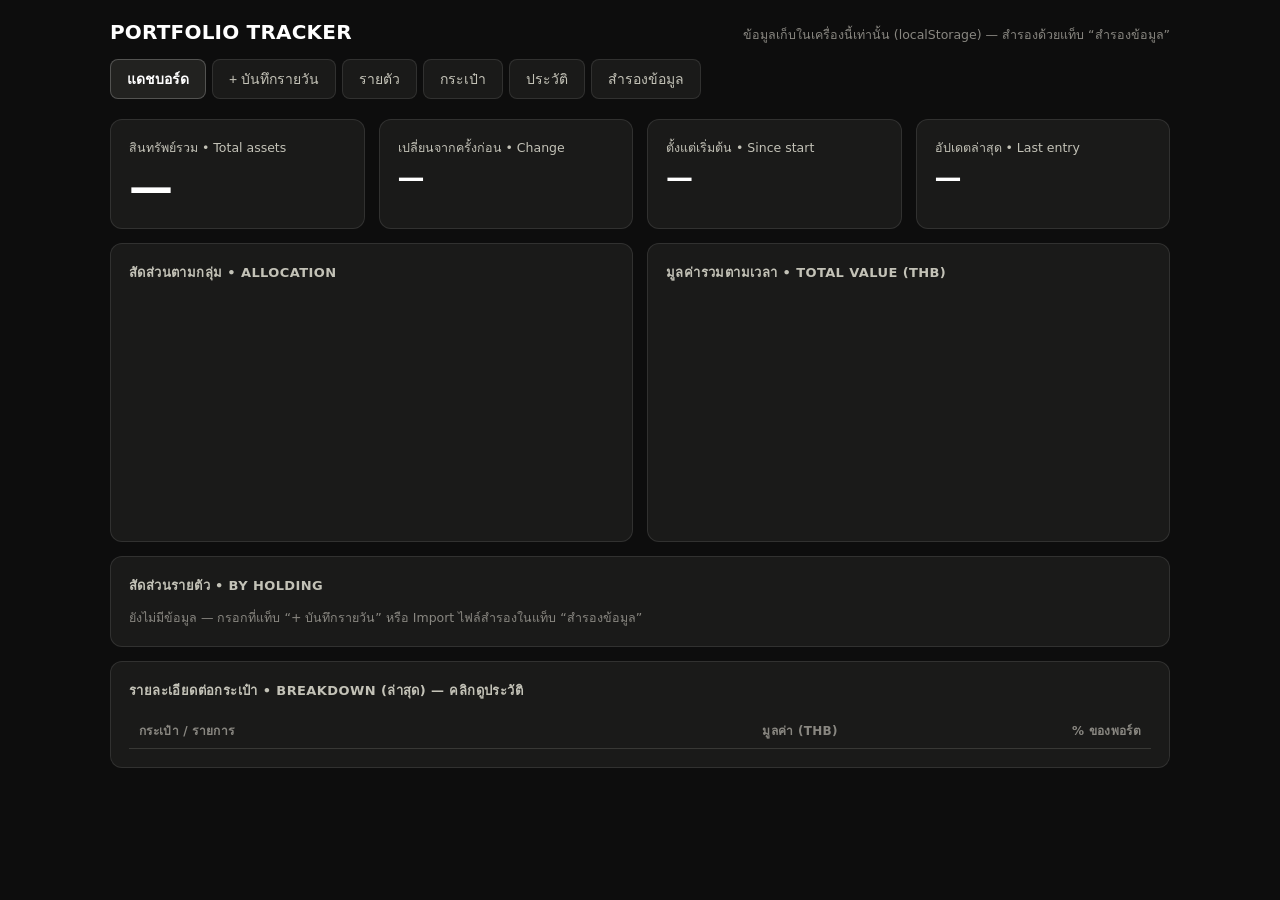
<file: index.html>
<!DOCTYPE html>
<html lang="th">
<head>
<meta charset="UTF-8">
<meta name="viewport" content="width=device-width, initial-scale=1.0">
<title>Portfolio Tracker — Emil</title>
<style>
  :root{
    --page:#0d0d0d; --surface:#1a1a19; --surface2:#222220;
    --ink:#ffffff; --ink2:#c3c2b7; --muted:#898781;
    --grid:#2c2c2a; --baseline:#383835; --border:rgba(255,255,255,0.10);
    --s1:#3987e5; --s2:#199e70; --s3:#c98500; --s4:#008300;
    --s5:#9085e9; --s6:#e66767; --s7:#d55181;
    --good:#0ca30c; --bad:#d03b3b;
  }
  *{box-sizing:border-box;margin:0;padding:0}
  body{background:var(--page);color:var(--ink);
       font-family:system-ui,-apple-system,"Segoe UI",sans-serif;
       min-height:100vh;padding:20px 16px 48px}
  .wrap{max-width:1060px;margin:0 auto}
  header{display:flex;align-items:baseline;justify-content:space-between;
         flex-wrap:wrap;gap:8px;margin-bottom:14px}
  header h1{font-size:20px;font-weight:650;letter-spacing:.2px}
  header .sub{color:var(--muted);font-size:12.5px}
  #storewarn{display:none;background:#3a2b00;border:1px solid #8a6d00;color:#ffd866;
    font-size:13px;border-radius:10px;padding:10px 14px;margin-bottom:14px;line-height:1.5}
  nav{display:flex;gap:6px;margin-bottom:20px;flex-wrap:wrap}
  nav button{background:var(--surface);color:var(--ink2);border:1px solid var(--border);
             padding:8px 16px;border-radius:8px;font-size:14px;cursor:pointer}
  nav button:hover{color:var(--ink)}
  nav button.on{background:var(--surface2);color:var(--ink);border-color:rgba(255,255,255,.22);font-weight:600}
  .tab{display:none}.tab.on{display:block}
  .card{background:var(--surface);border:1px solid var(--border);border-radius:12px;padding:18px}
  .grid3{display:grid;grid-template-columns:repeat(auto-fit,minmax(210px,1fr));gap:14px;margin-bottom:14px}
  .grid2{display:grid;grid-template-columns:repeat(auto-fit,minmax(330px,1fr));gap:14px;margin-bottom:14px}
  .tile .lbl{font-size:12.5px;color:var(--ink2);margin-bottom:6px}
  .tile .val{font-size:44px;font-weight:650;line-height:1.05}
  .tile .val.mid{font-size:27px}
  .tile .delta{font-size:14px;margin-top:6px;font-weight:600}
  .up{color:var(--good)} .down{color:var(--bad)} .flat{color:var(--muted)}
  h2.sec{font-size:13px;font-weight:600;color:var(--ink2);letter-spacing:.4px;
         text-transform:uppercase;margin-bottom:12px}
  table{width:100%;border-collapse:collapse;font-size:14px}
  th{color:var(--muted);font-weight:600;text-align:left;font-size:12px;
     letter-spacing:.3px;padding:8px 10px;border-bottom:1px solid var(--baseline);white-space:nowrap}
  td{padding:9px 10px;border-bottom:1px solid var(--grid);
     font-variant-numeric:tabular-nums;white-space:nowrap}
  td.num,th.num{text-align:right}
  .swatch{display:inline-block;width:10px;height:10px;border-radius:3px;margin-right:8px;vertical-align:1px;flex:none}
  .legend{list-style:none;font-size:13.5px}
  .legend li{display:flex;align-items:center;gap:8px;padding:6px 0;border-bottom:1px solid var(--grid)}
  .legend li:last-child{border-bottom:0}
  .legend .nm{color:var(--ink2);flex:1}
  .legend .v{font-variant-numeric:tabular-nums}
  .legend .pc{color:var(--muted);width:52px;text-align:right;font-variant-numeric:tabular-nums}
  .chartbox{position:relative}
  .tt{position:absolute;pointer-events:none;background:var(--surface2);
      border:1px solid var(--border);border-radius:8px;padding:8px 11px;
      font-size:12.5px;display:none;z-index:5;white-space:nowrap;
      box-shadow:0 4px 14px rgba(0,0,0,.45)}
  .tt .t-val{font-size:15px;font-weight:650}
  .tt .t-lbl{color:var(--muted);margin-top:2px}
  form .row,.frow{display:grid;grid-template-columns:200px 1fr;gap:10px;align-items:center;margin-bottom:11px}
  form label,.frow label{font-size:13.5px;color:var(--ink2)}
  input[type=date],input[type=number],input[type=text],select{
     background:var(--page);border:1px solid var(--baseline);color:var(--ink);
     padding:9px 12px;border-radius:8px;font-size:15px;width:100%;max-width:260px;
     font-variant-numeric:tabular-nums;font-family:inherit}
  input:focus,select:focus{outline:none;border-color:var(--s1)}
  .subhead{display:flex;align-items:center;gap:8px;font-size:12px;font-weight:600;
     color:var(--muted);letter-spacing:.4px;text-transform:uppercase;
     margin:16px 0 9px;padding-top:12px;border-top:1px solid var(--grid)}
  .btn{background:var(--s1);color:#fff;border:none;padding:10px 22px;border-radius:8px;
       font-size:14.5px;font-weight:600;cursor:pointer}
  .btn.ghost{background:var(--surface2);color:var(--ink2);border:1px solid var(--border)}
  .btn.danger{background:var(--bad)}
  .btn.sm{padding:6px 12px;font-size:13px}
  .btn:hover{filter:brightness(1.1)}
  .msg{font-size:13.5px;margin-top:10px;min-height:18px}
  .del{background:none;border:none;color:var(--muted);cursor:pointer;font-size:14px;padding:2px 8px;border-radius:6px}
  .del:hover{color:var(--bad)}
  .del.armed{color:#fff;background:var(--bad)}
  .note{font-size:12.5px;color:var(--muted);line-height:1.6}
  .hb-row{display:grid;grid-template-columns:minmax(150px,230px) 1fr 96px 54px;gap:10px;align-items:center;
     padding:5px 4px;border-radius:8px;cursor:pointer}
  .hb-row:hover{background:var(--surface2)}
  .hb-name{font-size:13px;color:var(--ink2);white-space:nowrap;overflow:hidden;text-overflow:ellipsis;display:flex;align-items:center}
  .hb-track{background:var(--surface2);border-radius:4px;height:14px}
  .hb-fill{height:100%;border-radius:0 4px 4px 0}
  .hb-val{font-size:12.5px;text-align:right;font-variant-numeric:tabular-nums}
  .hb-pc{font-size:12.5px;color:var(--muted);text-align:right;font-variant-numeric:tabular-nums}
  #d-breakdown tbody tr{cursor:pointer}
  #d-breakdown tbody tr:hover td{background:var(--surface2)}
  #he-table input,#he-table select,#ac-table input,#ac-table select{
     padding:6px 9px;border-radius:6px;font-size:13.5px}
  .w-name{width:170px!important} .w-val{width:110px!important;text-align:right}
  .w-sel{width:auto!important;max-width:130px}
  .ovl{position:fixed;inset:0;background:rgba(0,0,0,.6);display:none;z-index:50;padding:16px}
  .ovl.on{display:flex;align-items:flex-start;justify-content:center}
  .ovl .box{background:var(--surface);border:1px solid var(--border);border-radius:14px;
     max-width:500px;width:100%;max-height:86vh;overflow:auto;padding:18px;margin-top:4vh}
  .ovl .box h3{font-size:16px;font-weight:650;margin-bottom:2px;display:flex;align-items:center}
  .ovl .box .gname{font-size:12.5px;color:var(--muted);margin-bottom:12px}
  @media (max-width:560px){ .tile .val{font-size:33px}
    form .row,.frow{grid-template-columns:1fr;gap:4px}
    .hb-row{grid-template-columns:104px 1fr 82px 46px;gap:6px} }
</style>
</head>
<body>
<div class="wrap">
  <header>
    <h1>PORTFOLIO TRACKER</h1>
    <div class="sub">ข้อมูลเก็บในเครื่องนี้เท่านั้น (localStorage) — สำรองด้วยแท็บ “สำรองข้อมูล”</div>
  </header>
  <div id="storewarn">⚠️ เบราว์เซอร์/หน้านี้บันทึกข้อมูลถาวรไม่ได้ (localStorage ถูกบล็อก) — ข้อมูลจะหายเมื่อปิดหน้า
    ให้ใช้ลิงก์เว็บจริงที่ผมส่งให้ หรือกด Export JSON เก็บไว้ก่อนปิดทุกครั้ง</div>

  <nav>
    <button data-tab="dash" class="on">แดชบอร์ด</button>
    <button data-tab="add">+ บันทึกรายวัน</button>
    <button data-tab="hold">รายตัว</button>
    <button data-tab="acc">กระเป๋า</button>
    <button data-tab="hist">ประวัติ</button>
    <button data-tab="bak">สำรองข้อมูล</button>
  </nav>

  <!-- ══════════ DASHBOARD ══════════ -->
  <section class="tab on" id="tab-dash">
    <div class="grid3">
      <div class="card tile">
        <div class="lbl">สินทรัพย์รวม • Total assets</div>
        <div class="val" id="d-total">—</div>
      </div>
      <div class="card tile">
        <div class="lbl">เปลี่ยนจากครั้งก่อน • Change</div>
        <div class="val mid" id="d-diff">—</div>
        <div class="delta" id="d-pct"></div>
      </div>
      <div class="card tile">
        <div class="lbl" id="d-since-lbl">ตั้งแต่เริ่มต้น • Since start</div>
        <div class="val mid" id="d-since">—</div>
        <div class="delta" id="d-sincepct"></div>
      </div>
      <div class="card tile">
        <div class="lbl">อัปเดตล่าสุด • Last entry</div>
        <div class="val mid" id="d-date">—</div>
        <div class="delta flat" id="d-count"></div>
      </div>
    </div>

    <div class="grid2">
      <div class="card">
        <h2 class="sec">สัดส่วนตามกลุ่ม • Allocation</h2>
        <div class="chartbox" id="donut-box" style="display:flex;gap:18px;align-items:center;flex-wrap:wrap">
          <svg id="donut" width="170" height="170" viewBox="0 0 170 170" role="img" aria-label="สัดส่วนสินทรัพย์"></svg>
          <ul class="legend" id="donut-legend" style="flex:1;min-width:200px"></ul>
          <div class="tt" id="donut-tt"></div>
        </div>
      </div>
      <div class="card">
        <h2 class="sec">มูลค่ารวมตามเวลา • Total value (THB)</h2>
        <div class="chartbox">
          <svg id="line" viewBox="0 0 520 240" style="width:100%;height:auto" role="img" aria-label="มูลค่ารวมตามเวลา"></svg>
          <div class="tt" id="line-tt"></div>
        </div>
      </div>
    </div>

    <div class="card" style="margin-bottom:14px">
      <h2 class="sec">สัดส่วนรายตัว • By holding <span id="hb-asof" style="text-transform:none;font-weight:400;color:var(--muted)"></span></h2>
      <div id="hbars"></div>
      <div class="note" id="hb-note" style="margin-top:10px"></div>
    </div>

    <div class="card">
      <h2 class="sec">รายละเอียดต่อกระเป๋า • Breakdown (ล่าสุด) — คลิกดูประวัติ</h2>
      <div style="overflow-x:auto">
      <table id="d-breakdown">
        <thead><tr><th>กระเป๋า / รายการ</th><th class="num">มูลค่า (THB)</th><th class="num">% ของพอร์ต</th></tr></thead>
        <tbody></tbody>
      </table>
      </div>
    </div>
  </section>

  <!-- ══════════ ADD ══════════ -->
  <section class="tab" id="tab-add">
    <div class="card" style="max-width:600px">
      <h2 class="sec">บันทึกมูลค่าของวัน</h2>
      <form id="f">
        <div class="row"><label for="f-date">วันที่</label><input type="date" id="f-date" required></div>
        <div class="row"><label for="f-fx">FX (USD→THB)</label><input type="number" step="0.01" id="f-fx" required></div>
        <div id="f-fields"></div>
        <div style="margin-top:16px">
          <button class="btn" type="submit">บันทึก</button>
        </div>
        <div class="msg" id="f-msg"></div>
      </form>
      <p class="note" style="margin-top:10px">อยากเพิ่มกระเป๋าใหม่ / เปลี่ยนชื่อ → ไปที่แท็บ “กระเป๋า”</p>
    </div>
  </section>

  <!-- ══════════ HOLDINGS ══════════ -->
  <section class="tab" id="tab-hold">
    <div class="card">
      <h2 class="sec">มูลค่ารายตัว (อัปเดตเป็นครั้งคราว ไม่ต้องทุกวัน)</h2>
      <p class="note" style="margin-bottom:12px">
        หุ้น US กรอกเป็น <b>USD</b> (แปลงบาทด้วย FX ล่าสุดจากบันทึกรายวัน) • กองทุนไทย/ทองคำ กรอกเป็น <b>บาท</b> •
        เงินสดไม่ต้องกรอก ดึงจากบันทึกรายวันอัตโนมัติ<br>
        กด “บันทึกรายตัว” ทุกครั้งที่อัปเดต — ระบบเก็บเป็นประวัติรายครั้ง คลิกชื่อในแดชบอร์ดเพื่อดูย้อนหลัง</p>
      <div style="overflow-x:auto">
      <table id="he-table">
        <thead><tr><th>ชื่อ</th><th>กลุ่ม</th><th>สกุล</th><th class="num">มูลค่า</th><th></th></tr></thead>
        <tbody></tbody>
      </table>
      </div>
      <div style="display:flex;gap:10px;margin-top:14px;flex-wrap:wrap">
        <button class="btn" id="he-save">บันทึกรายตัว</button>
        <button class="btn ghost" id="he-add">+ เพิ่มรายการ</button>
      </div>
      <div class="msg" id="he-msg"></div>
    </div>
  </section>

  <!-- ══════════ WALLET MANAGER ══════════ -->
  <section class="tab" id="tab-acc">
    <div class="card" style="max-width:720px">
      <h2 class="sec">กระเป๋า / รายการที่บันทึกทุกวัน</h2>
      <p class="note" style="margin-bottom:12px">
        เปลี่ยนชื่อ เปลี่ยนกลุ่ม หรือเพิ่มกระเป๋าใหม่ (เช่น ทองคำ, ETF, หุ้นรายตัว) ได้ที่นี่ —
        ช่องกรอกในหน้า “บันทึกรายวัน” จะเปลี่ยนตามอัตโนมัติ</p>
      <div style="overflow-x:auto">
      <table id="ac-table">
        <thead><tr><th>ชื่อ</th><th>กลุ่ม</th><th>สกุล</th><th></th></tr></thead>
        <tbody></tbody>
      </table>
      </div>
      <div style="display:flex;gap:10px;margin-top:14px;flex-wrap:wrap">
        <button class="btn" id="ac-save">บันทึกการแก้ไข</button>
        <button class="btn ghost" id="ac-add">+ เพิ่มกระเป๋า</button>
      </div>
      <div class="msg" id="ac-msg"></div>
      <div id="ac-archived"></div>
      <p class="note" style="margin-top:12px">
        การ “ซ่อน” จะเอากระเป๋าออกจากฟอร์มบันทึกรายวัน แต่<b>ประวัติเก่ายังอยู่ครบ</b> กู้คืนได้ตลอด</p>
    </div>
  </section>

  <!-- ══════════ HISTORY ══════════ -->
  <section class="tab" id="tab-hist">
    <div class="card">
      <h2 class="sec">ประวัติทั้งหมด (มูลค่าเป็น THB) — กด ✕ สองครั้งเพื่อลบ</h2>
      <div style="overflow-x:auto">
      <table id="h-table"><thead></thead><tbody></tbody></table>
      </div>
    </div>
  </section>

  <!-- ══════════ BACKUP ══════════ -->
  <section class="tab" id="tab-bak">
    <div class="card" style="max-width:560px">
      <h2 class="sec">สำรอง / กู้คืนข้อมูล</h2>
      <p class="note" style="margin-bottom:14px">
        ข้อมูลอยู่ใน localStorage ของเบราว์เซอร์นี้ — แนะนำกด Export เก็บไฟล์ไว้เป็นระยะ
        และใช้ไฟล์เดิมย้ายข้อมูลไปเครื่องอื่นได้</p>
      <div style="display:flex;gap:10px;flex-wrap:wrap">
        <button class="btn" id="b-export">Export JSON</button>
        <label class="btn ghost" style="display:inline-block;cursor:pointer">Import JSON
          <input type="file" id="b-import" accept=".json" style="display:none"></label>
        <button class="btn danger" id="b-clear">ล้างข้อมูลทั้งหมด</button>
      </div>
      <div class="msg" id="b-msg"></div>
    </div>
  </section>
</div>

<!-- detail overlay -->
<div class="ovl" id="ovl">
  <div class="box">
    <h3 id="ov-title"></h3>
    <div class="gname" id="ov-grp"></div>
    <svg id="ov-spark" viewBox="0 0 440 70" style="width:100%;height:auto;margin-bottom:10px"></svg>
    <div style="overflow-x:auto">
    <table id="ov-table">
      <thead><tr><th>วันที่</th><th class="num">มูลค่า (THB)</th><th class="num">เปลี่ยน</th><th class="num">%</th></tr></thead>
      <tbody></tbody>
    </table>
    </div>
    <div style="margin-top:14px;text-align:right">
      <button class="btn ghost" id="ov-close">ปิด</button>
    </div>
  </div>
</div>

<script>
"use strict";
/* ══════════ constants ══════════ */
const KEY3="emil_portfolio_v2", KEY1="emil_portfolio_v1", KEY2="emil_portfolio_holdings_v1";
const DEPLOY_EMPTY=true;   /* เวอร์ชันเว็บสาธารณะ เริ่มจากค่าว่าง (กรอกเอง/Import) */
const SLOT={us:"var(--s1)",fund:"var(--s2)",tax:"var(--s3)",cash:"var(--s4)",
            gold:"var(--s5)",etf:"var(--s6)",other:"var(--s7)"};
const GROUPS=[["us","หุ้น US"],["fund","กองทุนรวม"],["tax","ลดหย่อนภาษี"],["cash","เงินสด"],
              ["gold","ทองคำ"],["etf","ETF"],["other","อื่นๆ"]];
const GNAME=Object.fromEntries(GROUPS);

const DEF_ACCOUNTS=[
  {id:"dime",  name:"Dime! หุ้น US",          grp:"us",   cur:"USD", off:false},
  {id:"wxgen", name:"WealthX ทั่วไป",          grp:"fund", cur:"THB", off:false},
  {id:"wxtax", name:"WealthX ลดหย่อนภาษี",     grp:"tax",  cur:"THB", off:false},
  {id:"bank",  name:"เงินสด • ธนาคาร",         grp:"cash", cur:"THB", off:false},
  {id:"dsave", name:"เงินสด • Dime Save",      grp:"cash", cur:"THB", off:false},
  {id:"fcd",   name:"เงินสด • Dime FCD (ดอกเบี้ย 4.5%)", grp:"cash", cur:"USD", off:false},
];
/* เงินสดธนาคาร = 2,000.00 ตั้งแต่วันแรก */
const SEED_ENTRIES=[
  {date:"2026-06-27",fx:32.87,vals:{dime:129.06,wxgen:13681.96,wxtax:3054.18,bank:2000.00,dsave:0.33,fcd:7.34}},
  {date:"2026-06-30",fx:33.20,vals:{dime:134.03,wxgen:13747.49,wxtax:3047.01,bank:2000.00,dsave:0.33,fcd:7.34}},
  {date:"2026-07-01",fx:33.24,vals:{dime:135.05,wxgen:13832.44,wxtax:3047.54,bank:2000.00,dsave:0.33,fcd:7.34}},
  {date:"2026-07-02",fx:33.28,vals:{dime:135.17,wxgen:13832.44,wxtax:3047.54,bank:2000.00,dsave:0.33,fcd:7.34}},
];
const HOLD_SEED={snaps:[{asof:"2026-07-02",items:[
  {name:"TSLA",grp:"us",cur:"USD",val:36.70},
  {name:"LLY",grp:"us",cur:"USD",val:31.58},
  {name:"GOOGL",grp:"us",cur:"USD",val:28.95},
  {name:"NVDA",grp:"us",cur:"USD",val:28.36},
  {name:"XOM",grp:"us",cur:"USD",val:9.58},
  {name:"TLUS500-UH-X",grp:"fund",cur:"THB",val:6460.48},
  {name:"TLWORLD-X",grp:"fund",cur:"THB",val:3229.26},
  {name:"LHGRID",grp:"fund",cur:"THB",val:3039.96},
  {name:"TLUSHD-UH",grp:"fund",cur:"THB",val:1102.74},
  {name:"K-ESGSI-ThaiESG",grp:"tax",cur:"THB",val:3047.54},
]}]};

/* ══════════ storage (with block detection) ══════════ */
let storageOK=true;
try{ localStorage.setItem("__t","1"); localStorage.removeItem("__t"); }
catch(e){ storageOK=false; }
if(!storageOK) document.getElementById("storewarn").style.display="block";

function jload(k){ try{const s=localStorage.getItem(k); if(s) return JSON.parse(s);}catch(e){} return null; }
function jsave(k,v){ try{ localStorage.setItem(k,JSON.stringify(v)); }
  catch(e){ if(storageOK){storageOK=false; document.getElementById("storewarn").style.display="block";} } }

function migrateV1(arr){
  return arr.map(e=>({date:e.date,fx:e.fx,vals:{
    dime:e.usd, wxgen:e.gen, wxtax:e.tax,
    bank:Math.max(0,Math.round((e.cash-0.33-7.34*e.fx)*100)/100),
    dsave:0.33, fcd:7.34}}));
}
let db=jload(KEY3);
if(!db){
  const v1=jload(KEY1);
  db={accounts:JSON.parse(JSON.stringify(DEF_ACCOUNTS)),
      entries:(Array.isArray(v1)&&v1.length)?migrateV1(v1)
              :(DEPLOY_EMPTY?[]:JSON.parse(JSON.stringify(SEED_ENTRIES)))};
  saveDb();
}
function saveDb(){ jsave(KEY3,db); }

let holds=jload(KEY2);
if(holds && !holds.snaps){
  holds={snaps:[{asof:holds.asof||"2026-07-02",items:holds.items||[]}]};
}
if(!holds){ holds=DEPLOY_EMPTY?{snaps:[]}:JSON.parse(JSON.stringify(HOLD_SEED)); }
holds.snaps.forEach(s=>s.items.forEach(h=>{
  if(h.grp==="dime")h.grp="us"; if(h.grp==="gen")h.grp="fund"; }));
saveHolds();
function saveHolds(){ jsave(KEY2,holds); }
function latestSnap(){
  if(!holds.snaps.length) return null;
  return holds.snaps.slice().sort((a,b)=>a.asof<b.asof?-1:1)[holds.snaps.length-1];
}

/* ══════════ helpers ══════════ */
const fmt=(n,d=2)=>n.toLocaleString("th-TH",{minimumFractionDigits:d,maximumFractionDigits:d});
const sorted=()=>db.entries.slice().sort((a,b)=>a.date<b.date?-1:1);
const accById=id=>db.accounts.find(a=>a.id===id);
const active=()=>db.accounts.filter(a=>!a.off);
function thbVal(e,id){
  const v=e.vals[id]; if(v==null) return 0;
  const a=accById(id);
  return (a&&a.cur==="USD")? v*e.fx : v;
}
function totalOf(e){ return Object.keys(e.vals).reduce((s,id)=>s+thbVal(e,id),0); }
function groupTotals(e){
  const g={};
  Object.keys(e.vals).forEach(id=>{
    const a=accById(id), k=a?a.grp:"other";
    g[k]=(g[k]||0)+thbVal(e,id);
  });
  return g;
}
const grpColor=k=>SLOT[k]||SLOT.other;
function fxForDate(d){
  const es=sorted(); if(!es.length) return 33;
  let best=es[0];
  es.forEach(e=>{ if(e.date<=d) best=e; });
  return best.fx;
}
function armConfirm(btn,fn){
  if(btn.dataset.armed){ delete btn.dataset.armed; fn(); return; }
  btn.dataset.armed="1"; btn.classList.add("armed");
  const old=btn.textContent; btn.textContent="ยืนยัน?";
  setTimeout(()=>{ if(btn.isConnected && btn.dataset.armed){
    delete btn.dataset.armed; btn.classList.remove("armed"); btn.textContent=old; } },2600);
}

/* ══════════ tabs ══════════ */
document.querySelectorAll("nav button").forEach(b=>{
  b.addEventListener("click",()=>{
    document.querySelectorAll("nav button").forEach(x=>x.classList.remove("on"));
    document.querySelectorAll(".tab").forEach(x=>x.classList.remove("on"));
    b.classList.add("on");
    document.getElementById("tab-"+b.dataset.tab).classList.add("on");
    if(b.dataset.tab==="dash") renderDash();
    if(b.dataset.tab==="hist") renderHist();
    if(b.dataset.tab==="add") renderForm();
    if(b.dataset.tab==="hold") renderHoldEditor();
    if(b.dataset.tab==="acc") renderAcc();
  });
});

/* ══════════ dashboard ══════════ */
function renderDash(){
  const es=sorted();
  const totalEl=document.getElementById("d-total");
  if(!es.length){
    totalEl.textContent="—";
    document.getElementById("hb-note").textContent=
      "ยังไม่มีข้อมูล — กรอกที่แท็บ “+ บันทึกรายวัน” หรือ Import ไฟล์สำรองในแท็บ “สำรองข้อมูล”";
    return;
  }
  const last=es[es.length-1], prev=es.length>1?es[es.length-2]:null, first=es[0];
  totalEl.textContent=fmt(totalOf(last),0)+" ฿";
  const diffEl=document.getElementById("d-diff"), pctEl=document.getElementById("d-pct");
  if(prev){
    const d=totalOf(last)-totalOf(prev), p=d/totalOf(prev)*100;
    diffEl.textContent=(d>=0?"+":"−")+fmt(Math.abs(d));
    diffEl.className="val mid "+(d>0.005?"up":d<-0.005?"down":"flat");
    pctEl.textContent=(d>=0?"+":"−")+Math.abs(p).toFixed(2)+"%  (เทียบ "+prev.date+")";
    pctEl.className="delta "+(d>0.005?"up":d<-0.005?"down":"flat");
  }else{ diffEl.textContent="—"; pctEl.textContent="ยังไม่มีข้อมูลก่อนหน้า"; }
  const sEl=document.getElementById("d-since"), spEl=document.getElementById("d-sincepct");
  document.getElementById("d-since-lbl").textContent="ตั้งแต่เริ่มต้น • Since "+first.date;
  if(es.length>1){
    const d0=totalOf(last)-totalOf(first), p0=d0/totalOf(first)*100;
    sEl.textContent=(d0>=0?"+":"−")+fmt(Math.abs(d0));
    sEl.className="val mid "+(d0>0.005?"up":d0<-0.005?"down":"flat");
    spEl.textContent=(d0>=0?"+":"−")+Math.abs(p0).toFixed(2)+"%  (ทุนตั้งต้น "+fmt(totalOf(first),0)+")";
    spEl.className="delta "+(d0>0.005?"up":d0<-0.005?"down":"flat");
  }else{ sEl.textContent="—"; spEl.textContent=""; }
  document.getElementById("d-date").textContent=last.date;
  document.getElementById("d-count").textContent=es.length+" รายการ";

  const t=totalOf(last);
  const tb=document.querySelector("#d-breakdown tbody"); tb.textContent="";
  db.accounts.forEach(a=>{
    if(last.vals[a.id]==null) return;
    const v=thbVal(last,a.id);
    const tr=document.createElement("tr");
    const td1=document.createElement("td");
    const sw=document.createElement("span"); sw.className="swatch"; sw.style.background=grpColor(a.grp);
    td1.appendChild(sw); td1.appendChild(document.createTextNode(a.name+(a.off?" (ซ่อนอยู่)":"")));
    const td2=document.createElement("td"); td2.className="num"; td2.textContent=fmt(v);
    const td3=document.createElement("td"); td3.className="num"; td3.textContent=(v/t*100).toFixed(1)+"%";
    tr.append(td1,td2,td3);
    tr.addEventListener("click",()=>showWalletDetail(a));
    tb.appendChild(tr);
  });
  const trT=document.createElement("tr"); trT.style.fontWeight="650"; trT.style.cursor="default";
  const c1=document.createElement("td"); c1.textContent="รวมทั้งหมด";
  const c2=document.createElement("td"); c2.className="num"; c2.textContent=fmt(t);
  const c3=document.createElement("td"); c3.className="num"; c3.textContent="100%";
  trT.append(c1,c2,c3); tb.appendChild(trT);

  drawDonut(groupTotals(last),t);
  drawLine(es);
  renderHoldBars(last);
}

/* ── donut ── */
function polar(cx,cy,r,a){ return [cx+r*Math.cos(a-Math.PI/2), cy+r*Math.sin(a-Math.PI/2)]; }
function arcPath(cx,cy,r0,r1,a0,a1){
  const [x0,y0]=polar(cx,cy,r1,a0),[x1,y1]=polar(cx,cy,r1,a1),
        [x2,y2]=polar(cx,cy,r0,a1),[x3,y3]=polar(cx,cy,r0,a0),
        big=(a1-a0)>Math.PI?1:0;
  return `M${x0} ${y0} A${r1} ${r1} 0 ${big} 1 ${x1} ${y1} L${x2} ${y2} A${r0} ${r0} 0 ${big} 0 ${x3} ${y3} Z`;
}
function drawDonut(gt,t){
  const svg=document.getElementById("donut"), tt=document.getElementById("donut-tt");
  svg.textContent="";
  const parts=GROUPS.filter(([k])=>gt[k]>0).map(([k,n])=>({k,n,v:gt[k]}));
  const cx=85,cy=85,r0=52,r1=80,pad=2/66;
  let a=0;
  parts.forEach(p=>{
    const frac=p.v/t, a1=a+frac*2*Math.PI;
    const path=document.createElementNS("http://www.w3.org/2000/svg","path");
    path.setAttribute("d",arcPath(cx,cy,r0,r1,a+pad/2,Math.max(a+pad,a1-pad/2)));
    path.setAttribute("fill",grpColor(p.k));
    path.addEventListener("pointermove",ev=>{
      const box=document.getElementById("donut-box").getBoundingClientRect();
      tt.style.display="block";
      tt.style.left=Math.min(ev.clientX-box.left+14,box.width-160)+"px";
      tt.style.top=(ev.clientY-box.top+14)+"px";
      tt.textContent="";
      const v=document.createElement("div"); v.className="t-val";
      v.textContent=fmt(p.v)+" ฿  ("+(frac*100).toFixed(1)+"%)";
      const l=document.createElement("div"); l.className="t-lbl"; l.textContent=p.n;
      tt.append(v,l);
      svg.querySelectorAll("path").forEach(x=>x.style.opacity=".55");
      path.style.opacity="1";
    });
    path.addEventListener("pointerleave",()=>{ tt.style.display="none";
      svg.querySelectorAll("path").forEach(x=>x.style.opacity="1"); });
    svg.appendChild(path);
    a=a1;
  });
  const lg=document.getElementById("donut-legend"); lg.textContent="";
  parts.forEach(p=>{
    const li=document.createElement("li");
    const sw=document.createElement("span"); sw.className="swatch"; sw.style.background=grpColor(p.k);
    const nm=document.createElement("span"); nm.className="nm"; nm.textContent=p.n;
    const v=document.createElement("span"); v.className="v"; v.textContent=fmt(p.v);
    const pc=document.createElement("span"); pc.className="pc"; pc.textContent=(p.v/t*100).toFixed(1)+"%";
    li.append(sw,nm,v,pc); lg.appendChild(li);
  });
}

/* ── line chart ── */
function drawLine(es){
  const svg=document.getElementById("line"), tt=document.getElementById("line-tt");
  svg.textContent="";
  const W=520,H=240,L=64,R=16,T=14,B=30;
  const ts=es.map(totalOf);
  let lo=Math.min(...ts), hi=Math.max(...ts);
  if(lo===hi){lo-=100;hi+=100;}
  const padY=(hi-lo)*0.15; lo-=padY; hi+=padY;
  const step=Math.pow(10,Math.floor(Math.log10(hi-lo)))/2;
  lo=Math.floor(lo/step)*step; hi=Math.ceil(hi/step)*step;
  const X=i=>es.length===1?(L+(W-L-R)/2):L+(W-L-R)*i/(es.length-1);
  const Y=v=>T+(H-T-B)*(1-(v-lo)/(hi-lo));
  const NS="http://www.w3.org/2000/svg";
  const el=(n,at)=>{const e=document.createElementNS(NS,n);for(const k in at)e.setAttribute(k,at[k]);return e;};
  const nTick=4;
  for(let i=0;i<=nTick;i++){
    const v=lo+(hi-lo)*i/nTick, y=Y(v);
    svg.appendChild(el("line",{x1:L,x2:W-R,y1:y,y2:y,stroke:"var(--grid)","stroke-width":1}));
    const tx=el("text",{x:L-8,y:y+4,"text-anchor":"end","font-size":10.5,fill:"var(--muted)"});
    tx.textContent=Math.round(v).toLocaleString("th-TH");
    svg.appendChild(tx);
  }
  svg.appendChild(el("line",{x1:L,x2:W-R,y1:H-B,y2:H-B,stroke:"var(--baseline)","stroke-width":1}));
  const idxs=es.length<=3?es.map((_,i)=>i):[0,Math.floor((es.length-1)/2),es.length-1];
  [...new Set(idxs)].forEach(i=>{
    const tx=el("text",{x:X(i),y:H-9,"text-anchor":"middle","font-size":10.5,fill:"var(--muted)"});
    tx.textContent=es[i].date.slice(5);
    svg.appendChild(tx);
  });
  const pts=es.map((e,i)=>[X(i),Y(totalOf(e))]);
  if(es.length>1){
    const dArea="M"+pts.map(p=>p[0]+" "+p[1]).join(" L ")+` L ${pts[pts.length-1][0]} ${H-B} L ${pts[0][0]} ${H-B} Z`;
    svg.appendChild(el("path",{d:dArea,fill:"var(--s1)",opacity:.1}));
    svg.appendChild(el("path",{d:"M"+pts.map(p=>p[0]+" "+p[1]).join(" L "),fill:"none",
      stroke:"var(--s1)","stroke-width":2,"stroke-linejoin":"round","stroke-linecap":"round"}));
  }
  const cross=el("line",{y1:T,y2:H-B,stroke:"var(--baseline)","stroke-width":1,visibility:"hidden"});
  svg.appendChild(cross);
  pts.forEach(p=>{
    svg.appendChild(el("circle",{cx:p[0],cy:p[1],r:6,fill:"var(--surface)"}));
    svg.appendChild(el("circle",{cx:p[0],cy:p[1],r:4,fill:"var(--s1)"}));
  });
  const lastP=pts[pts.length-1];
  const lb=el("text",{x:Math.min(lastP[0],W-R-4),y:lastP[1]-12,"text-anchor":"end","font-size":11.5,
                       "font-weight":650,fill:"var(--ink2)"});
  lb.textContent=fmt(ts[ts.length-1],0);
  svg.appendChild(lb);
  svg.style.touchAction="none";
  svg.addEventListener("pointermove",ev=>{
    const r=svg.getBoundingClientRect();
    const mx=(ev.clientX-r.left)*(W/r.width);
    let best=0,bd=1e9;
    pts.forEach((p,i)=>{const d=Math.abs(p[0]-mx); if(d<bd){bd=d;best=i;}});
    cross.setAttribute("x1",pts[best][0]); cross.setAttribute("x2",pts[best][0]);
    cross.setAttribute("visibility","visible");
    const host=svg.parentElement.getBoundingClientRect();
    tt.style.display="block";
    const px=pts[best][0]*(r.width/W)+r.left-host.left;
    tt.style.left=Math.min(px+12,host.width-150)+"px";
    tt.style.top=(pts[best][1]*(r.height/H)+r.top-host.top-14)+"px";
    tt.textContent="";
    const v=document.createElement("div"); v.className="t-val"; v.textContent=fmt(ts[best])+" ฿";
    const l=document.createElement("div"); l.className="t-lbl"; l.textContent=es[best].date;
    tt.append(v,l);
  });
  svg.addEventListener("pointerleave",()=>{ tt.style.display="none"; cross.setAttribute("visibility","hidden"); });
}

/* ── by-holding bars ── */
function holdThb(h,fx){ return h.cur==="USD"? h.val*fx : h.val; }
function renderHoldBars(last){
  const box=document.getElementById("hbars"); box.textContent="";
  const snap=latestSnap();
  document.getElementById("hb-asof").textContent=snap?("(อัปเดตรายตัว "+snap.asof+" — คลิกดูประวัติ)"):"";
  const rows=snap?snap.items.map(h=>({name:h.name,grp:h.grp,thb:holdThb(h,last.fx),hold:true})):[];
  const cashT=Object.keys(last.vals).reduce((s,id)=>{
    const a=accById(id); return s+((a&&a.grp==="cash")?thbVal(last,id):0);},0);
  if(cashT>0) rows.push({name:"เงินสด / Cash",grp:"cash",thb:cashT,hold:false});
  rows.sort((a,b)=>b.thb-a.thb);
  const t=rows.reduce((s,r)=>s+r.thb,0), mx=rows[0]?rows[0].thb:1;
  rows.forEach(r=>{
    const row=document.createElement("div"); row.className="hb-row";
    const nm=document.createElement("div"); nm.className="hb-name";
    const sw=document.createElement("span"); sw.className="swatch"; sw.style.background=grpColor(r.grp);
    nm.appendChild(sw); nm.appendChild(document.createTextNode(r.name)); nm.title=r.name;
    const tr=document.createElement("div"); tr.className="hb-track";
    const fl=document.createElement("div"); fl.className="hb-fill";
    fl.style.width=Math.max(1.5,r.thb/mx*100)+"%";
    fl.style.background=grpColor(r.grp);
    tr.appendChild(fl);
    const v=document.createElement("div"); v.className="hb-val"; v.textContent=fmt(r.thb);
    const p=document.createElement("div"); p.className="hb-pc"; p.textContent=(r.thb/t*100).toFixed(1)+"%";
    row.append(nm,tr,v,p);
    row.addEventListener("click",()=>{
      if(r.hold) showHoldingDetail(r.name,r.grp);
      else showCashDetail();
    });
    box.appendChild(row);
  });
  const note=document.getElementById("hb-note");
  const dailyT=totalOf(last), gap=Math.abs(t-dailyT);
  note.textContent=rows.length?("รวมรายตัว "+fmt(t)+" ฿ • รวมจากบันทึกรายวัน ("+last.date+") "+fmt(dailyT)+" ฿"
    +(gap/dailyT>0.01?" — ต่างกัน "+fmt(gap)+" ฿ (มูลค่ารายตัวอาจยังไม่ได้อัปเดตเป็นวันเดียวกัน)":"")):"";
}

/* ══════════ detail overlay ══════════ */
const ovl=document.getElementById("ovl");
document.getElementById("ov-close").addEventListener("click",()=>ovl.classList.remove("on"));
ovl.addEventListener("click",ev=>{ if(ev.target===ovl) ovl.classList.remove("on"); });
document.addEventListener("keydown",ev=>{ if(ev.key==="Escape") ovl.classList.remove("on"); });

function openDetail(title,grpLabel,series){
  document.getElementById("ov-title").textContent="";
  const sw=document.createElement("span"); sw.className="swatch";
  sw.style.background=grpLabel.color; sw.style.width="12px"; sw.style.height="12px";
  document.getElementById("ov-title").appendChild(sw);
  document.getElementById("ov-title").appendChild(document.createTextNode(title));
  document.getElementById("ov-grp").textContent=grpLabel.text;
  const svg=document.getElementById("ov-spark"); svg.textContent="";
  const W=440,Hh=70,Lp=6,Rp=6,Tp=8,Bp=8;
  if(series.length>=2){
    const vs=series.map(s=>s.thb);
    let lo=Math.min(...vs),hi=Math.max(...vs); if(lo===hi){lo-=1;hi+=1;}
    const X=i=>Lp+(W-Lp-Rp)*i/(series.length-1);
    const Y=v=>Tp+(Hh-Tp-Bp)*(1-(v-lo)/(hi-lo));
    const NS="http://www.w3.org/2000/svg";
    const pts=series.map((s,i)=>X(i)+" "+Y(s.thb)).join(" L ");
    const path=document.createElementNS(NS,"path");
    path.setAttribute("d","M"+pts);
    path.setAttribute("fill","none"); path.setAttribute("stroke",grpLabel.color);
    path.setAttribute("stroke-width","2"); path.setAttribute("stroke-linejoin","round");
    svg.appendChild(path);
    series.forEach((s,i)=>{
      const c1=document.createElementNS(NS,"circle");
      c1.setAttribute("cx",X(i)); c1.setAttribute("cy",Y(s.thb)); c1.setAttribute("r","5");
      c1.setAttribute("fill","var(--surface)"); svg.appendChild(c1);
      const c2=document.createElementNS(NS,"circle");
      c2.setAttribute("cx",X(i)); c2.setAttribute("cy",Y(s.thb)); c2.setAttribute("r","3.4");
      c2.setAttribute("fill",grpLabel.color); svg.appendChild(c2);
    });
    svg.style.display="";
  }else{ svg.style.display="none"; }
  const tb=document.querySelector("#ov-table tbody"); tb.textContent="";
  const rev=series.slice().reverse();
  rev.forEach((s,i)=>{
    const prev=rev[i+1];
    const tr=document.createElement("tr");
    const d=document.createElement("td"); d.textContent=s.date;
    const v=document.createElement("td"); v.className="num"; v.textContent=fmt(s.thb);
    const df=document.createElement("td"), pc=document.createElement("td");
    df.className="num"; pc.className="num";
    if(prev){
      const dd=s.thb-prev.thb, pp=prev.thb?dd/prev.thb*100:0;
      df.textContent=(dd>=0?"+":"−")+fmt(Math.abs(dd));
      pc.textContent=(dd>=0?"+":"−")+Math.abs(pp).toFixed(2)+"%";
      const cls=dd>0.005?"up":dd<-0.005?"down":"flat";
      df.classList.add(cls); pc.classList.add(cls);
    }else{ df.textContent="—"; pc.textContent="—"; }
    tr.append(d,v,df,pc); tb.appendChild(tr);
  });
  ovl.classList.add("on");
}
function showHoldingDetail(name,grp){
  const series=holds.snaps.slice().sort((a,b)=>a.asof<b.asof?-1:1)
    .map(s=>{
      const it=s.items.find(x=>x.name===name);
      return it?{date:s.asof,thb:holdThb(it,fxForDate(s.asof))}:null;
    }).filter(Boolean);
  openDetail(name,{text:GNAME[grp]||grp,color:grpColor(grp)},series);
}
function showWalletDetail(a){
  const series=sorted().filter(e=>e.vals[a.id]!=null)
    .map(e=>({date:e.date,thb:thbVal(e,a.id)}));
  openDetail(a.name,{text:GNAME[a.grp]||a.grp,color:grpColor(a.grp)},series);
}
function showCashDetail(){
  const series=sorted().map(e=>{
    const c=Object.keys(e.vals).reduce((s,id)=>{
      const a=accById(id); return s+((a&&a.grp==="cash")?thbVal(e,id):0);},0);
    return {date:e.date,thb:c};
  }).filter(s=>s.thb>0);
  openDetail("เงินสดรวม / Cash",{text:GNAME.cash,color:grpColor("cash")},series);
}

/* ══════════ daily form ══════════ */
function renderForm(){
  const es=sorted(), last=es[es.length-1];
  document.getElementById("f-date").value=new Date().toISOString().slice(0,10);
  document.getElementById("f-fx").value=last?last.fx:33.00;
  const host=document.getElementById("f-fields"); host.textContent="";
  GROUPS.forEach(([gk,gname])=>{
    const accs=active().filter(a=>a.grp===gk);
    if(!accs.length) return;
    const sh=document.createElement("div"); sh.className="subhead";
    const sw=document.createElement("span"); sw.className="swatch"; sw.style.background=grpColor(gk);
    sh.appendChild(sw); sh.appendChild(document.createTextNode(gname));
    host.appendChild(sh);
    accs.forEach(a=>{
      const row=document.createElement("div"); row.className="frow";
      const lb=document.createElement("label"); lb.htmlFor="fv-"+a.id;
      lb.textContent=a.name+(a.cur==="USD"?" (USD)":" (THB)");
      const inp=document.createElement("input");
      inp.type="number"; inp.step="0.01"; inp.id="fv-"+a.id;
      if(last && last.vals[a.id]!=null) inp.value=last.vals[a.id];
      row.append(lb,inp); host.appendChild(row);
    });
  });
}
document.getElementById("f").addEventListener("submit",ev=>{
  ev.preventDefault();
  const date=document.getElementById("f-date").value;
  const fx=+document.getElementById("f-fx").value;
  const vals={};
  active().forEach(a=>{
    const el=document.getElementById("fv-"+a.id);
    if(el && el.value!=="") vals[a.id]=+el.value;
  });
  const e={date,fx,vals};
  const i=db.entries.findIndex(x=>x.date===date);
  const msg=document.getElementById("f-msg");
  if(i>=0){ db.entries[i]=e; msg.textContent="อัปเดตรายการวันที่ "+date+" แล้ว (มีอยู่เดิม เขียนทับ)"; }
  else{ db.entries.push(e); msg.textContent="บันทึก "+date+" แล้ว — รวม "+fmt(totalOf(e),0)+" ฿"; }
  msg.className="msg up";
  saveDb();
});

/* ══════════ wallet manager ══════════ */
function accRow(a){
  const tr=document.createElement("tr"); tr.dataset.id=a.id;
  const tdN=document.createElement("td");
  const iN=document.createElement("input"); iN.type="text"; iN.className="w-name ac-name"; iN.value=a.name;
  tdN.appendChild(iN);
  const tdG=document.createElement("td");
  const sG=document.createElement("select"); sG.className="w-sel ac-grp";
  GROUPS.forEach(([v,l])=>{const o=document.createElement("option"); o.value=v; o.textContent=l;
    if(a.grp===v)o.selected=true; sG.appendChild(o);});
  tdG.appendChild(sG);
  const tdC=document.createElement("td");
  const sC=document.createElement("select"); sC.className="w-sel ac-cur";
  ["THB","USD"].forEach(v=>{const o=document.createElement("option"); o.value=v; o.textContent=v;
    if(a.cur===v)o.selected=true; sC.appendChild(o);});
  tdC.appendChild(sC);
  const tdX=document.createElement("td");
  const xb=document.createElement("button"); xb.type="button"; xb.className="btn ghost sm";
  xb.textContent="ซ่อน";
  xb.addEventListener("click",()=>{
    const acc=accById(a.id); if(acc){acc.off=true; saveDb(); renderAcc();}
  });
  tdX.appendChild(xb);
  tr.append(tdN,tdG,tdC,tdX);
  return tr;
}
function renderAcc(){
  const tb=document.querySelector("#ac-table tbody"); tb.textContent="";
  active().forEach(a=>tb.appendChild(accRow(a)));
  const ar=document.getElementById("ac-archived"); ar.textContent="";
  const hidden=db.accounts.filter(a=>a.off);
  if(hidden.length){
    const sh=document.createElement("div"); sh.className="subhead"; sh.textContent="ซ่อนอยู่";
    ar.appendChild(sh);
    hidden.forEach(a=>{
      const d=document.createElement("div");
      d.style.cssText="display:flex;align-items:center;gap:10px;padding:5px 0;font-size:13.5px;color:var(--muted)";
      const nm=document.createElement("span"); nm.textContent=a.name; nm.style.flex="1";
      const rb=document.createElement("button"); rb.type="button"; rb.className="btn ghost sm";
      rb.textContent="กู้คืน";
      rb.addEventListener("click",()=>{const acc=accById(a.id); if(acc){acc.off=false; saveDb(); renderAcc();}});
      d.append(nm,rb); ar.appendChild(d);
    });
  }
}
document.getElementById("ac-add").addEventListener("click",()=>{
  db.accounts.push({id:"a"+Date.now(),name:"กระเป๋าใหม่",grp:"other",cur:"THB",off:false});
  saveDb(); renderAcc();
});
document.getElementById("ac-save").addEventListener("click",()=>{
  document.querySelectorAll("#ac-table tbody tr").forEach(tr=>{
    const a=accById(tr.dataset.id); if(!a) return;
    const nm=tr.querySelector(".ac-name").value.trim();
    if(nm) a.name=nm;
    a.grp=tr.querySelector(".ac-grp").value;
    a.cur=tr.querySelector(".ac-cur").value;
  });
  saveDb();
  const m=document.getElementById("ac-msg");
  m.textContent="บันทึกการแก้ไขแล้ว"; m.className="msg up";
  renderAcc();
});

/* ══════════ holdings editor ══════════ */
function renderHoldEditor(){
  const tb=document.querySelector("#he-table tbody"); tb.textContent="";
  const snap=latestSnap();
  (snap?snap.items:[]).forEach(h=>tb.appendChild(heRow(h)));
}
function heRow(h){
  const tr=document.createElement("tr");
  const tdN=document.createElement("td");
  const iN=document.createElement("input"); iN.type="text"; iN.className="w-name he-name"; iN.value=h.name; tdN.appendChild(iN);
  const tdG=document.createElement("td");
  const sG=document.createElement("select"); sG.className="w-sel";
  GROUPS.filter(([v])=>v!=="cash").forEach(([v,l])=>{
    const o=document.createElement("option"); o.value=v; o.textContent=l;
    if(h.grp===v)o.selected=true; sG.appendChild(o);});
  tdG.appendChild(sG);
  const tdC=document.createElement("td");
  const sC=document.createElement("select"); sC.className="w-sel";
  ["THB","USD"].forEach(v=>{const o=document.createElement("option"); o.value=v; o.textContent=v;
    if(h.cur===v)o.selected=true; sC.appendChild(o);});
  tdC.appendChild(sC);
  const tdV=document.createElement("td"); tdV.className="num";
  const iV=document.createElement("input"); iV.className="w-val he-val"; iV.type="number";
  iV.step="0.01"; iV.value=h.val; tdV.appendChild(iV);
  const tdX=document.createElement("td");
  const xb=document.createElement("button"); xb.className="del"; xb.textContent="✕"; xb.type="button";
  xb.title="กด 2 ครั้งเพื่อลบ";
  xb.addEventListener("click",()=>armConfirm(xb,()=>tr.remove()));
  tdX.appendChild(xb);
  tr.append(tdN,tdG,tdC,tdV,tdX);
  return tr;
}
document.getElementById("he-add").addEventListener("click",()=>{
  document.querySelector("#he-table tbody").appendChild(heRow({name:"",grp:"us",cur:"USD",val:0}));
});
document.getElementById("he-save").addEventListener("click",()=>{
  const items=[];
  document.querySelectorAll("#he-table tbody tr").forEach(tr=>{
    const name=tr.querySelector(".he-name").value.trim();
    const sel=tr.querySelectorAll("select");
    const val=+tr.querySelector(".he-val").value;
    if(name && val>0) items.push({name,grp:sel[0].value,cur:sel[1].value,val});
  });
  const today=new Date().toISOString().slice(0,10);
  holds.snaps=holds.snaps.filter(s=>s.asof!==today);
  holds.snaps.push({asof:today,items});
  saveHolds();
  const m=document.getElementById("he-msg");
  m.textContent="บันทึกรายตัว "+items.length+" รายการแล้ว ("+today+") — เก็บเป็นประวัติครั้งที่ "+holds.snaps.length;
  m.className="msg up";
});

/* ══════════ history ══════════ */
function renderHist(){
  const es=sorted();
  const thead=document.querySelector("#h-table thead"); thead.textContent="";
  const cols=db.accounts.filter(a=>es.some(e=>e.vals[a.id]!=null));
  const trh=document.createElement("tr");
  ["วันที่",...cols.map(a=>a.name),"รวม","เปลี่ยน","%",""].forEach((h,i)=>{
    const th=document.createElement("th"); if(i>0)th.className="num";
    th.textContent=h; trh.appendChild(th);
  });
  thead.appendChild(trh);
  const tb=document.querySelector("#h-table tbody"); tb.textContent="";
  es.forEach((e,i)=>{
    const tr=document.createElement("tr");
    const tdD=document.createElement("td"); tdD.textContent=e.date; tr.appendChild(tdD);
    cols.forEach(a=>{
      const td=document.createElement("td"); td.className="num";
      td.textContent=e.vals[a.id]!=null?fmt(thbVal(e,a.id)):"·";
      tr.appendChild(td);
    });
    const tdT=document.createElement("td"); tdT.className="num"; tdT.style.fontWeight="650";
    tdT.textContent=fmt(totalOf(e)); tr.appendChild(tdT);
    const dtd=document.createElement("td"), ptd=document.createElement("td");
    dtd.className="num"; ptd.className="num";
    if(i>0){
      const d=totalOf(e)-totalOf(es[i-1]), p=d/totalOf(es[i-1])*100;
      dtd.textContent=(d>=0?"+":"−")+fmt(Math.abs(d));
      ptd.textContent=(d>=0?"+":"−")+Math.abs(p).toFixed(2)+"%";
      const cls=d>0.005?"up":d<-0.005?"down":"flat";
      dtd.className="num "+cls; ptd.className="num "+cls;
    }else{ dtd.textContent="—"; ptd.textContent="—"; }
    tr.append(dtd,ptd);
    const xtd=document.createElement("td");
    const xb=document.createElement("button"); xb.className="del"; xb.textContent="✕"; xb.type="button";
    xb.title="กด 2 ครั้งเพื่อลบ";
    xb.addEventListener("click",()=>armConfirm(xb,()=>{
      db.entries=db.entries.filter(x=>x.date!==e.date); saveDb(); renderHist();
    }));
    xtd.appendChild(xb); tr.appendChild(xtd);
    tb.appendChild(tr);
  });
}

/* ══════════ backup ══════════ */
document.getElementById("b-export").addEventListener("click",()=>{
  const blob=new Blob([JSON.stringify({v:3,accounts:db.accounts,entries:db.entries,holdings:holds},null,2)],
                      {type:"application/json"});
  const a=document.createElement("a");
  a.href=URL.createObjectURL(blob);
  a.download="portfolio-backup-"+new Date().toISOString().slice(0,10)+".json";
  a.click(); URL.revokeObjectURL(a.href);
  document.getElementById("b-msg").textContent="ดาวน์โหลดไฟล์สำรองแล้ว";
  document.getElementById("b-msg").className="msg up";
});
document.getElementById("b-import").addEventListener("change",ev=>{
  const file=ev.target.files[0]; if(!file)return;
  const msg=document.getElementById("b-msg");
  const rd=new FileReader();
  rd.onload=()=>{
    try{
      const d=JSON.parse(rd.result);
      if(d && (d.v===2||d.v===3) && Array.isArray(d.accounts) && Array.isArray(d.entries)){
        db={accounts:d.accounts,entries:d.entries}; saveDb();
        if(d.holdings){
          holds=d.holdings.snaps?d.holdings:{snaps:[{asof:d.holdings.asof||"",items:d.holdings.items||[]}]};
          saveHolds();
        }
      }else{
        const entries=Array.isArray(d)?d:(d&&d.entries);
        if(!Array.isArray(entries)||!entries.every(x=>x.date&&typeof x.usd==="number")) throw 0;
        db={accounts:JSON.parse(JSON.stringify(DEF_ACCOUNTS)),entries:migrateV1(entries)}; saveDb();
      }
      msg.textContent="กู้คืนข้อมูล "+db.entries.length+" รายการแล้ว"; msg.className="msg up";
      renderDash();
    }catch(e){ msg.textContent="ไฟล์ไม่ถูกต้อง"; msg.className="msg down"; }
  };
  rd.readAsText(file);
});
document.getElementById("b-clear").addEventListener("click",ev=>{
  armConfirm(ev.target,()=>{
    db={accounts:JSON.parse(JSON.stringify(DEF_ACCOUNTS)),entries:[]}; saveDb();
    holds={snaps:[]}; saveHolds();
    renderDash(); renderHist();
    document.getElementById("b-msg").textContent="ล้างข้อมูลแล้ว (โครงกระเป๋ายังอยู่)";
    document.getElementById("b-msg").className="msg down";
  });
});

renderDash();
</script>
</body>
</html>
</file>
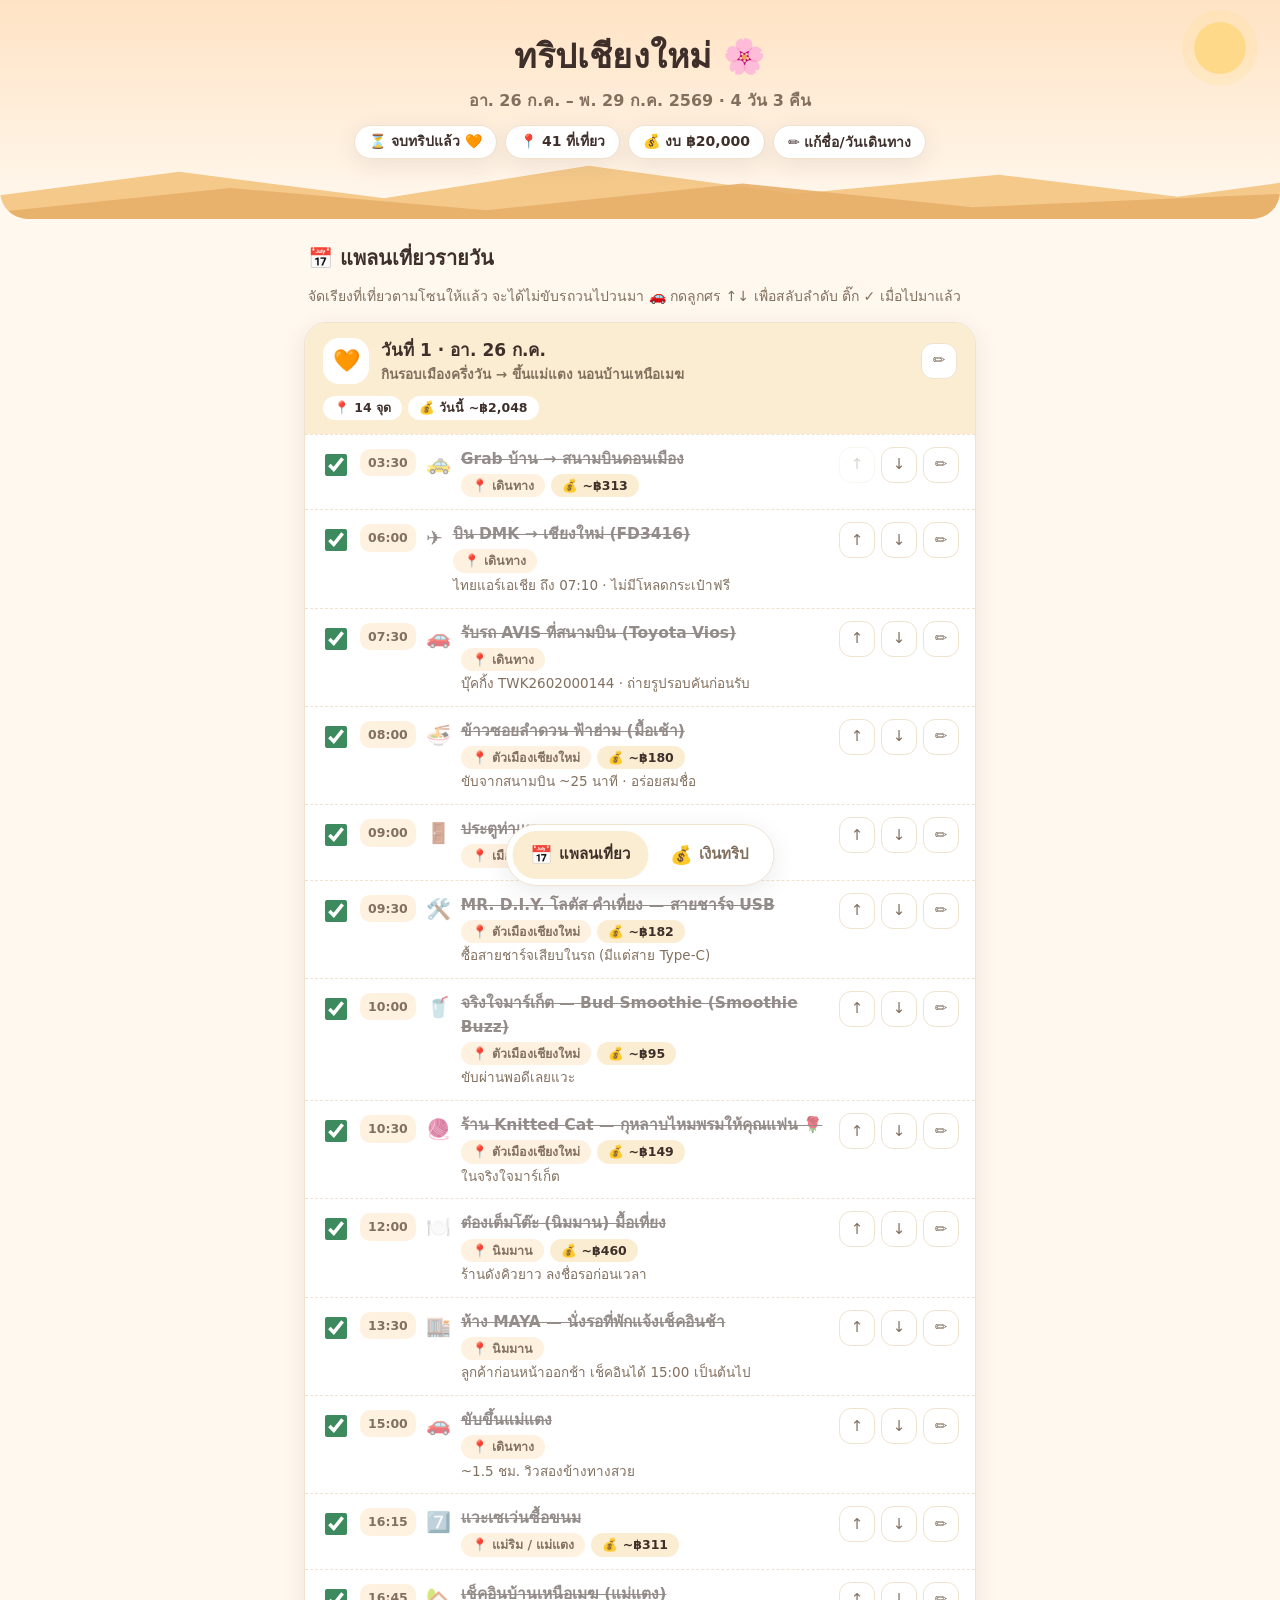
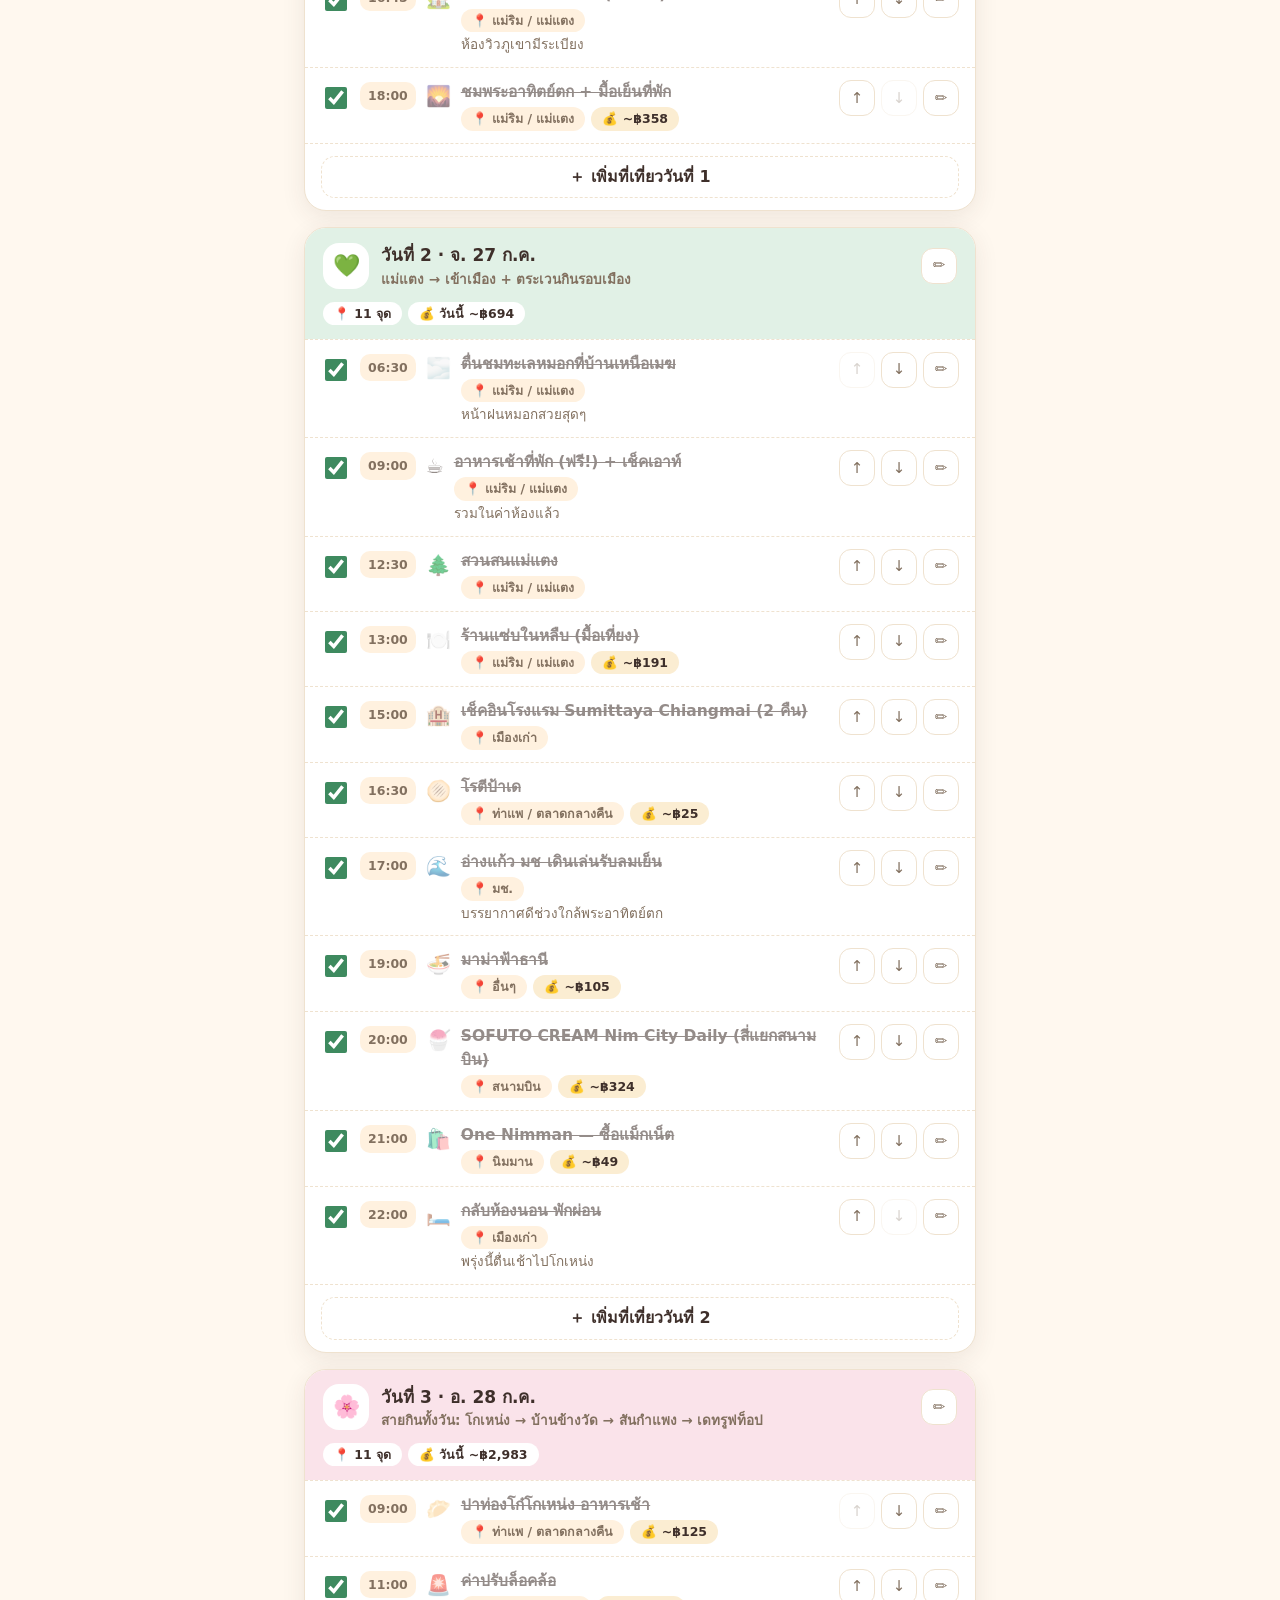
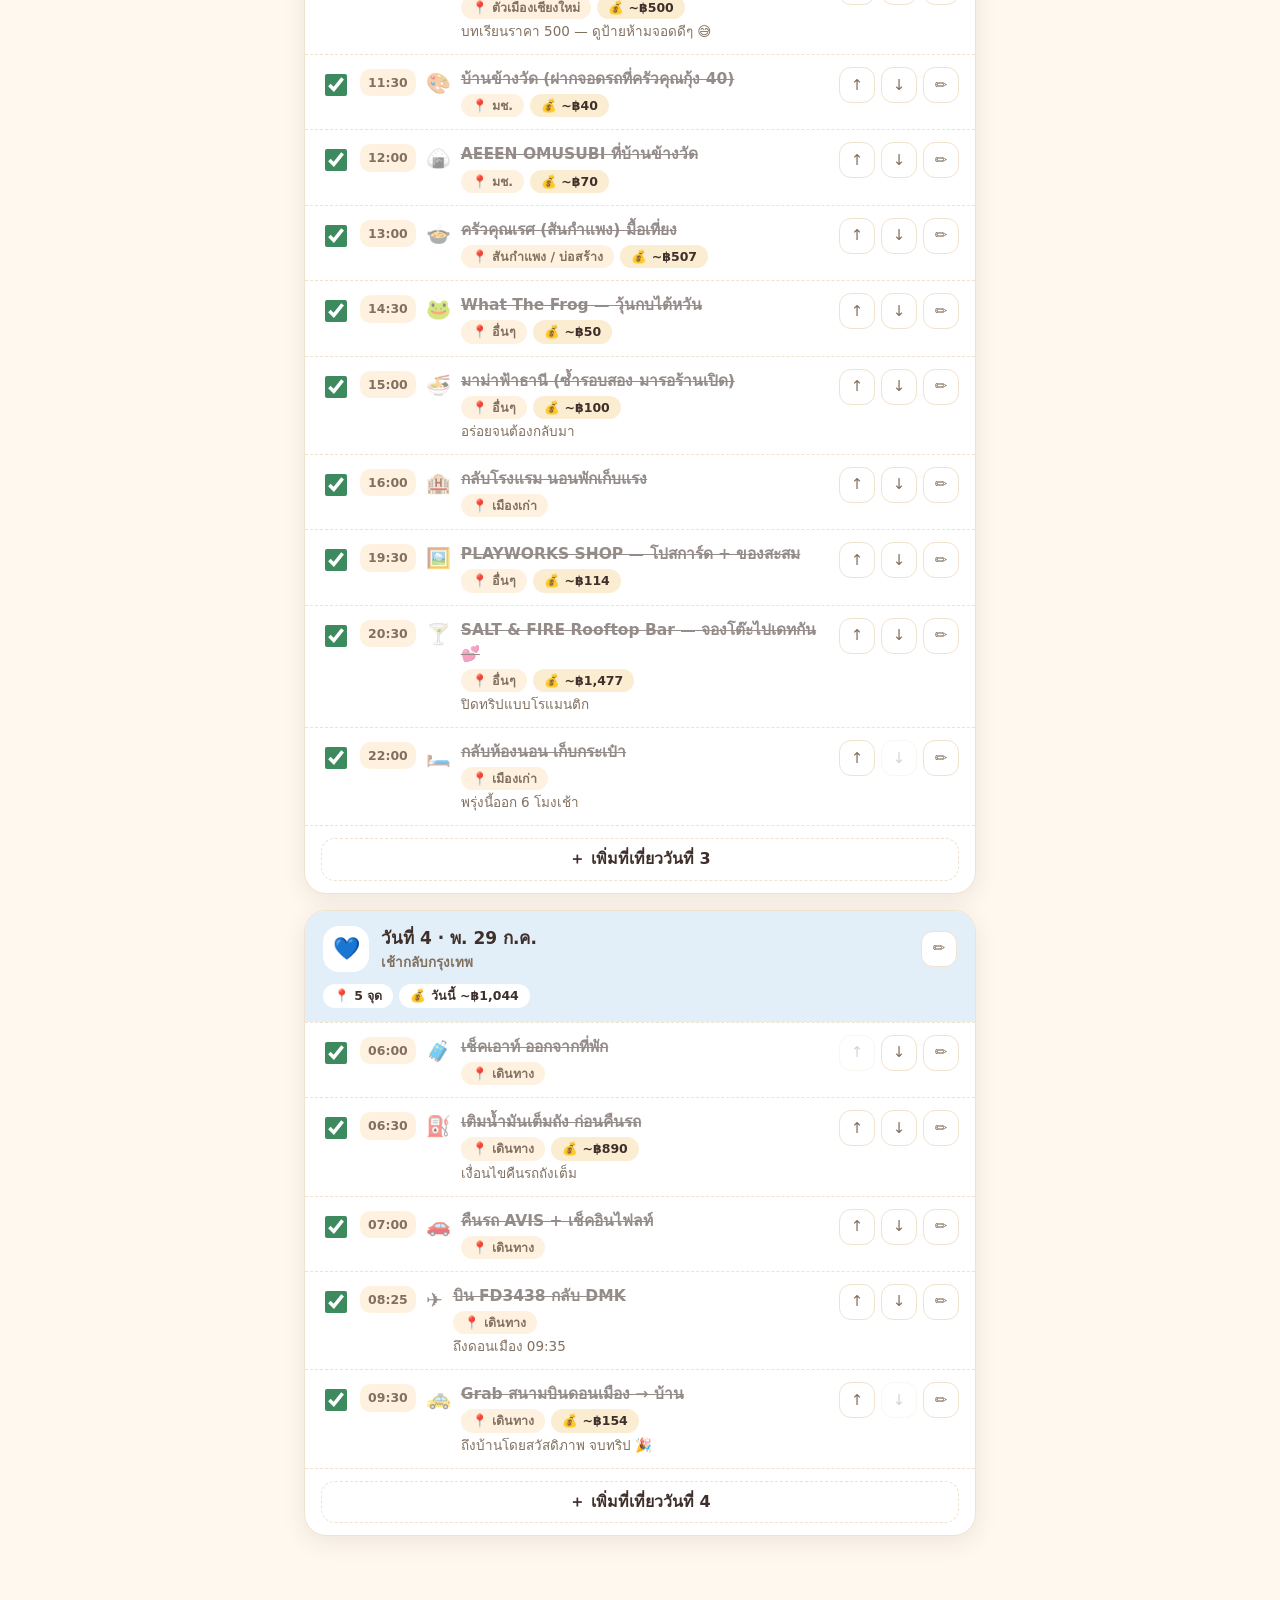
<file: trip-planner/index.html>
<!doctype html>
<html lang="th">
<head>
<meta charset="utf-8">
<meta name="viewport" content="width=device-width, initial-scale=1">
</head>
<body>
<title>ทริปเชียงใหม่ 26–29 ก.ค. 🌸</title>
<style>
  :root{
    --bg:#FFF8EF; --card:#FFFFFF; --card2:#FFF1DF; --ink:#3E2F2A; --ink2:#82705F; --line:#EFE2CF;
    --marigold:#C97E15; --pandan:#3E8A5F; --sky:#3F7FB8; --rose:#CE5F7E;
    --marigold-soft:#FBEDD2; --pandan-soft:#E1F1E6; --sky-soft:#E2EEF8; --rose-soft:#FAE3EA;
    --good:#3E8A5F; --good-soft:#E1F1E6; --bad:#C23B3B; --bad-soft:#F9E2E2;
    --track:#F1E7D8; --shadow:0 6px 24px rgba(62,47,42,.09);
    --hero-sky1:#FFE3C4; --hero-sky2:#FFF8EF; --hill1:#F4C98A; --hill2:#E8B06A; --sun:#FFD98A;
  }
  @media (prefers-color-scheme: dark){
    :root{
      --bg:#241C19; --card:#2F2621; --card2:#3A2E26; --ink:#F4EADF; --ink2:#C2B0A2; --line:#463A31;
      --marigold:#C6821A; --pandan:#4C9A6C; --sky:#4E8FC9; --rose:#D66F88;
      --marigold-soft:#453317; --pandan-soft:#243D2F; --sky-soft:#223547; --rose-soft:#44262E;
      --good:#5FAE7F; --good-soft:#243D2F; --bad:#E06565; --bad-soft:#482424;
      --track:#3C332C; --shadow:0 6px 24px rgba(0,0,0,.35);
      --hero-sky1:#3B2A33; --hero-sky2:#241C19; --hill1:#4A3527; --hill2:#3A2A20; --sun:#E8B45A;
    }
  }
  :root[data-theme="dark"]{
    --bg:#241C19; --card:#2F2621; --card2:#3A2E26; --ink:#F4EADF; --ink2:#C2B0A2; --line:#463A31;
    --marigold:#C6821A; --pandan:#4C9A6C; --sky:#4E8FC9; --rose:#D66F88;
    --marigold-soft:#453317; --pandan-soft:#243D2F; --sky-soft:#223547; --rose-soft:#44262E;
    --good:#5FAE7F; --good-soft:#243D2F; --bad:#E06565; --bad-soft:#482424;
    --track:#3C332C; --shadow:0 6px 24px rgba(0,0,0,.35);
    --hero-sky1:#3B2A33; --hero-sky2:#241C19; --hill1:#4A3527; --hill2:#3A2A20; --sun:#E8B45A;
  }
  :root[data-theme="light"]{
    --bg:#FFF8EF; --card:#FFFFFF; --card2:#FFF1DF; --ink:#3E2F2A; --ink2:#82705F; --line:#EFE2CF;
    --marigold:#C97E15; --pandan:#3E8A5F; --sky:#3F7FB8; --rose:#CE5F7E;
    --marigold-soft:#FBEDD2; --pandan-soft:#E1F1E6; --sky-soft:#E2EEF8; --rose-soft:#FAE3EA;
    --good:#3E8A5F; --good-soft:#E1F1E6; --bad:#C23B3B; --bad-soft:#F9E2E2;
    --track:#F1E7D8; --shadow:0 6px 24px rgba(62,47,42,.09);
    --hero-sky1:#FFE3C4; --hero-sky2:#FFF8EF; --hill1:#F4C98A; --hill2:#E8B06A; --sun:#FFD98A;
  }

  *{box-sizing:border-box}
  html,body{margin:0;padding:0}
  body{
    background:var(--bg); color:var(--ink);
    font-family:'Sukhumvit Set','Noto Sans Thai UI','Noto Sans Thai','Leelawadee UI','Thonburi',system-ui,sans-serif;
    font-size:16px; line-height:1.55;
    -webkit-font-smoothing:antialiased;
  }
  .wrap{max-width:700px;margin:0 auto;padding:0 14px 110px}

  /* ---------- hero ---------- */
  .hero{position:relative;overflow:hidden;border-radius:0 0 28px 28px;
    background:linear-gradient(180deg,var(--hero-sky1),var(--hero-sky2));
    padding:30px 22px 60px;text-align:center}
  .hero .sun{position:absolute;top:22px;right:34px;width:52px;height:52px;border-radius:50%;
    background:var(--sun);box-shadow:0 0 0 12px color-mix(in srgb,var(--sun) 22%, transparent)}
  .hero .hill{position:absolute;bottom:-4px;left:0;right:0;height:74px}
  .hero .hill.back{background:var(--hill1);clip-path:polygon(0 100%,0 62%,14% 30%,30% 66%,46% 22%,62% 60%,78% 34%,92% 64%,100% 45%,100% 100%)}
  .hero .hill.front{background:var(--hill2);clip-path:polygon(0 100%,0 84%,18% 52%,38% 82%,58% 46%,76% 78%,100% 60%,100% 100%);opacity:.9}
  .hero h1{margin:0;font-size:clamp(26px,6vw,34px);font-weight:800;letter-spacing:.2px;text-wrap:balance;position:relative;z-index:2}
  .hero .sub{margin-top:6px;color:var(--ink2);font-weight:600;position:relative;z-index:2}
  .hero .badges{display:flex;gap:8px;justify-content:center;flex-wrap:wrap;margin-top:12px;position:relative;z-index:2}
  .badge{background:var(--card);border:1.5px solid var(--line);border-radius:999px;
    padding:5px 14px;font-size:14px;font-weight:700;box-shadow:var(--shadow);color:var(--ink)}
  button.badge{appearance:none;font:inherit;font-size:14px;font-weight:700;cursor:pointer;min-height:34px}
  button.badge:focus-visible{outline:3px solid var(--sky);outline-offset:2px}

  /* ---------- tab bar ---------- */
  .tabbar{position:fixed;bottom:14px;left:50%;transform:translateX(-50%);z-index:50;
    display:flex;gap:4px;background:var(--card);border:1.5px solid var(--line);
    border-radius:999px;padding:6px;box-shadow:var(--shadow)}
  .tabbar button{
    appearance:none;border:0;background:transparent;color:var(--ink2);
    font:inherit;font-weight:700;font-size:15px;padding:10px 18px;border-radius:999px;cursor:pointer;
    display:flex;align-items:center;gap:7px;min-height:44px;white-space:nowrap}
  .tabbar button .ic{font-size:18px}
  .tabbar button.on{background:var(--marigold-soft);color:var(--ink)}
  .tabbar button:focus-visible{outline:3px solid var(--sky);outline-offset:2px}

  /* ---------- cards & common ---------- */
  section.tab{display:none;padding-top:18px}
  section.tab.on{display:block}
  .card{background:var(--card);border:1.5px solid var(--line);border-radius:22px;
    box-shadow:var(--shadow);margin-bottom:16px;overflow:hidden}
  .card .pad{padding:16px 18px}
  h2{font-size:20px;margin:6px 4px 12px;display:flex;align-items:center;gap:8px}
  .hint{color:var(--ink2);font-size:14px;margin:0 4px 14px}
  .chip{display:inline-flex;align-items:center;gap:5px;border-radius:999px;padding:2px 11px;
    font-size:12.5px;font-weight:700;white-space:nowrap}
  .num{font-variant-numeric:tabular-nums}
  button.act{appearance:none;font:inherit;cursor:pointer;border:1.5px solid var(--line);
    background:var(--card);color:var(--ink);border-radius:14px;padding:8px 14px;font-weight:700;min-height:42px}
  button.act:focus-visible,.icon-btn:focus-visible{outline:3px solid var(--sky);outline-offset:2px}
  button.primary{background:var(--marigold);border-color:var(--marigold);color:#fff}
  button.ghost-danger{color:var(--bad);border-color:var(--bad-soft);background:var(--bad-soft)}
  .icon-btn{appearance:none;font:inherit;cursor:pointer;border:1.5px solid var(--line);
    background:var(--card);border-radius:12px;width:36px;height:36px;line-height:1;font-size:15px;
    display:inline-flex;align-items:center;justify-content:center;color:var(--ink2)}
  .icon-btn:disabled{opacity:.3;cursor:default}
  .rowbtns{display:flex;gap:6px;flex-shrink:0}

  /* ---------- itinerary ---------- */
  .day-head{padding:14px 18px;display:flex;align-items:center;gap:12px;flex-wrap:wrap}
  .day-head .day-chips{flex-basis:100%;display:flex;gap:6px;flex-wrap:wrap}
  .day-head .dot{width:46px;height:46px;border-radius:16px;display:flex;align-items:center;justify-content:center;
    font-size:22px;flex-shrink:0}
  .day-head .t1{font-weight:800;font-size:17px}
  .day-head .t2{color:var(--ink2);font-size:13.5px;font-weight:600}
  .day-head .zone{margin-left:auto}
  .place{display:flex;gap:10px;padding:12px 16px;border-top:1.5px dashed var(--line);align-items:flex-start;flex-wrap:wrap}
  .place .body{flex:1 1 170px;min-width:0}
  .place .rowbtns{margin-left:auto}
  .place .time{font-size:12.5px;font-weight:800;color:var(--ink2);background:var(--card2);
    border-radius:10px;padding:4px 8px;margin-top:2px;flex-shrink:0;min-width:52px;text-align:center}
  .place .emo{font-size:20px;margin-top:1px;flex-shrink:0}
  .place .nm{font-weight:700;font-size:15.5px}
  .place .meta{display:flex;gap:6px;flex-wrap:wrap;margin-top:3px;align-items:center}
  .place .note{color:var(--ink2);font-size:13.5px;margin-top:2px}
  .place.done .nm{text-decoration:line-through;opacity:.55}
  .place.done .emo{opacity:.55}
  .checkwrap{display:flex;align-items:center;margin-top:4px}
  .checkwrap input{width:22px;height:22px;accent-color:var(--pandan);cursor:pointer}
  .addrow{padding:12px 16px;border-top:1.5px dashed var(--line)}
  .addrow button{width:100%;border-style:dashed}

  /* ---------- budget ---------- */
  .exp{padding:14px 18px;border-top:1.5px dashed var(--line)}
  .exp:first-child{border-top:0}
  .exp .top{display:flex;align-items:flex-start;gap:10px}
  .exp .emo{font-size:22px;flex-shrink:0}
  .exp .nm{font-weight:800;font-size:15.5px}
  .exp .sub{color:var(--ink2);font-size:13.5px;margin-top:2px}
  .exp .amounts{display:flex;gap:14px;margin-top:9px;flex-wrap:wrap}
  .exp .amt{background:var(--card2);border-radius:14px;padding:7px 13px;min-width:120px}
  .exp .amt .lb{font-size:12px;color:var(--ink2);font-weight:700}
  .exp .amt .vl{font-size:16.5px;font-weight:800}
  .exp .statusline{margin-top:8px;display:flex;gap:8px;flex-wrap:wrap;align-items:center}

  /* ---------- summary ---------- */
  .tiles{display:grid;grid-template-columns:repeat(3,1fr);gap:10px;margin-bottom:16px}
  .tile{background:var(--card);border:1.5px solid var(--line);border-radius:20px;
    padding:14px 12px;text-align:center;box-shadow:var(--shadow)}
  .tile .lb{font-size:12.5px;color:var(--ink2);font-weight:700}
  .tile .vl{font-size:clamp(17px,4.5vw,24px);font-weight:800;margin-top:2px}
  .tile .cap{font-size:12px;color:var(--ink2);margin-top:2px}
  @media (max-width:420px){ .tiles{grid-template-columns:1fr 1fr} .tiles .tile:first-child{grid-column:1/-1} }
  .bar{position:relative;height:16px;border-radius:999px;background:var(--track);overflow:hidden;margin-top:6px}
  .bar .fill{position:absolute;inset:0 auto 0 0;border-radius:999px}
  .bar .fill.nonzero{min-width:6px}
  .catrow{padding:11px 0;border-top:1.5px dashed var(--line)}
  .catrow:first-child{border-top:0}
  .catrow .line1{display:flex;justify-content:space-between;gap:10px;align-items:baseline}
  .catrow .cn{font-weight:700;font-size:14.5px}
  .catrow .cv{font-size:13.5px;color:var(--ink2);font-weight:700}
  .inst-row{display:flex;justify-content:space-between;gap:10px;padding:10px 0;border-top:1.5px dashed var(--line);align-items:center}
  .inst-row:first-child{border-top:0}
  .inst-total{display:flex;justify-content:space-between;padding:12px 14px;margin-top:10px;
    background:var(--sky-soft);border-radius:16px;font-weight:800}
  .factgrid{display:grid;grid-template-columns:1fr 1fr;gap:10px}
  .fact{background:var(--card2);border-radius:16px;padding:12px;text-align:center}
  .fact .vl{font-weight:800;font-size:18px}
  .fact .lb{font-size:12.5px;color:var(--ink2);font-weight:700}
  .toolsrow{display:flex;gap:10px;flex-wrap:wrap;margin-top:4px}

  /* ---------- dialog ---------- */
  dialog{border:0;border-radius:24px;padding:0;max-width:430px;width:calc(100vw - 36px);
    background:var(--card);color:var(--ink);box-shadow:0 20px 60px rgba(0,0,0,.3)}
  dialog::backdrop{background:rgba(40,28,20,.45)}
  dialog .dpad{padding:20px}
  dialog h3{margin:0 0 14px;font-size:18px}
  .field{margin-bottom:11px}
  .field label{display:block;font-size:13px;font-weight:700;color:var(--ink2);margin-bottom:4px}
  .field input,.field select,.field textarea{
    width:100%;font:inherit;color:var(--ink);background:var(--card2);
    border:1.5px solid var(--line);border-radius:13px;padding:10px 12px;min-height:44px}
  .field textarea{min-height:60px;resize:vertical}
  .field input:focus,.field select:focus,.field textarea:focus{outline:3px solid var(--sky);outline-offset:1px}
  .f2{display:grid;grid-template-columns:1fr 1fr;gap:10px}
  .dbtns{display:flex;gap:10px;justify-content:flex-end;margin-top:16px}

  @media (prefers-reduced-motion:no-preference){
    section.tab.on{animation:pop .25s ease}
    @keyframes pop{from{opacity:0;transform:translateY(6px)}to{opacity:1;transform:none}}
  }
</style>

<header class="hero">
  <div class="sun" aria-hidden="true"></div>
  <h1 id="tripTitle"></h1>
  <div class="sub" id="tripSub"></div>
  <div class="badges">
    <span class="badge">⏳ <span id="countdown" class="num"></span></span>
    <span class="badge">📍 <span id="placeCount" class="num"></span> ที่เที่ยว</span>
    <span class="badge">💰 งบ <span id="heroBudget" class="num"></span></span>
    <button class="badge" id="editTripBtn">✏️ แก้ชื่อ/วันเดินทาง</button>
  </div>
  <div class="hill back" aria-hidden="true"></div>
  <div class="hill front" aria-hidden="true"></div>
</header>

<div class="wrap">

  <section class="tab on" id="tab-plan" aria-label="แพลนเที่ยว">
    <h2>📅 แพลนเที่ยวรายวัน</h2>
    <p class="hint">จัดเรียงที่เที่ยวตามโซนให้แล้ว จะได้ไม่ขับรถวนไปวนมา 🚗 กดลูกศร ↑↓ เพื่อสลับลำดับ ติ๊ก ✓ เมื่อไปมาแล้ว</p>
    <div id="dayList"></div>
  </section>

  <section class="tab" id="tab-budget" aria-label="เงินทริป">
    <h2>💰 เงินทริป</h2>
    <div class="tiles" id="tiles"></div>
    <div class="card"><div class="pad">
      <strong>ภาพรวมการใช้เงิน</strong>
      <div id="overallBar"></div>
      <div style="margin-top:16px" id="catBars"></div>
    </div></div>
    <div class="card"><div class="pad">
      <strong>📅 งบเที่ยวจากหน้าแพลน</strong>
      <p class="hint" style="margin:4px 0 8px">รวมงบของทุกจุดในหน้าแพลน (ไม่นับหมวดเดินทาง) เทียบกับงบหมวดอาหาร/คาเฟ่/ค่าเข้า/ช้อป/อื่นๆ ที่ตั้งไว้</p>
      <div id="planCost"></div>
    </div></div>
    <h2 style="margin-top:20px">🧾 รายการค่าใช้จ่าย</h2>
    <p class="hint">จดไว้เลยว่าแต่ละอย่างตั้งงบเท่าไร จ่ายจริงเท่าไร จองผ่านไหน ใช้โปรอะไร และผ่อนบัตรกี่เดือน</p>
    <div class="card"><div id="expList"></div>
      <div class="addrow"><button class="act" id="addExpBtn">＋ เพิ่มรายการค่าใช้จ่าย</button></div>
    </div>
    <div class="card"><div class="pad">
      <strong>💳 รายการผ่อนบัตรเครดิต</strong>
      <div id="instList" style="margin-top:8px"></div>
    </div></div>
    <div class="card"><div class="pad">
      <strong>✨ ข้อมูลทริป</strong>
      <div class="factgrid" style="margin-top:10px" id="facts"></div>
      <div class="toolsrow" style="margin-top:14px">
        <button class="act" id="exportBtn">📤 สำรอง / กู้คืนข้อมูล</button>
        <button class="act" id="sampleBtn">🌸 โหลดแพลนเชียงใหม่ (ตัวอย่าง)</button>
        <button class="act ghost-danger" id="resetBtn">🧹 เริ่มทริปใหม่ทั้งหมด</button>
      </div>
    </div></div>
  </section>
</div>

<nav class="tabbar" aria-label="เมนู">
  <button class="on" data-tab="tab-plan"><span class="ic">📅</span>แพลนเที่ยว</button>
  <button data-tab="tab-budget"><span class="ic">💰</span>เงินทริป</button>
</nav>

<dialog id="tripDlg">
  <form method="dialog" class="dpad" id="tripForm">
    <h3 id="tripDlgTitle">แก้ไขทริป</h3>
    <div class="field"><label for="tfTitle">ชื่อทริป *</label><input id="tfTitle" required placeholder="เช่น ทริปเชียงใหม่ 🌸"></div>
    <div class="f2">
      <div class="field"><label for="tfStart">วันแรกของทริป</label><input id="tfStart" type="date" required></div>
      <div class="field"><label for="tfEnd">วันสุดท้าย</label><input id="tfEnd" type="date" required></div>
    </div>
    <p class="hint" id="tripDlgHint" style="margin:2px 0 0">จำนวนวันในหน้าแพลนจะปรับตามช่วงวันที่เลือกอัตโนมัติ</p>
    <div class="dbtns">
      <button class="act" value="cancel" formnovalidate>ยกเลิก</button>
      <button class="act primary" value="ok">บันทึก</button>
    </div>
  </form>
</dialog>

<dialog id="dayDlg">
  <form method="dialog" class="dpad" id="dayForm">
    <h3>ตั้งชื่อธีม/โซนของวัน</h3>
    <div class="field"><label for="dfZone">เช่น "โซนเมืองเก่า" หรือ "วันขึ้นดอย"</label><input id="dfZone" placeholder="เว้นว่างได้"></div>
    <div class="dbtns">
      <button class="act" value="cancel" formnovalidate>ยกเลิก</button>
      <button class="act primary" value="ok">บันทึก</button>
    </div>
  </form>
</dialog>

<dialog id="placeDlg">
  <form method="dialog" class="dpad" id="placeForm">
    <h3 id="placeDlgTitle">เพิ่มที่เที่ยว</h3>
    <div class="f2">
      <div class="field"><label for="pfDay">วัน</label><select id="pfDay"></select></div>
      <div class="field"><label for="pfTime">เวลา</label><input id="pfTime" placeholder="เช่น 14:00"></div>
    </div>
    <div class="f2">
      <div class="field"><label for="pfEmoji">อิโมจิ</label><input id="pfEmoji" placeholder="🛕"></div>
      <div class="field"><label for="pfZone">โซน</label><select id="pfZone"></select></div>
    </div>
    <div class="field"><label for="pfName">ชื่อสถานที่ *</label><input id="pfName" required placeholder="เช่น วัดพระสิงห์"></div>
    <div class="f2">
      <div class="field"><label for="pfCost">ราคา / งบที่ใช้ (บาท)</label><input id="pfCost" type="number" min="0" step="1" inputmode="numeric" placeholder="0"></div>
      <div class="field"><label for="pfCat">นับเป็นหมวด</label><select id="pfCat"></select></div>
    </div>
    <div class="field"><label for="pfNote">โน้ตเล็กๆ</label><input id="pfNote" placeholder="เช่น ไปเช้าๆ คนน้อย"></div>
    <div class="dbtns">
      <button class="act ghost-danger" value="delete" formnovalidate id="placeDelete" hidden>🗑️ ลบ</button>
      <button class="act" value="cancel" formnovalidate>ยกเลิก</button>
      <button class="act primary" value="ok" id="placeSave">บันทึก</button>
    </div>
  </form>
</dialog>

<dialog id="expDlg">
  <form method="dialog" class="dpad" id="expForm">
    <h3 id="expDlgTitle">เพิ่มค่าใช้จ่าย</h3>
    <div class="f2">
      <div class="field"><label for="efEmoji">อิโมจิ</label><input id="efEmoji" placeholder="✈️"></div>
      <div class="field"><label for="efCat">หมวด</label><select id="efCat"></select></div>
    </div>
    <div class="field"><label for="efName">ชื่อรายการ *</label><input id="efName" required placeholder="เช่น ตั๋วเครื่องบินไป-กลับ"></div>
    <div class="f2">
      <div class="field"><label for="efVendor">จองผ่าน / ร้าน / สายการบิน</label><input id="efVendor" placeholder="เช่น AirAsia, Agoda"></div>
      <div class="field"><label for="efPromo">โปรโมชั่น / โค้ดส่วนลด</label><input id="efPromo" placeholder="เช่น โค้ดลด 10%"></div>
    </div>
    <div class="f2">
      <div class="field"><label for="efPlanned">งบที่ตั้งไว้ (บาท)</label><input id="efPlanned" type="number" min="0" step="1" inputmode="numeric" placeholder="0"></div>
      <div class="field"><label for="efActual">จ่ายจริง (บาท)</label><input id="efActual" type="number" min="0" step="1" inputmode="numeric" placeholder="ยังไม่จ่าย = เว้นว่าง"></div>
    </div>
    <div class="f2">
      <div class="field"><label for="efPay">วิธีจ่าย</label>
        <select id="efPay">
          <option value="cash">💵 เงินสด / โอน</option>
          <option value="card">💳 บัตรเครดิต (จ่ายเต็ม)</option>
          <option value="installment">💳 ผ่อนบัตรเครดิต 0%</option>
        </select>
      </div>
      <div class="field" id="monthsField" hidden><label for="efMonths">ผ่อนกี่เดือน</label>
        <select id="efMonths"><option>3</option><option>4</option><option>6</option><option>10</option></select>
      </div>
    </div>
    <div class="dbtns">
      <button class="act" value="cancel" formnovalidate>ยกเลิก</button>
      <button class="act primary" value="ok" id="expSave">บันทึก</button>
    </div>
  </form>
</dialog>

<dialog id="bakDlg">
  <div class="dpad">
    <h3>📤 สำรอง / กู้คืนข้อมูล</h3>
    <p class="hint" style="margin:0 0 10px">คัดลอกข้อความด้านล่างไปเก็บไว้ (แปะลงแอปโน้ตหรือแชทตัวเอง) — จะกู้คืนเมื่อไหร่ ก็วางข้อความกลับลงช่องนี้แล้วกด "กู้คืน"</p>
    <div class="field"><textarea id="bakText" rows="7" style="font-size:12px" aria-label="ข้อมูลสำรอง JSON"></textarea></div>
    <div class="dbtns" style="flex-wrap:wrap;justify-content:flex-start">
      <button class="act primary" id="bakCopy">📋 คัดลอก</button>
      <button class="act" id="bakFile">💾 บันทึกเป็นไฟล์</button>
      <button class="act" id="bakShare">📤 แชร์</button>
    </div>
    <div class="dbtns" style="flex-wrap:wrap;justify-content:flex-start;margin-top:8px">
      <button class="act" id="bakOpen">📂 เปิดจากไฟล์</button>
      <button class="act" id="bakRestore">♻️ กู้คืนจากข้อความ</button>
      <button class="act" id="bakClose">ปิด</button>
    </div>
    <input type="file" id="bakUpload" accept=".json,application/json,text/plain" hidden>
  </div>
</dialog>

<script>
(function(){
"use strict";
const KEY = "cnx-trip-2026-v15";
const uid = () => Math.random().toString(36).slice(2,9);
const THB = n => "฿" + (Number(n)||0).toLocaleString("th-TH");
const esc = s => String(s??"").replace(/[&<>"']/g, c => ({"&":"&amp;","<":"&lt;",">":"&gt;",'"':"&quot;","'":"&#39;"}[c]));

const DAY_COLORS = ["marigold","pandan","rose","sky"];
const ZONES = ["ตัวเมืองเชียงใหม่","เมืองเก่า","ท่าแพ / ตลาดกลางคืน","นิมมาน","มช.","สนามบิน","แม่ริม / แม่แตง","เชียงดาว","ดอยสุเทพ–ดอยปุย","สันกำแพง / บ่อสร้าง","เดินทาง","อื่นๆ"];
const CATS = [
  ["travel","✈️ เดินทาง"],["stay","🏨 ที่พัก"],["car","🚗 รถเช่า / น้ำมัน"],
  ["food","🍜 มื้อหลัก"],["cafe","☕ คาเฟ่ / ของหวาน / กลางคืน"],
  ["ticket","🎫 ค่าเข้า / กิจกรรม"],["shop","🛍️ ช้อป / ของฝาก"],["other","💬 อื่นๆ"]
];
const CAT_LABEL = Object.fromEntries(CATS);

function defaults(){
  const P = (time,emoji,name,zone,cost,note,done,cat) => ({id:uid(),time,emoji,name,zone,cost,note,done:!!done,cat:cat||"other"});
  const E = (emoji,name,cat,vendor,promo,planned,actual,pay,months) => ({id:uid(),emoji,name,cat,vendor,promo,planned,actual,pay,months});
  return {
    v:4,
    trip:{ title:"ทริปเชียงใหม่ 🌸", start:"2026-07-26", end:"2026-07-29" },
    days:[
      { id:uid(), label:"วันที่ 1", dateLabel:"อาทิตย์ 26 ก.ค.", zone:"กินรอบเมืองครึ่งวัน → ขึ้นแม่แตง นอนบ้านเหนือเมฆ", color:DAY_COLORS[0], places:[
        P("03:30","🚕","Grab บ้าน → สนามบินดอนเมือง","เดินทาง",313,"",true,"travel"),
        P("06:00","✈️","บิน DMK → เชียงใหม่ (FD3416)","เดินทาง",0,"ไทยแอร์เอเชีย ถึง 07:10 · ไม่มีโหลดกระเป๋าฟรี",true,"travel"),
        P("07:30","🚗","รับรถ AVIS ที่สนามบิน (Toyota Vios)","เดินทาง",0,"บุ๊คกิ้ง TWK2602000144 · ถ่ายรูปรอบคันก่อนรับ",true,"car"),
        P("08:00","🍜","ข้าวซอยลำดวน ฟ้าฮ่าม (มื้อเช้า)","ตัวเมืองเชียงใหม่",180,"ขับจากสนามบิน ~25 นาที · อร่อยสมชื่อ",true,"food"),
        P("09:00","🚪","ประตูท่าแพ","เมืองเก่า",0,"",true),
        P("09:30","🛠️","MR. D.I.Y. โลตัส คำเที่ยง — สายชาร์จ USB","ตัวเมืองเชียงใหม่",182,"ซื้อสายชาร์จเสียบในรถ (มีแต่สาย Type-C)",true,"shop"),
        P("10:00","🥤","จริงใจมาร์เก็ต — Bud Smoothie (Smoothie Buzz)","ตัวเมืองเชียงใหม่",95,"ขับผ่านพอดีเลยแวะ",true,"cafe"),
        P("10:30","🧶","ร้าน Knitted Cat — กุหลาบไหมพรมให้คุณแฟน 🌹","ตัวเมืองเชียงใหม่",149,"ในจริงใจมาร์เก็ต",true,"shop"),
        P("12:00","🍽️","ต๋องเต็มโต๊ะ (นิมมาน) มื้อเที่ยง","นิมมาน",460,"ร้านดังคิวยาว ลงชื่อรอก่อนเวลา",true,"food"),
        P("13:30","🏬","ห้าง MAYA — นั่งรอที่พักแจ้งเช็คอินช้า","นิมมาน",0,"ลูกค้าก่อนหน้าออกช้า เช็คอินได้ 15:00 เป็นต้นไป",true),
        P("15:00","🚗","ขับขึ้นแม่แตง","เดินทาง",0,"~1.5 ชม. วิวสองข้างทางสวย",true,"travel"),
        P("16:15","7️⃣","แวะเซเว่นซื้อขนม","แม่ริม / แม่แตง",311,"",true,"cafe"),
        P("16:45","🏡","เช็คอินบ้านเหนือเมฆ (แม่แตง)","แม่ริม / แม่แตง",0,"ห้องวิวภูเขามีระเบียง",true,"stay"),
        P("18:00","🌄","ชมพระอาทิตย์ตก + มื้อเย็นที่พัก","แม่ริม / แม่แตง",358,"",true,"food"),
      ]},
      { id:uid(), label:"วันที่ 2", dateLabel:"จันทร์ 27 ก.ค.", zone:"แม่แตง → เข้าเมือง + ตระเวนกินรอบเมือง", color:DAY_COLORS[1], places:[
        P("06:30","🌫️","ตื่นชมทะเลหมอกที่บ้านเหนือเมฆ","แม่ริม / แม่แตง",0,"หน้าฝนหมอกสวยสุดๆ",true),
        P("09:00","☕","อาหารเช้าที่พัก (ฟรี!) + เช็คเอาท์","แม่ริม / แม่แตง",0,"รวมในค่าห้องแล้ว",true),
        P("12:30","🌲","สวนสนแม่แตง","แม่ริม / แม่แตง",0,"",true),
        P("13:00","🍽️","ร้านแซ่บในหลืบ (มื้อเที่ยง)","แม่ริม / แม่แตง",191,"",true,"food"),
        P("15:00","🏨","เช็คอินโรงแรม Sumittaya Chiangmai (2 คืน)","เมืองเก่า",0,"",true,"stay"),
        P("16:30","🫓","โรตีป้าเด","ท่าแพ / ตลาดกลางคืน",25,"",true,"cafe"),
        P("17:00","🌊","อ่างแก้ว มช เดินเล่นรับลมเย็น","มช.",0,"บรรยากาศดีช่วงใกล้พระอาทิตย์ตก",true),
        P("19:00","🍜","มาม่าฟ้าธานี","อื่นๆ",105,"",true,"food"),
        P("20:00","🍧","SOFUTO CREAM Nim City Daily (สี่แยกสนามบิน)","สนามบิน",324,"",true,"cafe"),
        P("21:00","🛍️","One Nimman — ซื้อแม็กเน็ต","นิมมาน",49,"",true,"shop"),
        P("22:00","🛏️","กลับห้องนอน พักผ่อน","เมืองเก่า",0,"พรุ่งนี้ตื่นเช้าไปโกเหน่ง",true),
      ]},
      { id:uid(), label:"วันที่ 3", dateLabel:"อังคาร 28 ก.ค.", zone:"สายกินทั้งวัน: โกเหน่ง → บ้านข้างวัด → สันกำแพง → เดทรูฟท็อป", color:DAY_COLORS[2], places:[
        P("09:00","🥟","ปาท่องโก๋โกเหน่ง อาหารเช้า","ท่าแพ / ตลาดกลางคืน",125,"",true,"food"),
        P("11:00","🚨","ค่าปรับล็อคล้อ","ตัวเมืองเชียงใหม่",500,"บทเรียนราคา 500 — ดูป้ายห้ามจอดดีๆ 😅",true,"other"),
        P("11:30","🎨","บ้านข้างวัด (ฝากจอดรถที่ครัวคุณกุ้ง 40)","มช.",40,"",true,"car"),
        P("12:00","🍙","AEEEN OMUSUBI ที่บ้านข้างวัด","มช.",70,"",true,"food"),
        P("13:00","🍲","ครัวคุณเรศ (สันกำแพง) มื้อเที่ยง","สันกำแพง / บ่อสร้าง",507,"",true,"food"),
        P("14:30","🐸","What The Frog — วุ้นกบไต้หวัน","อื่นๆ",50,"",true,"cafe"),
        P("15:00","🍜","มาม่าฟ้าธานี (ซ้ำรอบสอง มารอร้านเปิด)","อื่นๆ",100,"อร่อยจนต้องกลับมา",true,"food"),
        P("16:00","🏨","กลับโรงแรม นอนพักเก็บแรง","เมืองเก่า",0,"",true),
        P("19:30","🖼️","PLAYWORKS SHOP — โปสการ์ด + ของสะสม","อื่นๆ",114,"",true,"shop"),
        P("20:30","🍸","SALT & FIRE Rooftop Bar — จองโต๊ะไปเดทกัน 💕","อื่นๆ",1477,"ปิดทริปแบบโรแมนติก",true,"cafe"),
        P("22:00","🛏️","กลับห้องนอน เก็บกระเป๋า","เมืองเก่า",0,"พรุ่งนี้ออก 6 โมงเช้า",true),
      ]},
      { id:uid(), label:"วันที่ 4", dateLabel:"พุธ 29 ก.ค.", zone:"เช้ากลับกรุงเทพ", color:DAY_COLORS[3], places:[
        P("06:00","🧳","เช็คเอาท์ ออกจากที่พัก","เดินทาง",0,"",true),
        P("06:30","⛽","เติมน้ำมันเต็มถัง ก่อนคืนรถ","เดินทาง",890,"เงื่อนไขคืนรถถังเต็ม",true,"car"),
        P("07:00","🚗","คืนรถ AVIS + เช็คอินไฟลท์","เดินทาง",0,"",true),
        P("08:25","✈️","บิน FD3438 กลับ DMK","เดินทาง",0,"ถึงดอนเมือง 09:35",true),
        P("09:30","🚕","Grab สนามบินดอนเมือง → บ้าน","เดินทาง",154,"ถึงบ้านโดยสวัสดิภาพ จบทริป 🎉",true,"travel"),
      ]},
    ],
    expenses:[
      E("✈️","ตั๋วเครื่องบินไป-กลับ DMK–CNX (FD3416/FD3438)","travel","Trip.com · ไทยแอร์เอเชีย (ref ZYYDUI)","Trip Coins +50 · ไม่มีโหลดกระเป๋าฟรี",8160,8160,"card",3),
      E("🏕️","บ้านเหนือเมฆ 1 คืน (แม่แตง วิวดอย)","stay","Trip.com (Booking 1622928750985258)","Trip Coins ลด ฿17",1644,1644,"card",3),
      E("🏨","โรงแรม Sumittaya Chiangmai 2 คืน","stay","Trip.com (Booking 2030190254)","",2320,2320,"card",3),
      E("🚗","รถเช่า AVIS 3 วัน (Toyota Vios 1.5 Auto)","car","AVIS Thailand รับ-คืนที่สนามบิน (TWK2602000144)","Mcard 1 แต้ม = ลด 150/วัน (โค้ด AVSMCARD)",1437,987,"card",3),
      E("⛽","น้ำมัน + ค่าจอดรถ","car","","",700,"","cash",3),
      E("🍜","ค่าอาหารตลอดทริป","food","","",2700,"","cash",3),
      E("☕","คาเฟ่ + ของหวาน + เที่ยวกลางคืน","cafe","","",900,"","cash",3),
      E("🎫","ค่าเข้าสถานที่ / กิจกรรม","ticket","","",800,"","cash",3),
      E("🛍️","ของฝาก + ช้อปปิ้ง","shop","ตลาดวโรรส / ถนนคนเดิน","",1339,"","cash",3),
    ],
  };
}

let S;
try { S = JSON.parse(localStorage.getItem(KEY)) || defaults(); }
catch(e){ S = defaults(); }
if (!S.trip) S = defaults();
function save(){ try{ localStorage.setItem(KEY, JSON.stringify(S)); }catch(e){} }

/* ---------- trip helpers ---------- */
function tripInfo(){
  const s = new Date(S.trip.start + "T00:00:00");
  const e = new Date(S.trip.end + "T00:00:00");
  const n = Math.max(1, Math.round((e - s) / 86400000) + 1);
  return {s, e, n};
}
const fmtD = (d, opt) => d.toLocaleDateString("th-TH", opt || {weekday:"short", day:"numeric", month:"short"});
function dayDate(i){ const {s} = tripInfo(); const d = new Date(s); d.setDate(d.getDate() + i); return d; }
function reconcileDays(interactive){
  const {n} = tripInfo();
  while (S.days.length < n) S.days.push({id:uid(), zone:"", places:[]});
  if (S.days.length > n){
    const extra = S.days.slice(n);
    const cnt = extra.reduce((a,d)=>a+d.places.length,0);
    if (cnt > 0 && interactive &&
        !confirm("ช่วงวันสั้นลง ที่เที่ยวในวันท้ายๆ (" + cnt + " จุด) จะถูกลบด้วยนะ ยืนยันไหม?")) return false;
    S.days = S.days.slice(0, n);
  }
  return true;
}
reconcileDays(false);

/* ---------- tabs ---------- */
document.querySelectorAll(".tabbar button").forEach(b=>{
  b.addEventListener("click",()=>{
    document.querySelectorAll(".tabbar button").forEach(x=>x.classList.toggle("on",x===b));
    document.querySelectorAll("section.tab").forEach(s=>s.classList.toggle("on",s.id===b.dataset.tab));
    window.scrollTo({top:0});
  });
});

/* ---------- hero ---------- */
function renderHero(){
  const {s, e, n} = tripInfo();
  document.getElementById("tripTitle").textContent = S.trip.title;
  document.getElementById("tripSub").textContent =
    fmtD(s) + " – " + fmtD(e, {weekday:"short", day:"numeric", month:"short", year:"numeric"}) +
    " · " + (n === 1 ? "เที่ยววันเดียว" : n + " วัน " + (n-1) + " คืน");
  const now = new Date();
  const end = new Date(e); end.setHours(23,59,59);
  const d = Math.ceil((s - now)/86400000);
  let txt;
  if (now > end) txt = "จบทริปแล้ว 🧡";
  else if (now >= s) txt = "กำลังเที่ยวอยู่! 🎉";
  else txt = "อีก " + d + " วันได้เที่ยวแล้ว!";
  document.getElementById("countdown").textContent = txt;
  document.getElementById("placeCount").textContent = S.days.reduce((a,d)=>a+d.places.length,0);
  document.getElementById("heroBudget").textContent = THB(S.expenses.reduce((a,e)=>a+(Number(e.planned)||0),0));
}

/* ---------- itinerary ---------- */
const dayList = document.getElementById("dayList");
function zoneChip(z){ return '<span class="chip" style="background:var(--card2);color:var(--ink2)">📍 '+esc(z)+'</span>'; }

function renderPlan(){
  dayList.innerHTML = S.days.map((d,di)=>{
    const rows = d.places.map((p,pi)=>`
      <div class="place ${p.done?"done":""}">
        <div class="checkwrap"><input type="checkbox" ${p.done?"checked":""} aria-label="ไปมาแล้ว: ${esc(p.name)}"
          onchange="APP.togglePlace('${d.id}','${p.id}',this.checked)"></div>
        <div class="time num">${esc(p.time)||"–"}</div>
        <div class="emo">${esc(p.emoji)||"📍"}</div>
        <div class="body">
          <div class="nm">${esc(p.name)}</div>
          <div class="meta">${zoneChip(p.zone)}${Number(p.cost)>0?'<span class="chip" style="background:var(--marigold-soft);color:var(--ink)">💰 ~'+THB(p.cost)+'</span>':""}</div>
          ${p.note?'<div class="note">'+esc(p.note)+'</div>':""}
        </div>
        <div class="rowbtns">
          <button class="icon-btn" title="เลื่อนขึ้น" aria-label="เลื่อนขึ้น" ${pi===0?"disabled":""} onclick="APP.movePlace('${d.id}','${p.id}',-1)">↑</button>
          <button class="icon-btn" title="เลื่อนลง" aria-label="เลื่อนลง" ${pi===d.places.length-1?"disabled":""} onclick="APP.movePlace('${d.id}','${p.id}',1)">↓</button>
          <button class="icon-btn" title="แก้ไข" aria-label="แก้ไข ${esc(p.name)}" onclick="APP.editPlace('${d.id}','${p.id}')">✏️</button>
        </div>
      </div>`).join("");
    const col = DAY_COLORS[di % DAY_COLORS.length];
    const dayCost = d.places.reduce((a,p)=>a+(Number(p.cost)||0),0);
    return `<div class="card">
      <div class="day-head" style="background:var(--${col}-soft)">
        <div class="dot" style="background:var(--card)"><span aria-hidden="true">${["🧡","💚","🌸","💙"][di%4]}</span></div>
        <div style="flex:1;min-width:0">
          <div class="t1">วันที่ ${di+1} · ${fmtD(dayDate(di))}</div>
          <div class="t2">${d.zone ? esc(d.zone) : "แตะ ✏️ เพื่อตั้งธีมของวัน"}</div>
        </div>
        <button class="icon-btn" title="ตั้งธีม/โซนของวัน" aria-label="ตั้งธีมของวันที่ ${di+1}" onclick="APP.editDayZone('${d.id}')">✏️</button>
        <div class="day-chips">
          <span class="chip num" style="background:var(--card);color:var(--ink)">📍 ${d.places.length} จุด</span>
          ${dayCost>0 ? '<span class="chip num" style="background:var(--card);color:var(--ink)">💰 วันนี้ ~'+THB(dayCost)+'</span>' : ""}
        </div>
      </div>
      ${rows || '<div class="place" style="border-top:0"><div class="body hint" style="margin:0">ยังไม่มีแพลนวันนี้ กดปุ่มด้านล่างเพิ่มได้เลย ✨</div></div>'}
      <div class="addrow"><button class="act" onclick="APP.addPlace('${d.id}')">＋ เพิ่มที่เที่ยววันที่ ${di+1}</button></div>
    </div>`;
  }).join("");
}

/* ---------- budget ---------- */
function payBadge(e){
  const base = Number(e.actual)>0 ? Number(e.actual) : Number(e.planned)||0;
  if (e.pay==="installment"){
    const m = Number(e.months)||3;
    return '<span class="chip" style="background:var(--sky-soft);color:var(--ink)">💳 ผ่อน 0% '+m+' เดือน · ~'+THB(Math.ceil(base/m))+'/เดือน</span>';
  }
  if (e.pay==="card") return '<span class="chip" style="background:var(--sky-soft);color:var(--ink)">💳 บัตรเครดิต จ่ายเต็ม</span>';
  return '<span class="chip" style="background:var(--card2);color:var(--ink2)">💵 เงินสด / โอน</span>';
}
function planSpendByCat(cat){
  return S.days.reduce((a,d)=>a+d.places.filter(p=>p.done && (p.cat||"other")===cat)
    .reduce((s,p)=>s+(Number(p.cost)||0),0), 0);
}
// ยอดจากแพลนเป็นยอด "รวมทั้งหมวด" จึงแสดงที่รายการแรกของหมวดเท่านั้น กันอ่านซ้ำซ้อน
function catLeadId(cat){
  const row = S.expenses.find(x=>(x.cat||"other")===cat && !(Number(x.actual)>0));
  return row ? row.id : null;
}
function statusChip(e){
  const pl = Number(e.planned)||0, ac = Number(e.actual)||0;
  if (!(Number(e.actual)>0)){
    const cat = e.cat||"other";
    const fromPlan = planSpendByCat(cat);
    if (fromPlan > 0){
      return catLeadId(cat) === e.id
        ? '<span class="chip" style="background:var(--marigold-soft);color:var(--ink);white-space:normal;line-height:1.5">📅 หมวดนี้จ่ายจริงรวม '+THB(fromPlan)+' — จดไว้ในหน้าแพลน</span>'
        : '<span class="chip" style="background:var(--card2);color:var(--ink2);white-space:normal;line-height:1.5">📅 ยอดจริงรวมอยู่ในรายการแรกของหมวดนี้แล้ว</span>';
    }
    return '<span class="chip" style="background:var(--card2);color:var(--ink2)">⏳ ยังไม่จ่าย</span>';
  }
  const diff = pl - ac;
  if (diff >= 0) return '<span class="chip" style="background:var(--good-soft);color:var(--good)">✅ ประหยัดไป '+THB(diff)+'</span>';
  return '<span class="chip" style="background:var(--bad-soft);color:var(--bad)">⚠️ เกินงบ '+THB(-diff)+'</span>';
}
function actualCell(e){
  if (Number(e.actual)>0) return THB(e.actual);
  const cat = e.cat||"other";
  const fromPlan = planSpendByCat(cat);
  if (fromPlan>0 && catLeadId(cat)===e.id) return THB(fromPlan);
  return "—";
}
function renderBudget(){
  const list = document.getElementById("expList");
  list.innerHTML = S.expenses.map(e=>`
    <div class="exp">
      <div class="top">
        <div class="emo">${esc(e.emoji)||"💸"}</div>
        <div style="flex:1;min-width:0">
          <div class="nm">${esc(e.name)}</div>
          <div class="sub">${esc(CAT_LABEL[e.cat]||"💬 อื่นๆ")}${e.vendor?" · จองผ่าน: "+esc(e.vendor):""}${e.promo?" · 🎁 "+esc(e.promo):""}</div>
        </div>
        <div class="rowbtns">
          <button class="icon-btn" title="แก้ไข" aria-label="แก้ไข ${esc(e.name)}" onclick="APP.editExp('${e.id}')">✏️</button>
          <button class="icon-btn" title="ลบ" aria-label="ลบ ${esc(e.name)}" onclick="APP.delExp('${e.id}')">🗑️</button>
        </div>
      </div>
      <div class="amounts">
        <div class="amt"><div class="lb">งบที่ตั้งไว้</div><div class="vl num">${THB(e.planned)}</div></div>
        <div class="amt"><div class="lb">จ่ายจริง</div><div class="vl num">${actualCell(e)}</div>${Number(e.actual)>0||catLeadId(e.cat||"other")!==e.id||planSpendByCat(e.cat||"other")<=0?"":'<div style="font-size:11.5px;color:var(--ink2);font-weight:700">ยอดรวมหมวดนี้จากแพลน</div>'}</div>
      </div>
      <div class="statusline">${payBadge(e)}${statusChip(e)}</div>
    </div>`).join("") || '<div class="pad hint" style="padding:16px">ยังไม่มีรายการ กด ＋ ด้านล่างเพื่อเพิ่มเลย</div>';
}

/* ---------- summary ---------- */
function renderSummary(){
  const planned = S.expenses.reduce((a,e)=>a+(Number(e.planned)||0),0);
  const expActual = S.expenses.reduce((a,e)=>a+(Number(e.actual)||0),0);
  const planSpent = S.days.reduce((a,d)=>a+d.places.filter(p=>p.done).reduce((s,p)=>s+(Number(p.cost)||0),0),0);
  const actual = expActual + planSpent;
  const diff = planned - actual;
  document.getElementById("tiles").innerHTML = `
    <div class="tile"><div class="lb">🎯 งบที่ตั้งไว้</div><div class="vl num">${THB(planned)}</div><div class="cap">รวมทุกหมวด</div></div>
    <div class="tile"><div class="lb">💸 จ่ายจริงแล้ว</div><div class="vl num">${THB(actual)}</div><div class="cap num">บุ๊คกิ้ง ${THB(expActual)} + หน้างาน ${THB(planSpent)}</div></div>
    <div class="tile"><div class="lb">${diff>=0?"🐷 งบคงเหลือ":"🔥 เกินงบ"}</div>
      <div class="vl num" style="color:${diff>=0?"var(--good)":"var(--bad)"}">${THB(Math.abs(diff))}</div>
      <div class="cap">${diff>=0?"ยังอยู่ในแผน เก่งมาก!":"ลองลดหมวดที่ยังไม่จ่ายดูนะ"}</div></div>`;

  const pct = planned ? Math.min(actual/planned*100,100) : 0;
  const over = planned && actual>planned;
  document.getElementById("overallBar").innerHTML = `
    <div class="bar" role="img" aria-label="ใช้ไปแล้ว ${THB(actual)} จากงบ ${THB(planned)}">
      <div class="fill ${actual>0?"nonzero":""}" style="width:${pct}%;background:${over?"var(--bad)":"var(--pandan)"}"></div>
    </div>
    <div style="display:flex;justify-content:space-between;font-size:13px;color:var(--ink2);font-weight:700;margin-top:4px">
      <span class="num">ใช้แล้ว ${THB(actual)}</span><span class="num">งบ ${THB(planned)}</span>
    </div>`;

  const byCat = {};
  const bump = k => (byCat[k] = byCat[k] || {planned:0, actual:0, fromPlan:0});
  S.expenses.forEach(e=>{
    const c = bump(e.cat||"other");
    c.planned += Number(e.planned)||0;
    c.actual  += Number(e.actual)||0;
  });
  S.days.forEach(d=>d.places.forEach(p=>{
    if (!p.done || !(Number(p.cost)>0)) return;
    const c = bump(p.cat||"other");
    c.actual += Number(p.cost)||0;
    c.fromPlan += Number(p.cost)||0;
  }));
  document.getElementById("catBars").innerHTML = CATS.filter(([k])=>byCat[k] && (byCat[k].planned>0 || byCat[k].actual>0)).map(([k,label])=>{
    const c = byCat[k];
    const p = c.planned ? Math.min(c.actual/c.planned*100,100) : (c.actual>0?100:0);
    const ov = c.planned && c.actual>c.planned;
    return `<div class="catrow">
      <div class="line1"><span class="cn">${esc(label)}</span>
        <span class="cv num">${THB(c.actual)} / ${THB(c.planned)}</span></div>
      <div class="bar" role="img" aria-label="${esc(label)} ใช้ไป ${THB(c.actual)} จากงบ ${THB(c.planned)}">
        <div class="fill ${c.actual>0?"nonzero":""}" style="width:${p}%;background:${ov?"var(--bad)":"var(--pandan)"}"></div>
      </div>
      ${c.fromPlan>0?'<div style="font-size:12.5px;color:var(--ink2);margin-top:3px">📅 มาจากหน้าแพลน '+THB(c.fromPlan)+(c.actual>c.fromPlan?" + บุ๊คกิ้ง "+THB(c.actual-c.fromPlan):"")+'</div>':""}
      ${ov?'<div style="font-size:12.5px;color:var(--bad);font-weight:700;margin-top:3px">⚠️ เกินงบ '+THB(c.actual-c.planned)+'</div>':""}
    </div>`;
  }).join("");

  const dayPlanSums = S.days.map((d,di)=>({di, sum: d.places.filter(p=>!["travel","car","stay"].includes(p.cat||"other")).reduce((a,p)=>a+(Number(p.cost)||0),0)}));
  const planSum = dayPlanSums.reduce((a,x)=>a+x.sum,0);
  const envelope = S.expenses.filter(e=>["food","ticket","shop","other"].includes(e.cat)).reduce((a,e)=>a+(Number(e.planned)||0),0);
  const planDiff = envelope - planSum;
  document.getElementById("planCost").innerHTML =
    dayPlanSums.filter(x=>x.sum>0).map(x=>`<div class="inst-row"><div style="font-weight:700">วันที่ ${x.di+1} · ${fmtD(dayDate(x.di))}</div><div class="num" style="font-weight:800">~${THB(x.sum)}</div></div>`).join("") +
    `<div class="inst-total"><span>รวมทั้งแพลน</span><span class="num">~${THB(planSum)}</span></div>` +
    (planSum === 0 ? "" :
      planDiff >= 0
      ? `<div style="margin-top:8px"><span class="chip" style="background:var(--good-soft);color:var(--good);white-space:normal;line-height:1.5">✅ อยู่ในงบหมวดกิน-เที่ยว-ช้อป (${THB(envelope)}) เหลือเผื่อ ${THB(planDiff)}</span></div>`
      : `<div style="margin-top:8px"><span class="chip" style="background:var(--bad-soft);color:var(--bad);white-space:normal;line-height:1.5">⚠️ เกินงบหมวดกิน-เที่ยว-ช้อป (${THB(envelope)}) อยู่ ${THB(-planDiff)}</span><div class="hint" style="margin:6px 0 0">ลองเพิ่มงบหมวดพวกนี้ในรายการด้านล่าง หรือปรับงบบางจุดในแพลน</div></div>`);

  const inst = S.expenses.filter(e=>e.pay==="installment");
  const instMonthly = inst.reduce((a,e)=>{
    const base = Number(e.actual)>0?Number(e.actual):Number(e.planned)||0;
    return a + base/(Number(e.months)||3);
  },0);
  document.getElementById("instList").innerHTML = inst.length
    ? inst.map(e=>{
        const base = Number(e.actual)>0?Number(e.actual):Number(e.planned)||0;
        const m = Number(e.months)||3;
        return `<div class="inst-row"><div>
          <div style="font-weight:700">${esc(e.emoji)} ${esc(e.name)}</div>
          <div style="font-size:12.5px;color:var(--ink2)">${Number(e.actual)>0?"ยอดจริง":"ประมาณจากงบ"} ${THB(base)} · ${m} เดือน</div>
        </div><div class="num" style="font-weight:800">${THB(Math.ceil(base/m))}/เดือน</div></div>`;
      }).join("") + `<div class="inst-total"><span>รวมผ่อนต่อเดือน</span><span class="num">${THB(Math.ceil(instMonthly))}/เดือน</span></div>`
    : '<div class="hint" style="margin:6px 0 0">ยังไม่มีรายการผ่อน — เลือก "ผ่อนบัตรเครดิต 0%" ตอนเพิ่มค่าใช้จ่าย รายการจะมาโผล่ที่นี่</div>';

  const doneCount = S.days.reduce((a,d)=>a+d.places.filter(p=>p.done).length,0);
  const total = S.days.reduce((a,d)=>a+d.places.length,0);
  const ti = tripInfo();
  document.getElementById("facts").innerHTML = `
    <div class="fact"><div class="vl">${ti.n===1?"1 วัน":ti.n+" วัน "+(ti.n-1)+" คืน"}</div><div class="lb">${fmtD(ti.s,{day:"numeric",month:"short"})} – ${fmtD(ti.e,{day:"numeric",month:"short",year:"numeric"})}</div></div>
    <div class="fact"><div class="vl num">${total} จุด</div><div class="lb">ที่เที่ยวในแพลน</div></div>
    <div class="fact"><div class="vl num">${doneCount}/${total}</div><div class="lb">เที่ยวไปแล้ว</div></div>
    <div class="fact"><div class="vl num">${inst.length} รายการ</div><div class="lb">ผ่อนบัตร 0%</div></div>`;
}

function render(){ renderHero(); renderPlan(); renderBudget(); renderSummary(); }

/* ---------- place dialog ---------- */
const placeDlg = document.getElementById("placeDlg");
const pf = id => document.getElementById(id);
pf("pfZone").innerHTML = ZONES.map(z=>`<option>${esc(z)}</option>`).join("");
pf("pfCat").innerHTML = CATS.map(([k,l])=>`<option value="${k}">${esc(l)}</option>`).join("");
let placeCtx = null; // {dayId, placeId|null}

function openPlaceDlg(dayId, place){
  placeCtx = {dayId, placeId: place?place.id:null};
  pf("placeDlgTitle").textContent = place ? "แก้ไขที่เที่ยว" : "เพิ่มที่เที่ยว";
  pf("pfDay").innerHTML = S.days.map((d,i)=>`<option value="${d.id}" ${d.id===dayId?"selected":""}>วันที่ ${i+1} · ${fmtD(dayDate(i))}</option>`).join("");
  pf("pfTime").value = place?place.time:"";
  pf("pfEmoji").value = place?place.emoji:"";
  pf("pfName").value = place?place.name:"";
  pf("pfZone").value = place?place.zone:ZONES[0];
  pf("pfCost").value = place&&place.cost?place.cost:"";
  pf("pfCat").value = (place&&place.cat)||"food";
  pf("pfNote").value = place?place.note:"";
  pf("placeDelete").hidden = !place;
  placeDlg.showModal();
}
document.getElementById("placeForm").addEventListener("submit", ev=>{
  if (ev.submitter && ev.submitter.value==="cancel") return;
  if (ev.submitter && ev.submitter.value==="delete"){
    const srcDay = S.days.find(d=>d.id===placeCtx.dayId);
    const p = srcDay.places.find(p=>p.id===placeCtx.placeId);
    if (confirm('ลบ "'+(p?p.name:"")+'" ออกจากแพลน?')){
      srcDay.places = srcDay.places.filter(x=>x.id!==placeCtx.placeId);
      save(); render();
    }
    return;
  }
  const targetDayId = pf("pfDay").value;
  const data = {
    time: pf("pfTime").value.trim(), emoji: pf("pfEmoji").value.trim(),
    name: pf("pfName").value.trim(), zone: pf("pfZone").value,
    cost: Number(pf("pfCost").value)||0, note: pf("pfNote").value.trim(),
    cat: pf("pfCat").value,
  };
  if (placeCtx.placeId){
    const srcDay = S.days.find(d=>d.id===placeCtx.dayId);
    const idx = srcDay.places.findIndex(p=>p.id===placeCtx.placeId);
    const old = srcDay.places[idx];
    const updated = Object.assign({}, old, data);
    if (targetDayId !== placeCtx.dayId){
      srcDay.places.splice(idx,1);
      S.days.find(d=>d.id===targetDayId).places.push(updated);
    } else srcDay.places[idx] = updated;
  } else {
    S.days.find(d=>d.id===targetDayId).places.push(Object.assign({id:uid(),done:false},data));
  }
  save(); render();
});

/* ---------- expense dialog ---------- */
const expDlg = document.getElementById("expDlg");
pf("efCat").innerHTML = CATS.map(([k,l])=>`<option value="${k}">${esc(l)}</option>`).join("");
pf("efPay").addEventListener("change",()=>{ pf("monthsField").hidden = pf("efPay").value!=="installment"; });
let expCtx = null;

function openExpDlg(e){
  expCtx = e?e.id:null;
  pf("expDlgTitle").textContent = e ? "แก้ไขค่าใช้จ่าย" : "เพิ่มค่าใช้จ่าย";
  pf("efEmoji").value = e?e.emoji:"";
  pf("efCat").value = e?e.cat:"other";
  pf("efName").value = e?e.name:"";
  pf("efVendor").value = e?e.vendor:"";
  pf("efPromo").value = e?e.promo:"";
  pf("efPlanned").value = e&&e.planned!==""?e.planned:"";
  pf("efActual").value = e&&Number(e.actual)>0?e.actual:"";
  pf("efPay").value = e?e.pay:"cash";
  pf("efMonths").value = e&&e.months?String(e.months):"3";
  pf("monthsField").hidden = pf("efPay").value!=="installment";
  expDlg.showModal();
}
document.getElementById("expForm").addEventListener("submit", ev=>{
  if (ev.submitter && ev.submitter.value==="cancel") return;
  const data = {
    emoji: pf("efEmoji").value.trim(), cat: pf("efCat").value,
    name: pf("efName").value.trim(), vendor: pf("efVendor").value.trim(),
    promo: pf("efPromo").value.trim(),
    planned: Number(pf("efPlanned").value)||0,
    actual: pf("efActual").value===""?"":Number(pf("efActual").value)||0,
    pay: pf("efPay").value, months: Number(pf("efMonths").value)||3,
  };
  if (expCtx){
    const i = S.expenses.findIndex(x=>x.id===expCtx);
    S.expenses[i] = Object.assign({}, S.expenses[i], data);
  } else S.expenses.push(Object.assign({id:uid()},data));
  save(); render();
});
document.getElementById("addExpBtn").addEventListener("click",()=>openExpDlg(null));

/* ---------- tools ---------- */
const bakDlg = document.getElementById("bakDlg");
document.getElementById("exportBtn").addEventListener("click",()=>{
  pf("bakText").value = JSON.stringify(S);
  bakDlg.showModal();
});
document.getElementById("bakClose").addEventListener("click",()=>bakDlg.close());
document.getElementById("bakCopy").addEventListener("click",async()=>{
  const ta = pf("bakText");
  ta.focus(); ta.select(); ta.setSelectionRange(0, ta.value.length);
  let ok = false;
  try { await navigator.clipboard.writeText(ta.value); ok = true; }
  catch(e){ try { ok = document.execCommand("copy"); } catch(e2){} }
  const btn = document.getElementById("bakCopy");
  btn.textContent = ok ? "✅ คัดลอกแล้ว!" : "⚠️ กดค้างที่ข้อความแล้วเลือกคัดลอก";
  setTimeout(()=>{ btn.textContent = "📋 คัดลอก"; }, 2500);
});
const bakFileName = () => ((S.trip && S.trip.title ? S.trip.title : "trip").replace(/[^\wก-๙]+/g,"-").replace(/^-+|-+$/g,"") || "trip") + "-backup.json";
function bakDownload(){
  const blob = new Blob([pf("bakText").value], {type:"application/json"});
  const a = document.createElement("a");
  a.href = URL.createObjectURL(blob); a.download = bakFileName();
  document.body.appendChild(a); a.click(); a.remove();
  setTimeout(()=>URL.revokeObjectURL(a.href), 1000);
}
document.getElementById("bakFile").addEventListener("click", bakDownload);
document.getElementById("bakShare").addEventListener("click",async()=>{
  const json = pf("bakText").value;
  try{
    const file = new File([json], bakFileName(), {type:"application/json"});
    if (navigator.canShare && navigator.canShare({files:[file]})){
      await navigator.share({files:[file], title:"ข้อมูลสำรองทริป"}); return;
    }
    if (navigator.share){ await navigator.share({title:"ข้อมูลสำรองทริป", text:json}); return; }
  }catch(e){ if (e && e.name === "AbortError") return; }
  bakDownload();
});
const bakUpload = document.getElementById("bakUpload");
document.getElementById("bakOpen").addEventListener("click",()=>{ bakUpload.value = ""; bakUpload.click(); });
bakUpload.addEventListener("change",async()=>{
  const f = bakUpload.files && bakUpload.files[0];
  if (!f) return;
  try{
    const text = await f.text();
    pf("bakText").value = text;
    const data = JSON.parse(text);
    if (!data || !Array.isArray(data.days) || !Array.isArray(data.expenses)) throw new Error("bad");
    if (!data.trip) data.trip = {title:"ทริปของฉัน ✈️", start:"2026-07-26", end:"2026-07-29"};
    if (confirm('เปิดไฟล์ "' + f.name + '" สำเร็จ — กู้คืนข้อมูลจากไฟล์นี้เลยไหม? ข้อมูลปัจจุบันจะถูกแทนที่')){
      S = data; reconcileDays(false); save(); render(); bakDlg.close();
    }
  }catch(e){ alert("ไฟล์นี้ไม่ใช่ข้อมูลสำรองของแอพนี้ ลองเลือกไฟล์อื่นดูนะ"); }
});
document.getElementById("bakRestore").addEventListener("click",()=>{
  try{
    const data = JSON.parse(pf("bakText").value);
    if (!data || !Array.isArray(data.days) || !Array.isArray(data.expenses)) throw new Error("bad");
    if (!data.trip) data.trip = {title:"ทริปของฉัน ✈️", start:"2026-07-26", end:"2026-07-29"};
    if (confirm("กู้คืนข้อมูลจากข้อความนี้? ข้อมูลปัจจุบันจะถูกแทนที่นะ")){
      S = data; reconcileDays(false); save(); render(); bakDlg.close();
    }
  }catch(e){ alert("ข้อความนี้ไม่ใช่ข้อมูลสำรองที่ถูกต้อง ลองวางใหม่อีกครั้งนะ"); }
});
/* ---------- trip dialog / reset / sample ---------- */
const tripDlg = document.getElementById("tripDlg");
let tripMode = "edit";
const isoLocal = d => d.getFullYear() + "-" + String(d.getMonth()+1).padStart(2,"0") + "-" + String(d.getDate()).padStart(2,"0");

document.getElementById("editTripBtn").addEventListener("click",()=>{
  tripMode = "edit";
  document.getElementById("tripDlgTitle").textContent = "แก้ไขทริป";
  pf("tfTitle").value = S.trip.title;
  pf("tfStart").value = S.trip.start;
  pf("tfEnd").value = S.trip.end;
  tripDlg.showModal();
});
document.getElementById("tripForm").addEventListener("submit", ev=>{
  if (ev.submitter && ev.submitter.value==="cancel") return;
  const t = pf("tfTitle").value.trim();
  let a = pf("tfStart").value, b = pf("tfEnd").value;
  if (!a || !b) return;
  if (b < a){ const tmp = a; a = b; b = tmp; }
  if (tripMode === "new"){
    S = { v:4, trip:{title:t, start:a, end:b}, days:[], expenses:[] };
    reconcileDays(false); save(); render();
    document.querySelector('.tabbar button[data-tab="tab-plan"]').click();
    return;
  }
  const old = S.trip;
  S.trip = {title:t, start:a, end:b};
  if (!reconcileDays(true)){ S.trip = old; return; }
  save(); render();
});
document.getElementById("resetBtn").addEventListener("click",()=>{
  if (!confirm("เริ่มทริปใหม่ทั้งหมด? แพลนและค่าใช้จ่ายปัจจุบันจะถูกล้างเป็นค่าว่าง\n(แนะนำกดสำรองข้อมูลเก็บไว้ก่อนนะ)")) return;
  tripMode = "new";
  document.getElementById("tripDlgTitle").textContent = "สร้างทริปใหม่ ✨";
  pf("tfTitle").value = "";
  const today = new Date(); const t2 = new Date(today); t2.setDate(t2.getDate()+2);
  pf("tfStart").value = isoLocal(today);
  pf("tfEnd").value = isoLocal(t2);
  tripDlg.showModal();
});
document.getElementById("sampleBtn").addEventListener("click",()=>{
  if (confirm("โหลดแพลนตัวอย่างทริปเชียงใหม่? ข้อมูลปัจจุบันจะถูกแทนที่")){
    S = defaults(); save(); render();
  }
});

/* ---------- day zone dialog ---------- */
const dayDlg = document.getElementById("dayDlg");
let dayCtx = null;
document.getElementById("dayForm").addEventListener("submit", ev=>{
  if (ev.submitter && ev.submitter.value==="cancel") return;
  const d = S.days.find(x=>x.id===dayCtx);
  if (d){ d.zone = pf("dfZone").value.trim(); save(); render(); }
});

/* ---------- global handlers ---------- */
window.APP = {
  togglePlace(dayId, placeId, val){
    const p = S.days.find(d=>d.id===dayId).places.find(p=>p.id===placeId);
    p.done = !!val; save(); render();
  },
  movePlace(dayId, placeId, dir){
    const arr = S.days.find(d=>d.id===dayId).places;
    const i = arr.findIndex(p=>p.id===placeId);
    const j = i+dir;
    if (j<0||j>=arr.length) return;
    [arr[i],arr[j]] = [arr[j],arr[i]];
    save(); render();
  },
  editPlace(dayId, placeId){
    const p = S.days.find(d=>d.id===dayId).places.find(p=>p.id===placeId);
    openPlaceDlg(dayId, p);
  },
  addPlace(dayId){ openPlaceDlg(dayId, null); },
  editDayZone(dayId){
    dayCtx = dayId;
    pf("dfZone").value = (S.days.find(d=>d.id===dayId)||{}).zone || "";
    dayDlg.showModal();
  },
  editExp(id){ openExpDlg(S.expenses.find(e=>e.id===id)); },
  delExp(id){
    const e = S.expenses.find(x=>x.id===id);
    if (confirm('ลบรายการ "'+(e?e.name:"")+'" ?')){
      S.expenses = S.expenses.filter(x=>x.id!==id); save(); render();
    }
  },
};

render();
})();
</script>

</body>
</html>
</file>
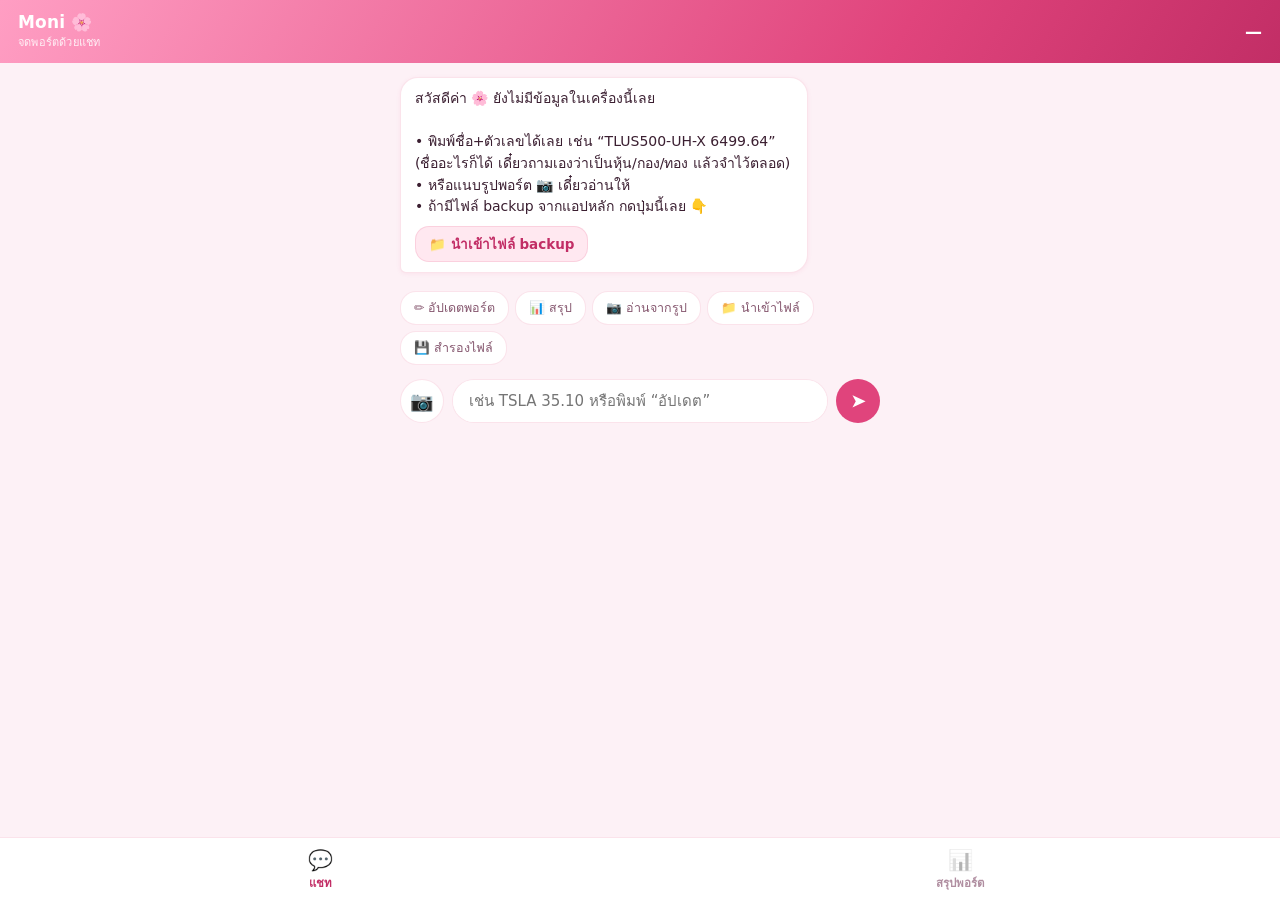
<file: chat.html>
<!DOCTYPE html>
<html lang="th">
<head>
<meta charset="UTF-8">
<meta name="viewport" content="width=device-width, initial-scale=1.0, maximum-scale=1.0">
<title>Moni 🌸 — จดพอร์ตด้วยแชท</title>
<style>
  :root{
    --page:#fdf1f6; --surface:#ffffff; --surface2:#ffe8f0; --surface3:#fff7fa;
    --ink:#3b1f31; --ink2:#85566e; --muted:#b08ea0;
    --border:rgba(224,68,124,.15); --grid:#f3dce6; --baseline:#e6c3d2;
    --accent:#e0447c; --accent-deep:#c22e66;
    --us:#2a78d6; --fund:#1baf7a; --tax:#eda100; --cash:#008300;
    --gold:#4a3aa7; --etf:#e34948; --pvd:#e87ba4; --other:#8f7a86;
    --up:#006300; --down:#d03b3b;
  }
  *{box-sizing:border-box;margin:0;padding:0;-webkit-tap-highlight-color:transparent}
  html,body{background:var(--page);height:100%}
  body{color:var(--ink);font-family:system-ui,-apple-system,"Segoe UI",sans-serif;
       display:flex;flex-direction:column;height:100dvh;overflow:hidden}

  .top{background:linear-gradient(120deg,#ff9ec3,#e0447c 70%,#c22e66);color:#fff;
       padding:calc(env(safe-area-inset-top, 0px) + 12px) 18px 12px;
       display:flex;align-items:center;justify-content:space-between;flex:none}
  .top .name{font-size:17px;font-weight:800;letter-spacing:.2px}
  .top .name small{font-weight:500;opacity:.85;font-size:11px;display:block;margin-top:1px}
  .top .mini{text-align:right}
  .top .mini .v{font-size:17px;font-weight:800;font-variant-numeric:tabular-nums}
  .top .mini .d{font-size:11px;opacity:.9;font-variant-numeric:tabular-nums}

  main{flex:1;overflow:hidden;position:relative}
  .view{position:absolute;inset:0;overflow-y:auto;-webkit-overflow-scrolling:touch;
        padding:14px 14px 20px;display:none}
  .view.on{display:block}
  .inner{max-width:480px;margin:0 auto}

  .tabs{flex:none;display:flex;background:var(--surface);border-top:1px solid var(--border);
        padding-bottom:env(safe-area-inset-bottom, 0px)}
  .tabs button{flex:1;background:none;border:none;padding:10px 0 8px;cursor:pointer;
        font-size:11.5px;color:var(--muted);font-weight:600;font-family:inherit}
  .tabs button .ic{display:block;font-size:20px;margin-bottom:2px;filter:grayscale(1);opacity:.5}
  .tabs button.on{color:var(--accent-deep)}
  .tabs button.on .ic{filter:none;opacity:1}

  #msgs{display:flex;flex-direction:column;gap:10px;padding-bottom:8px}
  .bub{max-width:85%;padding:10px 14px;border-radius:18px;font-size:14px;line-height:1.55;
       white-space:pre-wrap;word-break:break-word;animation:pop .18s ease-out}
  @keyframes pop{from{transform:scale(.92);opacity:0}to{transform:scale(1);opacity:1}}
  @media (prefers-reduced-motion: reduce){ .bub{animation:none} }
  .bub.me{align-self:flex-end;background:var(--accent);color:#fff;border-bottom-right-radius:6px}
  .bub.bot{align-self:flex-start;background:var(--surface);border:1px solid var(--border);
           border-bottom-left-radius:6px;box-shadow:0 1px 4px rgba(224,68,124,.08)}
  .bub .chips{display:flex;flex-wrap:wrap;gap:6px;margin-top:8px}
  .chip-num{background:var(--surface2);border:1px solid var(--border);color:var(--accent-deep);
            padding:6px 13px;border-radius:14px;font-size:13.5px;font-weight:700;cursor:pointer;
            font-variant-numeric:tabular-nums;font-family:inherit}
  .chip-num:active{background:var(--accent);color:#fff}
  .quick{display:flex;gap:6px;flex-wrap:wrap;margin:10px 0 4px}
  .quick button{background:var(--surface);border:1px solid var(--border);color:var(--ink2);
        padding:6px 13px;border-radius:16px;font-size:12.5px;cursor:pointer;font-family:inherit}
  .quick button:active{background:var(--surface2)}

  .inputrow{position:sticky;bottom:0;display:flex;gap:8px;padding-top:10px;
            background:linear-gradient(transparent,var(--page) 30%)}
  .inputrow .att{flex:none;width:44px;height:44px;border-radius:50%;border:1px solid var(--border);
        background:var(--surface);font-size:19px;cursor:pointer}
  .inputrow textarea{flex:1;resize:none;border:1px solid var(--border);border-radius:22px;
        padding:11px 16px;font-size:15px;font-family:inherit;background:var(--surface);
        color:var(--ink);height:44px;line-height:1.4}
  .inputrow textarea:focus{outline:none;border-color:var(--accent)}
  .inputrow .send{flex:none;width:44px;height:44px;border-radius:50%;border:none;
        background:var(--accent);color:#fff;font-size:17px;cursor:pointer;font-weight:700}
  .inputrow .send:active{background:var(--accent-deep)}

  .hero{background:linear-gradient(135deg,#fff 0%,#fff5f9 100%);border:1px solid var(--border);
        border-radius:22px;padding:20px;margin-bottom:12px;text-align:center;
        box-shadow:0 2px 12px rgba(224,68,124,.07)}
  .hero .lbl{font-size:12px;color:var(--ink2);margin-bottom:4px}
  .hero .num{font-size:40px;font-weight:800;color:var(--accent-deep);
             font-variant-numeric:tabular-nums;letter-spacing:-.5px}
  .hero .pair{display:flex;justify-content:center;gap:8px;margin-top:10px;flex-wrap:wrap}
  .pill{font-size:12.5px;font-weight:700;padding:5px 12px;border-radius:16px;
        font-variant-numeric:tabular-nums}
  .pill.up{background:#e3f4e3;color:var(--up)} .pill.down{background:#fde7e7;color:var(--down)}
  .pill.flat{background:var(--surface2);color:var(--muted)}

  .card{background:var(--surface);border:1px solid var(--border);border-radius:20px;
        padding:15px 16px;margin-bottom:12px;box-shadow:0 1px 6px rgba(224,68,124,.05)}
  .card h2{font-size:11px;font-weight:800;color:var(--ink2);letter-spacing:.5px;
        text-transform:uppercase;margin-bottom:12px;display:flex;align-items:center;gap:6px}
  .chartbox{position:relative}
  .tt{position:absolute;pointer-events:none;background:var(--ink);color:#fff;
      border-radius:9px;padding:7px 11px;font-size:12px;display:none;z-index:5;white-space:nowrap}
  .tt .t-val{font-size:14px;font-weight:700}
  .tt .t-lbl{opacity:.75;margin-top:1px}

  .legend{list-style:none;margin-top:10px}
  .legend li{display:flex;align-items:center;gap:8px;padding:5px 0;font-size:13px}
  .dot{width:9px;height:9px;border-radius:3px;flex:none}
  .legend .nm{color:var(--ink2);flex:1}
  .legend .v{font-variant-numeric:tabular-nums;font-weight:700}
  .legend .pc{color:var(--muted);width:50px;text-align:right;font-variant-numeric:tabular-nums;font-size:12px}

  .hrow{display:grid;grid-template-columns:minmax(110px,190px) 1fr 84px 46px;gap:8px;
        align-items:center;padding:5px 0}
  .hrow .nm{font-size:12.5px;color:var(--ink2);white-space:nowrap;overflow:hidden;
        text-overflow:ellipsis;display:flex;align-items:center;gap:6px}
  .hrow .track{background:var(--surface3);border:1px solid var(--grid);border-radius:4px;height:13px}
  .hrow .fill{height:100%;border-radius:0 4px 4px 0}
  .hrow .v{font-size:12px;text-align:right;font-variant-numeric:tabular-nums;font-weight:700}
  .hrow .pc{font-size:11.5px;color:var(--muted);text-align:right;font-variant-numeric:tabular-nums}
  .empty{color:var(--muted);font-size:13px;text-align:center;padding:16px 0}

  .fx{position:fixed;font-size:22px;pointer-events:none;z-index:99;animation:rise 1.6s ease-out forwards}
  @keyframes rise{to{transform:translateY(-130px) rotate(30deg);opacity:0}}
  @media (prefers-reduced-motion: reduce){ .fx{display:none} }

  /* ── period chips (การเติบโต) ── */
  .pchips{display:flex;gap:6px;flex-wrap:wrap;margin-bottom:12px}
  .pchips button{background:var(--surface3);border:1px solid var(--border);color:var(--ink2);
      padding:5px 12px;border-radius:14px;font-size:12px;font-weight:700;cursor:pointer;font-family:inherit}
  .pchips button.on{background:var(--accent);border-color:var(--accent);color:#fff}
  .grow-line{display:flex;align-items:baseline;gap:10px;flex-wrap:wrap}
  .grow-line .gv{font-size:26px;font-weight:800;font-variant-numeric:tabular-nums;color:var(--ink)}
  .bd-row{display:flex;justify-content:space-between;gap:10px;padding:6px 0;font-size:13.5px;
      border-bottom:1px dashed var(--grid)}
  .bd-row:last-child{border-bottom:none}
  .bd-row .bl{color:var(--ink2)}
  .bd-row .bv{font-variant-numeric:tabular-nums;font-weight:700}
  .bv.up{color:var(--up)} .bv.down{color:var(--down)}

  /* ── bottom sheet (แตะรายการใน dashboard) ── */
  .sheet-bg{position:fixed;inset:0;background:rgba(59,31,49,.45);z-index:50;display:none}
  .sheet-bg.on{display:block}
  .sheet{position:fixed;left:0;right:0;bottom:0;background:var(--surface);z-index:51;
      border-radius:22px 22px 0 0;padding:18px 18px calc(env(safe-area-inset-bottom,0px) + 18px);
      max-width:480px;margin:0 auto;box-shadow:0 -6px 30px rgba(224,68,124,.25);display:none}
  .sheet.on{display:block}
  .sheet h3{font-size:16px;font-weight:800;margin-bottom:2px;display:flex;align-items:center;gap:8px}
  .sheet .sub{font-size:12.5px;color:var(--muted);margin-bottom:14px;font-variant-numeric:tabular-nums}
  .sheet .act{display:flex;flex-direction:column;gap:8px}
  .sheet .act button{background:var(--surface3);border:1px solid var(--border);border-radius:14px;
      padding:12px 14px;font-size:14.5px;font-family:inherit;color:var(--ink);cursor:pointer;
      text-align:left;font-weight:600}
  .sheet .act button:active{background:var(--surface2)}
  .sheet .act button.danger{color:var(--down)}
  .sheet .act button.armed{background:#fde7e7;border-color:var(--down);color:var(--down)}
  .sheet .editrow{display:flex;gap:8px;margin-top:4px}
  .sheet .editrow input{flex:1;border:1px solid var(--border);border-radius:12px;padding:11px 14px;
      font-size:16px;font-family:inherit;background:var(--surface3);color:var(--ink)}
  .sheet .editrow input:focus{outline:none;border-color:var(--accent)}
  .sheet .editrow button{background:var(--accent);border:none;color:#fff;border-radius:12px;
      padding:0 18px;font-size:14px;font-weight:700;cursor:pointer;font-family:inherit}
  .hist-list{max-height:180px;overflow-y:auto;margin-top:8px}
  .hist-list .hl{display:flex;justify-content:space-between;font-size:13px;padding:4px 0;
      font-variant-numeric:tabular-nums;border-bottom:1px dashed var(--grid)}
  .hist-list .hl span:first-child{color:var(--muted)}
  .hrow{cursor:pointer}
  .hrow:active{background:var(--surface3)}
</style>
</head>
<body>

<div class="top">
  <div class="name">Moni 🌸<small>จดพอร์ตด้วยแชท</small></div>
  <div class="mini"><div class="v" id="top-total">—</div><div class="d" id="top-diff"></div></div>
</div>

<main>
  <section class="view on" id="view-chat">
    <div class="inner">
      <div id="msgs"></div>
      <div class="quick">
        <button data-q="อัปเดต">✏️ อัปเดตพอร์ต</button>
        <button data-q="สรุป">📊 สรุป</button>
        <button id="q-cam">📷 อ่านจากรูป</button>
        <button id="q-import">📁 นำเข้าไฟล์</button>
        <button id="q-export">💾 สำรองไฟล์</button>
      </div>
      <div class="inputrow">
        <button class="att" id="att" title="แนบรูป">📷</button>
        <textarea id="inp" rows="1" placeholder="เช่น TSLA 35.10 หรือพิมพ์ “อัปเดต”"></textarea>
        <button class="send" id="send" title="ส่ง">➤</button>
      </div>
      <input type="file" id="file" accept="image/*" style="display:none">
      <input type="file" id="jfile" accept=".json" style="display:none">
    </div>
  </section>

  <section class="view" id="view-dash">
    <div class="inner">
      <div class="hero">
        <div class="lbl">สินทรัพย์รวม 💖</div>
        <div class="num" id="d-total">—</div>
        <div class="pair">
          <span class="pill flat" id="d-day">วันนี้ —</span>
          <span class="pill flat" id="d-since">ตั้งแต่เริ่ม —</span>
        </div>
      </div>

      <div class="card">
        <h2>💖 การเติบโตของพอร์ต</h2>
        <div class="pchips" id="pchips">
          <button data-p="1" class="on">ครั้งก่อน</button>
          <button data-p="7">7 วัน</button>
          <button data-p="30">30 วัน</button>
          <button data-p="ytd">YTD</button>
          <button data-p="all">ทั้งหมด</button>
        </div>
        <div class="grow-line" id="grow-line"><span class="gv">—</span></div>
        <div class="empty" id="grow-empty" style="display:none">ยังไม่มีข้อมูลช่วงนี้</div>
      </div>

      <div class="card" id="bd-card" style="display:none">
        <h2>🧁 กำไร/ขาดทุนล่าสุดมาจากไหน</h2>
        <div id="bd-rows"></div>
      </div>

      <div class="card" id="rz-card" style="display:none">
        <h2>💸 กำไรที่ขายจริงสะสม</h2>
        <div id="rz-rows"></div>
      </div>

      <div class="card">
        <h2>🌷 มูลค่ารวมตามเวลา</h2>
        <div class="chartbox">
          <svg id="line" viewBox="0 0 460 210" style="width:100%;height:auto" role="img" aria-label="มูลค่ารวมตามเวลา"></svg>
          <div class="tt" id="line-tt"></div>
        </div>
      </div>

      <div class="card">
        <h2>🌱 อัตราการเปลี่ยนแปลงรายวัน (%)</h2>
        <svg id="growth" viewBox="0 0 460 150" style="width:100%;height:auto" role="img" aria-label="เปอร์เซ็นต์เปลี่ยนแปลงรายวัน"></svg>
        <div class="empty" id="growth-empty" style="display:none">ต้องมีข้อมูลอย่างน้อย 2 วัน</div>
      </div>

      <div class="card">
        <h2>🍩 สัดส่วนพอร์ต</h2>
        <div style="display:flex;gap:16px;align-items:center;flex-wrap:wrap">
          <svg id="donut" width="140" height="140" viewBox="0 0 140 140" role="img" aria-label="สัดส่วนพอร์ต"></svg>
          <ul class="legend" id="legend" style="flex:1;min-width:180px"></ul>
        </div>
      </div>

      <div class="card">
        <h2>💗 รายตัว <span id="h-asof" style="text-transform:none;font-weight:500;color:var(--muted)"></span></h2>
        <div id="holdings"></div>
        <div class="empty" id="hold-empty" style="display:none">ยังไม่มีข้อมูลรายตัว</div>
      </div>
    </div>
  </section>
</main>

<div class="tabs">
  <button class="on" data-v="chat"><span class="ic">💬</span>แชท</button>
  <button data-v="dash"><span class="ic">📊</span>สรุปพอร์ต</button>
</div>

<div class="sheet-bg" id="sheet-bg"></div>
<div class="sheet" id="sheet">
  <h3 id="sh-name"></h3>
  <div class="sub" id="sh-sub"></div>
  <div class="act" id="sh-act"></div>
</div>

<script>
"use strict";
/* ══ shared storage — คีย์เดียวกับแอปหลัก ══ */
const KEY3="emil_portfolio_v2", KEY2="emil_portfolio_holdings_v1", KEYL="emil_moni_learned_v1";
const SLOT={us:"var(--us)",fund:"var(--fund)",tax:"var(--tax)",cash:"var(--cash)",
            gold:"var(--gold)",etf:"var(--etf)",pvd:"var(--pvd)",other:"var(--other)"};
const GROUPS=[["us","หุ้น US"],["fund","กองทุนรวม"],["tax","ลดหย่อนภาษี"],["pvd","กองทุนสำรองเลี้ยงชีพ"],
              ["cash","เงินสด"],["gold","ทองคำ"],["etf","ETF"],["other","อื่นๆ"]];
const GNAME=Object.fromEntries(GROUPS);
const DEF_ACCOUNTS=[
  {id:"dime",  name:"Dime! หุ้น US",          grp:"us",   cur:"USD", off:false},
  {id:"wxgen", name:"WealthX ทั่วไป",          grp:"fund", cur:"THB", off:false},
  {id:"wxtax", name:"WealthX ลดหย่อนภาษี",     grp:"tax",  cur:"THB", off:false},
  {id:"bank",  name:"เงินสด • ธนาคาร",         grp:"cash", cur:"THB", off:false},
  {id:"dsave", name:"เงินสด • Dime Save",      grp:"cash", cur:"THB", off:false},
  {id:"fcd",   name:"เงินสด • Dime FCD (ดอกเบี้ย 4.5%)", grp:"cash", cur:"USD", off:false},
];
const WALLET_ALIASES={
  dime:["dime","ไดม์"], wxgen:["wxgen","กองทุนทั่วไป","กองทั่วไป"],
  wxtax:["wxtax","ลดหย่อน","กองภาษี"], bank:["bank","ธนาคาร","แบงค์"],
  dsave:["dsave"], fcd:["fcd"],
};

function jload(k){ try{const s=localStorage.getItem(k); if(s) return JSON.parse(s);}catch(e){} return null; }
function jsave(k,v){ try{ localStorage.setItem(k,JSON.stringify(v)); return true; }catch(e){ return false; } }
let db=jload(KEY3);
if(!db){ db={accounts:JSON.parse(JSON.stringify(DEF_ACCOUNTS)),entries:[]}; jsave(KEY3,db); }
let holds=jload(KEY2)||{snaps:[]};
if(holds && !holds.snaps) holds={snaps:[{asof:holds.asof||"",items:holds.items||[]}]};
let learned=jload(KEYL)||{};   /* ชื่อที่บอทเคยถามแล้วจำไว้: {nameLower:{name,grp,cur}} */
const KEYFX="emil_moni_fx_v1";
let fxmap=jload(KEYFX)||{};    /* เรทรายวัน: {"2026-07-08":33.5, ...} */

/* ── ซ่อมข้อมูลเสียจากเวอร์ชันก่อน (เรทหลุดช่วง 15-60, entry ว่างเปล่า 0฿) ── */
(function sanitize(){
  let dirty=false;
  let lastGood=33.28;
  db.entries.slice().sort((a,b)=>a.date<b.date?-1:1).forEach(e=>{
    if(e.fx>=15&&e.fx<=60){ lastGood=e.fx; }
    else{ e.fx=lastGood; dirty=true; }
  });
  const n=db.entries.length;
  db.entries=db.entries.filter(e=>e.vals&&Object.keys(e.vals).length>0);
  if(db.entries.length!==n) dirty=true;
  if(dirty) jsave(KEY3,db);
  Object.keys(fxmap).forEach(k=>{ if(!(fxmap[k]>=15&&fxmap[k]<=60)){ delete fxmap[k]; jsave(KEYFX,fxmap); } });
})();

const fmt=(n,d=2)=>Number(n).toLocaleString("th-TH",{minimumFractionDigits:d,maximumFractionDigits:d});
const sorted=()=>db.entries.slice().sort((a,b)=>a.date<b.date?-1:1);
const accById=id=>db.accounts.find(a=>a.id===id);
const grpColor=k=>SLOT[k]||SLOT.other;
const sign=n=>n>=0?"+":"−";
const cls=n=>n>0.005?"up":n<-0.005?"down":"flat";
const today=()=>new Date().toISOString().slice(0,10);
/* ── เรทของวันไหนก็ตาม: ดูจาก fx diary + entry ที่ใกล้วันนั้นที่สุด (ย้อนหลัง) ── */
function fxOn(dateStr){
  let best=null, bestDate="";
  Object.keys(fxmap).forEach(k=>{ if(k<=dateStr && k>=bestDate){ bestDate=k; best=fxmap[k]; } });
  sorted().forEach(e=>{ if(e.date<=dateStr && e.date>=bestDate && e.fx>=15 && e.fx<=60){
    bestDate=e.date; best=e.fx; } });
  return best!=null?best:33.28;
}
function fxPrevBefore(dateStr){
  let best=null, bestDate="";
  Object.keys(fxmap).forEach(k=>{ if(k<dateStr && k>=bestDate){ bestDate=k; best=fxmap[k]; } });
  sorted().forEach(e=>{ if(e.date<dateStr && e.date>=bestDate && e.fx>=15 && e.fx<=60){
    bestDate=e.date; best=e.fx; } });
  return best;
}
function latestSnap(){
  if(!holds.snaps.length) return null;
  return holds.snaps.slice().sort((a,b)=>a.asof<b.asof?-1:1)[holds.snaps.length-1];
}
function normGrp(g){ return g==="dime"?"us":g==="gen"?"fund":g; }
/* ═══════════════════════════════════════════════════════════════
   แกนกลางเดียวของทั้งแอป: calculatePortfolioSnapshot(date)
   ทุกส่วน (hero, กราฟเส้น, พาย, รายตัว, สรุปในแชท, การเติบโต)
   อ่านจากฟังก์ชันนี้เท่านั้น — ห้ามคำนวณเอง จะได้ไม่มีเลขไม่ตรงกัน
   ─ เงินสดเป็นสินทรัพย์ประเภทหนึ่ง รวมอยู่ในมูลค่าพอร์ตเสมอ
   ─ ใช้เรทของ "วันนั้น" (fx diary) ไม่ใช่เรทล่าสุดตัวเดียว
   ─ กันนับซ้ำ: ถ้ากลุ่มไหนมีรายตัวแล้ว ยอดกระเป๋ารวมของกลุ่มนั้นไม่ถูกนับอีก
   ═══════════════════════════════════════════════════════════════ */
function calculatePortfolioSnapshot(dateStr){
  const fx=fxOn(dateStr);
  const es=sorted().filter(e=>e.date<=dateStr);
  const entry=es.length?es[es.length-1]:null;
  const ss=holds.snaps.slice().sort((a,b)=>a.asof<b.asof?-1:1).filter(s=>s.asof<=dateStr);
  const snap=ss.length?ss[ss.length-1]:null;
  const items=[];             /* {name,grp,cur,val,thb,src,id?} */
  const snapGroups=new Set(); /* กลุ่มที่มีรายตัวแล้ว */
  if(snap) snap.items.forEach(h=>{
    const g=normGrp(h.grp);
    snapGroups.add(g);
    items.push({name:h.name,grp:g,cur:h.cur||"THB",val:h.val,
                thb:h.cur==="USD"?h.val*fx:h.val,src:"hold",cost:h.cost!=null?h.cost:null});
  });
  if(entry) Object.keys(entry.vals).forEach(id=>{
    const a=accById(id); if(!a||a.off) return;
    const v=entry.vals[id]; if(v==null) return;
    if(a.grp!=="cash" && snapGroups.has(a.grp)) return;  /* กันนับซ้ำกับรายตัว */
    items.push({name:a.name,grp:a.grp,cur:a.cur,val:v,
                thb:a.cur==="USD"?v*fx:v,src:"wallet",id});
  });
  const byGroup={}; let total=0, cash=0;
  items.forEach(it=>{
    byGroup[it.grp]=(byGroup[it.grp]||0)+it.thb;
    total+=it.thb;
    if(it.grp==="cash") cash+=it.thb;
  });
  return {date:dateStr, fx, total, cash, items, byGroup};
}
function allDates(){
  const s=new Set();
  db.entries.forEach(e=>s.add(e.date));
  holds.snaps.forEach(x=>{ if(x.asof) s.add(x.asof); });
  return [...s].sort();
}
/* อนุกรม snapshot ทุกวันที่มีข้อมูล — ใช้วาดกราฟเส้น/โต */
function series(){
  return allDates().map(calculatePortfolioSnapshot).filter(s=>s.total>0);
}
/* แยกที่มาของกำไร s0→s1: ราคาสินทรัพย์ / ค่าเงิน / เงินสด / เงินเข้า-ออก */
function decompose(s0,s1){
  let price=0, fxEff=0, flows=0;
  const cashEff=s1.cash-s0.cash;
  const m0={};
  s0.items.forEach(it=>{ if(it.grp!=="cash") m0[it.name.toLowerCase()]=it; });
  const seen=new Set();
  s1.items.forEach(it=>{
    if(it.grp==="cash") return;
    const k=it.name.toLowerCase(), o=m0[k];
    if(o){ seen.add(k);
      if(it.cur==="USD"){ price+=(it.val-o.val)*s0.fx; fxEff+=it.val*(s1.fx-s0.fx); }
      else price+=it.val-o.val;
    }else flows+=it.thb;   /* รายการใหม่ */
  });
  Object.keys(m0).forEach(k=>{ if(!seen.has(k)) flows-=m0[k].thb; }); /* รายการที่หายไป */
  return {price,fxEff,cashEff,flows,base:s0.total};
}
/* ── Snapshot log รายวัน: บันทึกประวัติพอร์ตทุกครั้งที่มีการเปลี่ยนแปลง ── */
const KEYS="emil_moni_snaplog_v1";
const KEYRZ="emil_moni_realized_v1";   /* ประวัติการขาย: กำไร/ขาดทุนที่ realize แล้ว */
/* หาไอเทมรายตัวในวันนี้ (สร้าง snapshot ของวันนี้จาก snapshot ล่าสุดถ้ายังไม่มี) แล้วคืน snap ให้แก้ */
function todaySnapFor(){
  const d=today();
  const prevSnap=latestSnap();
  let snap=holds.snaps.find(x=>x.asof===d);
  if(!snap){ snap={asof:d,items:prevSnap?JSON.parse(JSON.stringify(prevSnap.items)):[]}; holds.snaps.push(snap); }
  return snap;
}
function setCostByName(name,cost){
  const snap=todaySnapFor();
  const it=snap.items.find(x=>x.name.toLowerCase()===name.toLowerCase());
  if(it) it.cost=cost;
  jsave(KEY2,holds);
}
function logSnapshot(){
  const s=calculatePortfolioSnapshot(today());
  if(!s.total) return;
  let log=jload(KEYS)||[];
  log=log.filter(x=>x.date!==s.date);
  log.push({date:s.date,total:Math.round(s.total*100)/100,cash:Math.round(s.cash*100)/100,
            fx:s.fx,byGroup:s.byGroup,
            items:s.items.map(it=>({name:it.name,grp:it.grp,cur:it.cur,val:it.val}))});
  log.sort((a,b)=>a.date<b.date?-1:1);
  if(log.length>500) log=log.slice(-500);
  jsave(KEYS,log);
}

/* ══ พจนานุกรมชื่อ: กระเป๋า + รายตัวทุกตัว + ที่เรียนรู้ ══ */
function buildDict(){
  const d=[];
  db.accounts.forEach(a=>{
    d.push({key:a.id.toLowerCase(),kind:"wallet",id:a.id});
    (WALLET_ALIASES[a.id]||[]).forEach(al=>d.push({key:al.toLowerCase(),kind:"wallet",id:a.id}));
    const w=a.name.replace(/[()•!]/g," ").trim().split(/\s+/)[0];
    if(w && w.length>=3) d.push({key:w.toLowerCase(),kind:"wallet",id:a.id});
  });
  const s=latestSnap();
  if(s) s.items.forEach(h=>d.push({key:h.name.toLowerCase(),kind:"holding",
    name:h.name,grp:normGrp(h.grp),cur:h.cur}));
  Object.values(learned).forEach(l=>d.push({key:l.name.toLowerCase(),kind:"holding",
    name:l.name,grp:l.grp,cur:l.cur}));
  /* ชื่อยาวก่อน กันชนกัน เช่น TLUS500-UH-X ต้องชนะ TLUS500 */
  d.sort((a,b)=>b.key.length-a.key.length);
  return d;
}
const isWordChar=c=>/[a-z0-9ก-๙]/i.test(c||"");

/* หา "ตัวเลขค่า" ตัวแรกในช่วง (ข้ามเลขที่ตามด้วย % หรือนำหน้าด้วย +/-) */
function pickNumber(str){
  const re=/(\d+(?:\.\d+)?)/g; let m;
  while((m=re.exec(str))){
    const before=str.slice(0,m.index).trimEnd().slice(-1);
    const after=str.slice(m.index+m[0].length).trimStart()[0];
    if(before==="+"||before==="-"||before==="−"||before==="(") continue;
    if(after==="%") continue;
    return {val:Number(m[1]), idx:m.index, len:m[0].length};
  }
  return null;
}

/* parse ข้อความอิสระ (ทั้งพิมพ์เองและจาก OCR) */
function parseFree(text, windowed){
  const res={wallet:{},holds:[],unknown:[],fx:null};
  let s=text.replace(/,/g,"");
  s=s.replace(/(?:^|\s)(?:fx|เรท)\s*=?\s*(\d+(?:\.\d+)?)/gi,(m,v)=>{
    const n=Number(v);
    if(n>=15&&n<=60&&res.fx==null){res.fx=n; return " ";}
    return m;   /* เลขนอกช่วงเรทจริง ไม่ใช่ fx */
  });
  const dict=buildDict();
  const low=()=>s.toLowerCase();
  dict.forEach(e=>{
    let from=0;
    while(true){
      const i=low().indexOf(e.key,from);
      if(i<0) break;
      const j=i+e.key.length;
      if(isWordChar(s[i-1])||isWordChar(s[j])){ from=j; continue; }
      /* หน้าต่างหาเลข: ถึงชื่อถัดไปหรือ 90 ตัวอักษร (โหมดรูป) / จบบรรทัด (โหมดพิมพ์) */
      let end;
      if(windowed){ end=Math.min(s.length,j+90);
        dict.forEach(o=>{ if(o===e)return; const k=low().indexOf(o.key,j);
          if(k>=0&&k<end&&!isWordChar(s[k-1])) end=k; });
      }else{
        const nl=s.indexOf("\n",j); end=nl<0?s.length:nl;
      }
      const pick=pickNumber(s.slice(j,end));
      if(pick){
        const abs=j+pick.idx;
        s=s.slice(0,i)+" ".repeat(abs+pick.len-i)+s.slice(abs+pick.len);
        if(e.kind==="wallet") res.wallet[e.id]=pick.val;
        else if(!res.holds.some(h=>h.name===e.name))
          res.holds.push({name:e.name,grp:e.grp,cur:e.cur,val:pick.val});
      }
      from=j;
      break;
    }
  });
  if(!windowed){
    /* ชื่อแปลกใหม่ + ตัวเลข → เก็บไว้ถามผู้ใช้ */
    [...s.matchAll(/([A-Za-zก-๙][A-Za-z0-9ก-๙.\-]{1,29})[ \t:=]+(\d+(?:\.\d+)?)(?!\s*%)/g)]
      .forEach(m=>{
        const nm=m[1], v=Number(m[2]);
        if(/^(fx|เรท|usd|thb|บาท|วันนี้|รวม|แล้ว|เป็น|คือ|ที่|กับ|ทำไม)$/i.test(nm)) return;
        if(v<5) return;   /* เลขเล็กๆ ในประโยคทั่วไป ไม่ใช่มูลค่า */
        res.unknown.push({name:nm,val:v});
      });
  }
  return res;
}

/* ══ tabs ══ */
document.querySelectorAll(".tabs button").forEach(b=>{
  b.addEventListener("click",()=>{
    document.querySelectorAll(".tabs button").forEach(x=>x.classList.remove("on"));
    document.querySelectorAll(".view").forEach(x=>x.classList.remove("on"));
    b.classList.add("on");
    document.getElementById("view-"+b.dataset.v).classList.add("on");
    if(b.dataset.v==="dash") renderDash();
  });
});

/* ══ chat ui ══ */
const msgs=document.getElementById("msgs");
function bubble(text,who){
  const d=document.createElement("div"); d.className="bub "+who; d.textContent=text;
  msgs.appendChild(d); scrollBottom(); return d;
}
function chipsBubble(text,options,onPick){
  const d=document.createElement("div"); d.className="bub bot";
  const t=document.createElement("div"); t.textContent=text; d.appendChild(t);
  const c=document.createElement("div"); c.className="chips";
  options.forEach(op=>{
    const b=document.createElement("button"); b.className="chip-num"; b.type="button";
    b.textContent=op.label;
    b.addEventListener("click",()=>{ c.remove();
      const pick=document.createElement("div");
      pick.style.cssText="margin-top:6px;color:var(--accent-deep);font-weight:700";
      pick.textContent="→ "+op.label; d.appendChild(pick);
      onPick(op); });
    c.appendChild(b);
  });
  d.appendChild(c); msgs.appendChild(d); scrollBottom(); return d;
}
function scrollBottom(){ const v=document.getElementById("view-chat"); v.scrollTop=v.scrollHeight; }

/* ══ โหมดแก้ค่า: รอเลือกตัว / รอตัวเลขใหม่ ══ */
let pendEdit=null;   /* {target:item} รอผู้ใช้พิมพ์ค่าใหม่ */
let pendPick=null;   /* [items] รอผู้ใช้พิมพ์หมายเลขจากลิสต์ */
let pendCost=null;   /* {name,onDone} รอผู้ใช้พิมพ์ต้นทุนตอนเพิ่มรายการใหม่ */
let pendSell=null;   /* {stage:'price',item} รอผู้ใช้พิมพ์ราคาที่ขายได้ */
function applyValueTo(t,val){
  if(t.src==="wallet") applyParsed({wallet:{[t.id]:val},holds:[],unknown:[],fx:null});
  else applyParsed({wallet:{},holds:[{name:t.name,grp:t.grp,cur:t.cur,val}],unknown:[],fx:null});
}
function askNewValue(it){
  pendEdit={target:it};
  bubble("💕 "+it.name+" ตอนนี้ = "+fmt(it.val)+(it.cur==="USD"?" USD":" ฿")+"\nพิมพ์ค่าใหม่มาได้เลยค่ะ (ตัวเลขอย่างเดียว)","bot");
}
function showUpdateList(){
  const s=calculatePortfolioSnapshot(today());
  if(!s.items.length){
    bubble("ยังไม่มีรายการในพอร์ตเลยค่า ✍️ พิมพ์ชื่อ+ตัวเลขเพื่อเพิ่มก่อนนะ เช่น “TSLA 35.10”","bot");
    return;
  }
  const items=s.items.slice().sort((a,b)=>b.thb-a.thb);
  pendPick=items;
  chipsBubble("✏️ อยากแก้ตัวไหนคะ? แตะเลือกเลย (หรือพิมพ์หมายเลขก็ได้)\n\n"+
    items.map((it,i)=>(i+1)+". "+it.name+"  "+fmt(it.val)+(it.cur==="USD"?" USD":" ฿")).join("\n"),
    items.map((it,i)=>({label:(i+1)+". "+it.name,it})),
    op=>{ pendPick=null; askNewValue(op.it); });
}
function startEdit(q){
  const s=calculatePortfolioSnapshot(today());
  const ql=q.toLowerCase();
  const it=s.items.find(x=>x.name.toLowerCase()===ql)
        ||s.items.find(x=>x.name.toLowerCase().includes(ql));
  if(it) askNewValue(it);
  else bubble("ไม่เจอ “"+q+"” ในพอร์ตเลยค่า 🥺 พิมพ์ “อัปเดต” เพื่อดูรายการทั้งหมดได้นะ","bot");
}

/* ══ คิวถามชื่อใหม่ ══ */
let pendQ=[];
function queueUnknowns(list){ pendQ.push(...list); askNext(); }
function askNext(){
  if(!pendQ.length) return;
  const u=pendQ.shift();
  chipsBubble("“"+u.name+"” ("+fmt(u.val)+") เป็นอะไรคะ? แตะเลือกได้เลย เดี๋ยวจำไว้ให้ตลอด 💕",
    GROUPS.map(([k,n])=>({label:n,k})),
    op=>{
      if(op.k==="cash"){
        const id="a"+Date.now();
        db.accounts.push({id,name:u.name,grp:"cash",cur:"THB",off:false});
        applyParsed({wallet:{[id]:u.val},holds:[],unknown:[],fx:null});
        askNext();
      }else{
        chipsBubble("สกุลของ “"+u.name+"” คือ?",
          [{label:"บาท ฿",cur:"THB"},{label:"ดอลลาร์ $",cur:"USD"}],
          op2=>{
            learned[u.name.toLowerCase()]={name:u.name,grp:op.k,cur:op2.cur};
            jsave(KEYL,learned);
            applyParsed({wallet:{},holds:[{name:u.name,grp:op.k,cur:op2.cur,val:u.val}],unknown:[],fx:null});
            askForCostOptional(u.name,askNext);
          });
      }
    });
}
/* ── ถามต้นทุนตอนเพิ่มรายการใหม่ (ไม่บังคับ) — ไว้ใช้คำนวณกำไร/ขาดทุนตอนขายจริง ── */
function askForCostOptional(name,onDone){
  chipsBubble("รู้ต้นทุนที่ซื้อ “"+name+"” มาไหมคะ? (ไม่บังคับ ใส่ไว้จะคำนวณกำไร/ขาดทุนตอนขายให้แม่นขึ้น)",
    [{label:"ระบุต้นทุน",set:true},{label:"ข้ามไปก่อน",set:false}],
    op=>{
      if(!op.set){ onDone(); return; }
      pendCost={name,onDone};
      bubble("พิมพ์ต้นทุนของ “"+name+"” มาได้เลยค่ะ (ตัวเลขอย่างเดียว หน่วยเดียวกับที่จด)","bot");
    });
}

/* ══ บันทึก + ตอบพร้อมเทียบของเก่า ══ */
function applyParsed(p){
  const parts=[];
  let storageFail=false;
  const d=today();

  /* เรทรายวัน — เก็บลง fx diary เสมอ */
  if(p.fx!=null){
    const prevFx=fxPrevBefore(d);
    fxmap[d]=p.fx;
    if(!jsave(KEYFX,fxmap)) storageFail=true;
    let ln="💱 เรทวันนี้ = "+p.fx+" ฿/USD";
    if(prevFx!=null && Math.abs(prevFx-p.fx)>0.001){
      const ch=((p.fx-prevFx)/prevFx*100);
      ln+="  (ก่อนหน้า "+prevFx+" → บาท"+(p.fx>prevFx?"อ่อนลง":"แข็งขึ้น")+" "+Math.abs(ch).toFixed(2)+"%)";
    }
    parts.push(ln);
  }

  /* wallet entries (บันทึกรายวันของกระเป๋า) */
  if(Object.keys(p.wallet).length){
    const es=sorted(), last=es[es.length-1];
    let entry=db.entries.find(x=>x.date===d);
    if(!entry){
      entry={date:d, fx:fxOn(d), vals:last?{...last.vals}:{}};
      db.entries.push(entry);
    }
    if(p.fx!=null) entry.fx=p.fx;
    Object.assign(entry.vals,p.wallet);
    if(!jsave(KEY3,db)) storageFail=true;
    Object.keys(p.wallet).forEach(id=>{
      const a=accById(id);
      parts.push("💼 "+(a?a.name:id)+" = "+fmt(p.wallet[id])+(a&&a.cur==="USD"?" USD":" ฿"));
    });
  }else if(p.fx!=null){
    /* มีแต่เรท: อัปเดต fx ของ entry วันนี้ถ้ามี */
    const entry=db.entries.find(x=>x.date===d);
    if(entry){ entry.fx=p.fx; if(!jsave(KEY3,db)) storageFail=true; }
  }

  /* holdings (รายตัว — เก็บเป็นประวัติ snapshot) */
  if(p.holds.length){
    const prevSnap=latestSnap();
    let snap=holds.snaps.find(x=>x.asof===d);
    if(!snap){
      snap={asof:d, items:prevSnap?JSON.parse(JSON.stringify(prevSnap.items)):[]};
      holds.snaps.push(snap);
    }
    const fxNew=fxOn(d);
    let anyUsd=false;
    p.holds.forEach(h=>{
      const old=(prevSnap&&prevSnap.asof!==d)
        ? prevSnap.items.find(x=>x.name.toLowerCase()===h.name.toLowerCase())
        : (snap.items.find(x=>x.name.toLowerCase()===h.name.toLowerCase())||null);
      const oldVal=old?old.val:null;
      const it=snap.items.find(x=>x.name.toLowerCase()===h.name.toLowerCase());
      if(it){ it.val=h.val; if(h.grp)it.grp=h.grp; if(h.cur)it.cur=h.cur; }
      else snap.items.push({name:h.name,grp:h.grp||"other",cur:h.cur||"THB",val:h.val});
      const unit=(h.cur==="USD")?" USD":" ฿";
      if(h.cur==="USD") anyUsd=true;
      let ln="🌸 "+h.name+" ("+ (GNAME[h.grp]||"") +") = "+fmt(h.val)+unit;
      if(h.cur==="USD") ln+="  ≈ "+fmt(h.val*fxNew,0)+" ฿";
      if(oldVal!=null && prevSnap && prevSnap.asof!==d && h.cur==="USD"){
        /* แยกให้เห็น: กำไรจากหุ้น vs จากค่าเงิน */
        const fxOld=fxOn(prevSnap.asof);
        const usdP=oldVal?(h.val-oldVal)/oldVal*100:0;
        const thbOld=oldVal*fxOld, thbNew=h.val*fxNew;
        const thbP=thbOld?(thbNew-thbOld)/thbOld*100:0;
        if(Math.abs(fxNew-fxOld)>0.001){
          ln+="\n   💵 ตัวหุ้น "+sign(usdP)+Math.abs(usdP).toFixed(2)+"%"
            +" • เรท "+fxOld+"→"+fxNew
            +" → คิดเป็นบาท "+sign(thbP)+Math.abs(thbP).toFixed(2)+"%";
          if(usdP<0 && thbP>usdP) ln+=" (ค่าเงินช่วยพยุงไว้ 💪)";
          else if(usdP>0 && thbP<usdP) ln+=" (โดนค่าเงินกินไปหน่อย)";
        }else if(oldVal!==h.val){
          ln+="  ("+sign(usdP)+Math.abs(usdP).toFixed(2)+"% จากครั้งก่อน)";
        }
      }else if(oldVal!=null && oldVal!==h.val){
        const df=h.val-oldVal;
        ln+="  ("+sign(df)+fmt(Math.abs(df))+" / "+sign(df)+Math.abs(df/oldVal*100).toFixed(2)+"% จากครั้งก่อน)";
      }else if(oldVal==null) ln+="  (รายการใหม่ 🎀)";
      parts.push(ln);
    });
    if(!jsave(KEY2,holds)) storageFail=true;
    if(anyUsd && fxmap[d]==null && p.fx==null)
      parts.push("💡 เรทที่ใช้ ("+fxNew+") เป็นของวันก่อน — ถ้ามีเรทวันนี้พิมพ์ “fx 33.xx” ได้เลย");
  }

  if(!parts.length) return false;

  /* ── สรุปท้ายข้อความ: ตัวเลขเดียวกับ dashboard เป๊ะ (มาจาก snapshot กลาง) ── */
  const sr=series();
  const cur=sr.length?sr[sr.length-1]:null;
  if(cur){
    let line="\n🧺 รวมพอร์ต "+fmt(cur.total,0)+" ฿";
    if(cur.cash>0) line+="  (ในนั้นเงินสด "+fmt(cur.cash,0)+" ฿)";
    const prev=sr.length>1?sr[sr.length-2]:null;
    if(prev){
      const df=cur.total-prev.total, pc=df/prev.total*100;
      line+="\n"+(df>=0?"▲":"▼")+" "+sign(df)+fmt(Math.abs(df),0)+" ฿ ("+sign(df)+Math.abs(pc).toFixed(2)+"%) จาก "+prev.date;
      const dc=decompose(prev,cur);
      const pcs=v=>sign(v)+Math.abs(v/prev.total*100).toFixed(2)+"%";
      const bits=[];
      if(Math.abs(dc.price)>=0.005)   bits.push("📈 ราคาสินทรัพย์ "+pcs(dc.price));
      if(Math.abs(dc.fxEff)>=0.005)   bits.push("💵 ค่าเงิน "+pcs(dc.fxEff));
      if(Math.abs(dc.cashEff)>=0.005) bits.push("💰 เงินสด "+pcs(dc.cashEff));
      if(Math.abs(dc.flows)>=0.005)   bits.push("🎀 เพิ่ม/ถอนรายการ "+pcs(dc.flows));
      if(bits.length) line+="\n   มาจาก: "+bits.join(" • ");
    }
    parts.push(line);
  }
  logSnapshot();

  let msg="จดให้แล้วค่า ✅ ("+d+")\n"+parts.join("\n");
  msg+="\n\nดูกราฟได้ที่แท็บ 📊 สรุปพอร์ต ด้านล่างเลย";
  if(storageFail) msg+="\n⚠️ เบราว์เซอร์นี้บันทึกถาวรไม่ได้ ข้อมูลจะหายเมื่อปิด";
  bubble(msg,"bot");
  updateTop();
  if(document.getElementById("view-dash").classList.contains("on")) renderDash();
  return true;
}

/* ══ ตอบคำถาม/ข้อความทั่วไป (ไม่มีตัวเลข) ══ */
function smallTalk(text){
  const es=sorted();
  if(/กราฟ|กราฟฟ|พลอต|plot|แนวโน้ม|เทรนด์/i.test(text)){
    bubble("กราฟอยู่แท็บ 📊 สรุปพอร์ต ข้างล่างค่ะ — มีเส้นมูลค่ารวม, อัตราโตรายวัน %, โดนัทสัดส่วน และรายตัวครบเลย 🌷","bot"); return;
  }
  if(/ทำไม|เพราะอะไร/.test(text) && /0|ศูนย์/.test(text)){
    bubble("ที่รวมพอร์ตเป็น 0 เพราะยังไม่มี “บันทึกรายวันของกระเป๋า” เลยค่ะ (Dime/กองทุน/เงินสด)\n\nถ้าเพิ่งเริ่มใช้เครื่องนี้ ข้อมูลเก่าอาจอยู่คนละที่เก็บ — กด 📁 นำเข้าไฟล์ แล้วเลือกไฟล์ backup ที่มีอยู่ได้เลย เดี๋ยวขึ้นครบทุกอย่าง 💕","bot"); return;
  }
  if(/เทียบ|ของเก่า|ก่อนหน้า|เมื่อวาน/.test(text)){ summaryBubble(); return; }
  if(/สวัสดี|หวัดดี|hello|hi/i.test(text)){
    bubble("สวัสดีค่า 🌸 พิมพ์ชื่อ+ตัวเลขมาได้เลย เช่น “TLUS500-UH-X 6499.64” หรือแนบรูปพอร์ตก็ได้นะ","bot"); return;
  }
  bubble("ยังตอบคำถามยาวๆ ไม่เก่งค่า 🥺 แต่ถ้าอยากจด: พิมพ์ชื่อ+ตัวเลข (ชื่ออะไรก็ได้ เดี๋ยวถามต่อเองว่าเป็นหุ้น/กอง/ทอง)\nอยากดูสรุป: พิมพ์ “สรุป” หรือแท็บ 📊 ด้านล่างเลย","bot");
}

function summaryBubble(){
  const sr=series();
  if(!sr.length){ bubble("ยังไม่มีข้อมูลเลยค่า ✍️ พิมพ์ชื่อ+ตัวเลข หรือกด 📁 นำเข้าไฟล์ backup ก่อนนะ","bot"); return; }
  const last=sr[sr.length-1], prev=sr.length>1?sr[sr.length-2]:null, first=sr[0];
  let m="📊 สรุปพอร์ต ("+last.date+")\n";
  m+="🧺 รวม "+fmt(last.total,0)+" ฿  (เรท "+last.fx+")\n";
  if(prev){
    const df=last.total-prev.total;
    m+=(df>=0?"▲":"▼")+" "+sign(df)+fmt(Math.abs(df),0)+" ฿ ("+sign(df)+Math.abs(df/prev.total*100).toFixed(2)+"%) จาก "+prev.date+"\n";
    const dc=decompose(prev,last);
    const pcs=v=>sign(v)+Math.abs(v/prev.total*100).toFixed(2)+"%";
    const bits=[];
    if(Math.abs(dc.price)>=0.005)   bits.push("📈 ราคา "+pcs(dc.price));
    if(Math.abs(dc.fxEff)>=0.005)   bits.push("💵 ค่าเงิน "+pcs(dc.fxEff));
    if(Math.abs(dc.cashEff)>=0.005) bits.push("💰 เงินสด "+pcs(dc.cashEff));
    if(Math.abs(dc.flows)>=0.005)   bits.push("🎀 เพิ่ม/ถอน "+pcs(dc.flows));
    if(bits.length) m+="   มาจาก: "+bits.join(" • ")+"\n";
  }
  if(sr.length>1){
    const d0=last.total-first.total;
    m+="• ตั้งแต่เริ่ม ("+first.date+"): "+sign(d0)+fmt(Math.abs(d0),0)+" ("+sign(d0)+Math.abs(d0/first.total*100).toFixed(2)+"%)\n";
  }
  GROUPS.forEach(([k,n])=>{ if(last.byGroup[k])
    m+="• "+n+": "+fmt(last.byGroup[k],0)+" ฿ ("+(last.byGroup[k]/last.total*100).toFixed(1)+"%)\n"; });
  m+="\nพิมพ์ “อัปเดต” เพื่อแก้ราคาทีละตัว หรือดูกราฟที่แท็บ 📊 ล่างขวาเลยค่า";
  bubble(m,"bot");
}

function greet(){
  const sr=series();
  if(sr.length){
    const last=sr[sr.length-1];
    bubble("สวัสดีค่า 🌸 พอร์ตล่าสุด ("+last.date+") รวม "+fmt(last.total,0)+" ฿ (เรท "+last.fx+")\nพิมพ์ชื่อ+ตัวเลขมาอัปเดต หรือพิมพ์ “อัปเดต” เพื่อแก้จากลิสต์ได้เลย","bot");
  }else{
    chipsBubble("สวัสดีค่า 🌸 ยังไม่มีข้อมูลในเครื่องนี้เลย\n\n• พิมพ์ชื่อ+ตัวเลขได้เลย เช่น “TLUS500-UH-X 6499.64” (ชื่ออะไรก็ได้ เดี๋ยวถามเองว่าเป็นหุ้น/กอง/ทอง แล้วจำไว้ตลอด)\n• หรือแนบรูปพอร์ต 📷 เดี๋ยวอ่านให้\n• ถ้ามีไฟล์ backup จากแอปหลัก กดปุ่มนี้เลย 👇",
      [{label:"📁 นำเข้าไฟล์ backup"}],
      ()=>document.getElementById("jfile").click());
  }
}

/* ══ ส่งข้อความ ══ */
function handleSend(){
  const inp=document.getElementById("inp");
  const text=inp.value.trim(); if(!text) return;
  bubble(text,"me"); inp.value="";
  route(text);
}
function route(text){
  const t0=text.trim().replace(/,/g,"");
  /* รอเลือกหมายเลขจากลิสต์อัปเดต */
  if(pendPick){
    if(/^\d{1,2}$/.test(t0)){
      const it=pendPick[Number(t0)-1];
      if(it){ pendPick=null; askNewValue(it); return; }
    }
    pendPick=null;   /* พิมพ์อย่างอื่น = ออกจากลิสต์ */
  }
  /* รอค่าตัวเลขใหม่ของตัวที่เลือกไว้ */
  if(pendEdit){
    if(/^\d+(\.\d+)?$/.test(t0)){
      const tg=pendEdit.target; pendEdit=null;
      applyValueTo(tg,Number(t0)); return;
    }
    pendEdit=null;   /* พิมพ์อย่างอื่น = ยกเลิกโหมดแก้ */
  }
  /* รอต้นทุนที่พิมพ์ตอนเพิ่มรายการใหม่ (ไม่บังคับ) */
  if(pendCost){
    const {name,onDone}=pendCost;
    if(/^\d+(\.\d+)?$/.test(t0)){
      pendCost=null;
      setCostByName(name,Number(t0));
      bubble("ตั้งต้นทุน "+name+" = "+fmt(Number(t0))+" แล้วค่า ✅","bot");
      onDone(); return;
    }
    pendCost=null;
    bubble("ข้ามการตั้งต้นทุนไปก่อนนะคะ ตั้งทีหลังได้ที่ปุ่ม 🏷 ในหน้าสรุปพอร์ต","bot");
    onDone();   /* ไม่ return — ให้ข้อความที่พิมพ์มาไปเข้า routing ปกติต่อ */
  }
  /* รอราคาที่ขายได้ */
  if(pendSell && pendSell.stage==="price"){
    if(/^\d+(\.\d+)?$/.test(t0)){
      const item=pendSell.item; pendSell=null;
      askSellDestination(item,Number(t0)); return;
    }
    pendSell=null;   /* พิมพ์อย่างอื่น = ยกเลิกการขาย */
  }
  if(/^(update|อัปเดต|อัพเดต|อัพเดท)$/i.test(text.trim())){ showUpdateList(); return; }
  const em=text.trim().match(/^(?:edit|แก้ไข|แก้)\s+(.+)$/i);
  if(em && !/\d/.test(em[1])){ startEdit(em[1].trim()); return; }
  const sm=text.trim().match(/^(?:ขาย|sell)\s+(.+)$/i);
  if(sm){
    const mNum=sm[1].trim().match(/^(.*?)\s+(\d+(?:\.\d+)?)$/);
    const nameQ=mNum?mNum[1].trim():sm[1].trim();
    const priceInline=mNum?Number(mNum[2]):null;
    const s=calculatePortfolioSnapshot(today());
    const it=s.items.find(x=>x.grp!=="cash"&&x.name.toLowerCase()===nameQ.toLowerCase())
          ||s.items.find(x=>x.grp!=="cash"&&x.name.toLowerCase().includes(nameQ.toLowerCase()));
    if(!it){ bubble("ไม่เจอ “"+nameQ+"” ในพอร์ตเลยค่า 🥺 พิมพ์ “อัปเดต” เพื่อดูรายการทั้งหมดได้นะ","bot"); return; }
    if(priceInline!=null) askSellDestination(it,priceInline); else startSell(it);
    return;
  }
  if(/^สรุป/.test(text)){ summaryBubble(); return; }
  if(/^(ตัวอย่าง|ช่วย|help|วิธี)/i.test(text)){
    bubble("พิมพ์สบายๆ ได้เลยค่า ✍️ ชื่อ + ตัวเลข เช่น\n\nTLUS500-UH-X 6499.64\nTSLA 36.70\nกองทุนทั่วไป 13788.31\nทองแท่ง 16350\ndime 135.17 fx 33.28\n\n• หลายบรรทัดในข้อความเดียวได้\n• พิมพ์ “อัปเดต” → เลือกตัวจากลิสต์แล้วใส่ค่าใหม่ ไม่ต้องพิมพ์ชื่อเอง\n• หรือ “แก้ TSLA” / “TSLA = 35.1” ก็ได้\n• พิมพ์ “ขาย TSLA” หรือ “ขาย TSLA 35.10” เพื่อขาย เลือกได้ว่าเงินเข้าบัญชีไหน\n• ชื่อใหม่ที่ไม่รู้จัก เดี๋ยวถามว่าเป็นหุ้น/กอง/ทอง/PVD แล้วจำไว้เลย\n• แนบรูป 📷 เดี๋ยวจับคู่ชื่อ-ตัวเลขให้อัตโนมัติ","bot");
    return;
  }
  const p=parseFree(text,false);
  const known=(p.fx!=null)||Object.keys(p.wallet).length||p.holds.length;
  if(known) applyParsed(p);
  if(p.unknown.length) queueUnknowns(p.unknown);
  if(!known && !p.unknown.length) smallTalk(text);
}
document.getElementById("send").addEventListener("click",handleSend);
document.getElementById("inp").addEventListener("keydown",e=>{
  if(e.key==="Enter"&&!e.shiftKey){ e.preventDefault(); handleSend(); }
});
document.querySelectorAll(".quick button[data-q]").forEach(b=>{
  b.addEventListener("click",()=>{ bubble(b.dataset.q,"me"); route(b.dataset.q); });
});

/* ══ OCR: จับคู่ชื่อ↔ตัวเลขจากรูปให้เอง ══ */
const fileInput=document.getElementById("file");
document.getElementById("att").addEventListener("click",()=>fileInput.click());
document.getElementById("q-cam").addEventListener("click",()=>fileInput.click());
let ocrLib=null;
fileInput.addEventListener("change",async ev=>{
  const f=ev.target.files[0]; fileInput.value=""; if(!f) return;
  bubble("📷 (แนบรูป: "+f.name+")","me");
  const st=bubble("กำลังอ่านรูปอยู่ค่า… ⏳ (ครั้งแรกอาจใช้เวลาสักหน่อย)","bot");
  try{
    if(!ocrLib){
      await new Promise((res,rej)=>{
        const s=document.createElement("script");
        s.src="https://cdn.jsdelivr.net/npm/tesseract.js@5/dist/tesseract.min.js";
        s.onload=res; s.onerror=()=>rej(new Error("load"));
        document.head.appendChild(s);
      });
      ocrLib=Tesseract;
    }
    const {data}=await ocrLib.recognize(f,"eng");
    st.remove();
    const text=data.text||"";
    const p=parseFree(text,true);   /* โหมดหน้าต่างข้ามบรรทัด */
    const found=(p.fx!=null)||Object.keys(p.wallet).length||p.holds.length;
    if(found){
      let lines=[];
      Object.keys(p.wallet).forEach(id=>{const a=accById(id);
        lines.push("💼 "+(a?a.name:id)+" = "+fmt(p.wallet[id]));});
      p.holds.forEach(h=>lines.push("🌸 "+h.name+" = "+fmt(h.val)+(h.cur==="USD"?" USD":" ฿")));
      if(p.fx!=null) lines.push("💱 FX = "+p.fx);
      chipsBubble("อ่านจากรูปได้แบบนี้ค่า 👇 ถูกมั้ย?\n\n"+lines.join("\n"),
        [{label:"✅ บันทึกเลย",ok:true},{label:"❌ ไม่ใช่ ยกเลิก",ok:false}],
        op=>{ if(op.ok){ applyParsed(p); if(p.unknown&&p.unknown.length) queueUnknowns(p.unknown); }
              else bubble("โอเคค่า ไม่บันทึกนะ พิมพ์เองหรือแตะตัวเลขด้านล่างได้เลย","bot"); });
      return;
    }
    /* ไม่จับคู่ได้เลย → โชว์เลขให้แตะแบบเดิม */
    const nums=[...new Set((text.match(/\d[\d,]*\.\d\d/g)||[]).map(x=>x.replace(/,/g,"")))]
      .map(Number).filter(n=>n>0.1&&n<10000000).slice(0,14);
    if(!nums.length){ bubble("อ่านไม่เจอตัวเลขในรูปเลยค่า 🥺 ลองพิมพ์เองนะ","bot"); return; }
    const d=document.createElement("div"); d.className="bub bot";
    const t=document.createElement("div");
    t.textContent="จับคู่ชื่ออัตโนมัติไม่ได้ค่า 🥺 แต่เจอตัวเลขพวกนี้ แตะเพื่อใส่ช่องพิมพ์แล้วเติมชื่อข้างหน้าได้เลย";
    d.appendChild(t);
    const chips=document.createElement("div"); chips.className="chips";
    nums.forEach(n=>{ const c=document.createElement("button"); c.className="chip-num";
      c.type="button"; c.textContent=fmt(n);
      c.addEventListener("click",()=>{ const inp=document.getElementById("inp");
        inp.value=(inp.value?inp.value+" ":"")+n+" "; inp.focus(); });
      chips.appendChild(c); });
    d.appendChild(chips); msgs.appendChild(d); scrollBottom();
  }catch(e){
    st.remove();
    bubble("อ่านรูปไม่สำเร็จค่า 🥺 (โหลดตัวอ่านไม่ได้ หรือรูปไม่ชัด) พิมพ์ตัวเลขเองได้เลยนะ","bot");
  }
});

/* ══ นำเข้า/สำรองไฟล์ (Moni อาจอยู่คนละที่เก็บกับแอปหลักบน iOS) ══ */
document.getElementById("q-import").addEventListener("click",()=>document.getElementById("jfile").click());
document.getElementById("jfile").addEventListener("change",ev=>{
  const f=ev.target.files[0]; ev.target.value=""; if(!f) return;
  const rd=new FileReader();
  rd.onload=()=>{
    try{
      const d=JSON.parse(rd.result);
      if(d && (d.v===2||d.v===3||d.v===4) && Array.isArray(d.accounts) && Array.isArray(d.entries)){
        db={accounts:d.accounts,entries:d.entries}; jsave(KEY3,db);
        if(d.holdings){ holds=d.holdings.snaps?d.holdings:
          {snaps:[{asof:d.holdings.asof||"",items:d.holdings.items||[]}]}; jsave(KEY2,holds); }
        if(d.fx && typeof d.fx==="object"){ fxmap=d.fx; jsave(KEYFX,fxmap); }
        if(Array.isArray(d.snaplog)) jsave(KEYS,d.snaplog);
        if(Array.isArray(d.realized)) jsave(KEYRZ,d.realized);
        if(d.learned && typeof d.learned==="object"){ learned=d.learned; jsave(KEYL,learned); }
      }else{
        const entries=Array.isArray(d)?d:(d&&d.entries);
        if(!Array.isArray(entries)||!entries.every(x=>x.date&&typeof x.usd==="number")) throw 0;
        db={accounts:JSON.parse(JSON.stringify(DEF_ACCOUNTS)),
            entries:entries.map(e=>({date:e.date,fx:e.fx,vals:{dime:e.usd,wxgen:e.gen,wxtax:e.tax,
              bank:Math.max(0,Math.round((e.cash-0.33-7.34*e.fx)*100)/100),dsave:0.33,fcd:7.34}}))};
        jsave(KEY3,db);
      }
      updateTop();
      bubble("นำเข้าข้อมูลสำเร็จค่า 🎉 มี "+db.entries.length+" วัน"+
        (latestSnap()?(" + รายตัว "+latestSnap().items.length+" รายการ"):"")+
        "\nกดแท็บ 📊 ดูกราฟได้เลย","bot");
    }catch(e){ bubble("ไฟล์ไม่ถูกต้องค่า 🥺 ต้องเป็นไฟล์ backup .json จากแอปเรานะ","bot"); }
  };
  rd.readAsText(f);
});
document.getElementById("q-export").addEventListener("click",()=>{
  const blob=new Blob([JSON.stringify({v:4,accounts:db.accounts,entries:db.entries,holdings:holds,
                        fx:fxmap,learned,snaplog:jload(KEYS)||[],realized:jload(KEYRZ)||[]},null,2)],
                      {type:"application/json"});
  const a=document.createElement("a");
  a.href=URL.createObjectURL(blob);
  a.download="portfolio-backup-"+today()+".json";
  a.click(); URL.revokeObjectURL(a.href);
  bubble("ดาวน์โหลดไฟล์สำรองแล้วค่า 💾 เก็บไว้ดีๆ นะ","bot");
});

/* ══ top + celebrate ══ */
function updateTop(){
  const sr=series();
  const tEl=document.getElementById("top-total"), dEl=document.getElementById("top-diff");
  if(!sr.length){ tEl.textContent="—"; dEl.textContent=""; return; }
  const last=sr[sr.length-1], prev=sr.length>1?sr[sr.length-2]:null;
  tEl.textContent=fmt(last.total,0)+" ฿";
  if(prev){ const df=last.total-prev.total;
    dEl.textContent=sign(df)+fmt(Math.abs(df),0)+" จากครั้งก่อน"; }
  else dEl.textContent=last.date;
}

/* ══ dashboard (เหมือนเดิม) ══ */
function countUp(el,target){
  if(matchMedia("(prefers-reduced-motion: reduce)").matches){
    el.textContent=fmt(target,0)+" ฿"; return; }
  const t0=performance.now(), dur=700, from=target*0.85;
  function step(t){
    const k=Math.min(1,(t-t0)/dur), v=from+(target-from)*(1-Math.pow(1-k,3));
    el.textContent=fmt(v,0)+" ฿";
    if(k<1) requestAnimationFrame(step);
  }
  requestAnimationFrame(step);
}
function renderDash(){
  const sr=series();
  const totalEl=document.getElementById("d-total");
  if(!sr.length){ totalEl.textContent="—"; return; }
  const last=sr[sr.length-1], prev=sr.length>1?sr[sr.length-2]:null, first=sr[0];
  countUp(totalEl,last.total);
  const day=document.getElementById("d-day"), since=document.getElementById("d-since");
  if(prev){
    const df=last.total-prev.total, pc=df/prev.total*100;
    day.className="pill "+cls(df);
    day.textContent="ล่าสุด "+sign(df)+fmt(Math.abs(df),0)+" ("+sign(df)+Math.abs(pc).toFixed(2)+"%) จากเมื่อวันก่อน";
  }else{ day.className="pill flat"; day.textContent="วันนี้ —"; }
  if(sr.length>1){
    const d0=last.total-first.total, p0=d0/first.total*100;
    since.className="pill "+cls(d0);
    since.textContent="ตั้งแต่เริ่ม "+sign(d0)+fmt(Math.abs(d0),0)+" ("+sign(d0)+Math.abs(p0).toFixed(2)+"%)";
  }else{ since.className="pill flat"; since.textContent="ตั้งแต่เริ่ม —"; }
  renderGrow(sr);
  renderBreakdown(sr);
  renderRealized();
  drawLine(sr); drawGrowth(sr);
  drawDonut(last); drawHoldings(last);
}

/* ── การ์ดกำไร/ขาดทุนที่ realize แล้วจากการขาย (สะสม) ── */
function renderRealized(){
  const card=document.getElementById("rz-card"), box=document.getElementById("rz-rows");
  const rz=jload(KEYRZ)||[];
  if(!rz.length){ card.style.display="none"; return; }
  card.style.display=""; box.textContent="";
  rz.slice().reverse().slice(0,8).forEach(r=>{
    const row=document.createElement("div"); row.className="bd-row";
    const l=document.createElement("span"); l.className="bl";
    l.textContent=r.date+" • "+r.name+(r.approx?" (ประมาณ)":"");
    const v=document.createElement("span"); v.className="bv "+cls(r.plThb);
    v.textContent=sign(r.plThb)+fmt(Math.abs(r.plThb),0)+" ฿";
    row.append(l,v); box.appendChild(row);
  });
  const total=rz.reduce((s,r)=>s+r.plThb,0);
  const sumRow=document.createElement("div"); sumRow.className="bd-row";
  const l=document.createElement("span"); l.className="bl"; l.textContent="รวมสะสมทั้งหมด ("+rz.length+" รายการ)";
  const v=document.createElement("span"); v.className="bv "+cls(total);
  v.textContent=sign(total)+fmt(Math.abs(total),0)+" ฿";
  sumRow.append(l,v); box.appendChild(sumRow);
}

/* ── การ์ดการเติบโต: วันนี้ / 7 วัน / 30 วัน / YTD / ทั้งหมด ── */
let growPeriod="1";
function renderGrow(sr){
  const line=document.getElementById("grow-line"), empty=document.getElementById("grow-empty");
  const last=sr[sr.length-1];
  let base=null;
  if(growPeriod==="1"){ base=sr.length>1?sr[sr.length-2]:null; }
  else if(growPeriod==="all"){ base=sr.length>1?sr[0]:null; }
  else{
    let startStr;
    if(growPeriod==="ytd") startStr=last.date.slice(0,4)+"-01-01";
    else{
      const dt=new Date(last.date+"T00:00:00");
      dt.setDate(dt.getDate()-Number(growPeriod));
      startStr=dt.toISOString().slice(0,10);
    }
    const before=sr.filter(s=>s.date<=startStr);
    base=before.length?before[before.length-1]:null;
    if(!base){ const inWin=sr.filter(s=>s.date>startStr&&s.date<last.date);
      base=inWin.length?inWin[0]:null; }
  }
  if(!base||base.date===last.date){
    line.style.display="none"; empty.style.display="block"; return;
  }
  line.style.display="flex"; empty.style.display="none";
  line.textContent="";
  const df=last.total-base.total, pc=df/base.total*100;
  const gv=document.createElement("span"); gv.className="gv";
  gv.textContent=fmt(last.total,0)+" ฿";
  const pill=document.createElement("span"); pill.className="pill "+cls(df);
  pill.textContent=(df>=0?"▲":"▼")+" "+sign(df)+fmt(Math.abs(df),0)+" ("+sign(df)+Math.abs(pc).toFixed(2)+"%)";
  const lb=document.createElement("span");
  lb.style.cssText="font-size:12px;color:var(--muted)";
  lb.textContent="จาก "+base.date;
  line.append(gv,pill,lb);
}
document.querySelectorAll("#pchips button").forEach(b=>{
  b.addEventListener("click",()=>{
    document.querySelectorAll("#pchips button").forEach(x=>x.classList.remove("on"));
    b.classList.add("on"); growPeriod=b.dataset.p;
    const sr=series(); if(sr.length) renderGrow(sr);
  });
});

/* ── การ์ดแยกที่มาของกำไร (ราคา / ค่าเงิน / เงินสด) ── */
function renderBreakdown(sr){
  const card=document.getElementById("bd-card"), box=document.getElementById("bd-rows");
  if(sr.length<2){ card.style.display="none"; return; }
  const prev=sr[sr.length-2], last=sr[sr.length-1];
  const dc=decompose(prev,last);
  const rows=[["📈 ราคาสินทรัพย์",dc.price],["💵 ค่าเงิน (FX)",dc.fxEff],
              ["💰 เงินสด",dc.cashEff],["🎀 เพิ่ม/ถอนรายการ",dc.flows]]
    .filter(r=>Math.abs(r[1])>=0.005);
  if(!rows.length){ card.style.display="none"; return; }
  card.style.display="";
  box.textContent="";
  rows.push(["รวม "+prev.date+" → "+last.date,last.total-prev.total]);
  rows.forEach(([lbl,v])=>{
    const r=document.createElement("div"); r.className="bd-row";
    const l=document.createElement("span"); l.className="bl"; l.textContent=lbl;
    const x=document.createElement("span"); x.className="bv "+cls(v);
    x.textContent=sign(v)+fmt(Math.abs(v),0)+" ฿ ("+sign(v)+Math.abs(v/prev.total*100).toFixed(2)+"%)";
    r.append(l,x); box.appendChild(r);
  });
}

const NS="http://www.w3.org/2000/svg";
const el=(n,at)=>{const e=document.createElementNS(NS,n);for(const k in at)e.setAttribute(k,at[k]);return e;};

function drawLine(es){
  /* es = [{date,total}] */
  const svg=document.getElementById("line"), tt=document.getElementById("line-tt");
  svg.textContent="";
  const W=460,H=210,L=58,R=14,T=12,B=26;
  const ts=es.map(s=>s.total);
  let lo=Math.min(...ts),hi=Math.max(...ts);
  if(lo===hi){lo-=100;hi+=100;}
  const pad=(hi-lo)*.15; lo-=pad; hi+=pad;
  const step=Math.pow(10,Math.floor(Math.log10(hi-lo)))/2;
  lo=Math.floor(lo/step)*step; hi=Math.ceil(hi/step)*step;
  const X=i=>es.length===1?(L+(W-L-R)/2):L+(W-L-R)*i/(es.length-1);
  const Y=v=>T+(H-T-B)*(1-(v-lo)/(hi-lo));
  for(let i=0;i<=3;i++){
    const v=lo+(hi-lo)*i/3, y=Y(v);
    svg.appendChild(el("line",{x1:L,x2:W-R,y1:y,y2:y,stroke:"var(--grid)","stroke-width":1}));
    const tx=el("text",{x:L-7,y:y+4,"text-anchor":"end","font-size":10,fill:"var(--muted)"});
    tx.textContent=Math.round(v).toLocaleString("th-TH"); svg.appendChild(tx);
  }
  svg.appendChild(el("line",{x1:L,x2:W-R,y1:H-B,y2:H-B,stroke:"var(--baseline)","stroke-width":1}));
  const idxs=es.length<=3?es.map((_,i)=>i):[0,Math.floor((es.length-1)/2),es.length-1];
  [...new Set(idxs)].forEach(i=>{
    const tx=el("text",{x:X(i),y:H-8,"text-anchor":"middle","font-size":10,fill:"var(--muted)"});
    tx.textContent=es[i].date.slice(5); svg.appendChild(tx);
  });
  const pts=es.map((e,i)=>[X(i),Y(e.total)]);
  if(es.length>1){
    svg.appendChild(el("path",{d:"M"+pts.map(p=>p.join(" ")).join(" L ")+
      ` L ${pts[pts.length-1][0]} ${H-B} L ${pts[0][0]} ${H-B} Z`,fill:"var(--accent)",opacity:.09}));
    svg.appendChild(el("path",{d:"M"+pts.map(p=>p.join(" ")).join(" L "),fill:"none",
      stroke:"var(--accent)","stroke-width":2,"stroke-linejoin":"round","stroke-linecap":"round"}));
  }
  const cross=el("line",{y1:T,y2:H-B,stroke:"var(--baseline)","stroke-width":1,visibility:"hidden"});
  svg.appendChild(cross);
  pts.forEach(p=>{
    svg.appendChild(el("circle",{cx:p[0],cy:p[1],r:6,fill:"var(--surface)"}));
    svg.appendChild(el("circle",{cx:p[0],cy:p[1],r:4,fill:"var(--accent)"}));
  });
  const lastP=pts[pts.length-1];
  const lb=el("text",{x:Math.min(lastP[0],W-R-4),y:lastP[1]-11,"text-anchor":"end",
    "font-size":11,"font-weight":700,fill:"var(--ink2)"});
  lb.textContent=fmt(ts[ts.length-1],0); svg.appendChild(lb);
  svg.style.touchAction="none";
  svg.addEventListener("pointermove",ev=>{
    const r=svg.getBoundingClientRect(), mx=(ev.clientX-r.left)*(W/r.width);
    let best=0,bd=1e9;
    pts.forEach((p,i)=>{const d=Math.abs(p[0]-mx); if(d<bd){bd=d;best=i;}});
    cross.setAttribute("x1",pts[best][0]); cross.setAttribute("x2",pts[best][0]);
    cross.setAttribute("visibility","visible");
    const host=svg.parentElement.getBoundingClientRect();
    tt.style.display="block";
    tt.style.left=Math.min(pts[best][0]*(r.width/W),host.width-130)+"px";
    tt.style.top=Math.max(0,pts[best][1]*(r.height/H)-46)+"px";
    tt.textContent="";
    const v=document.createElement("div"); v.className="t-val"; v.textContent=fmt(ts[best],0)+" ฿";
    const l=document.createElement("div"); l.className="t-lbl"; l.textContent=es[best].date;
    tt.append(v,l);
  });
  svg.addEventListener("pointerleave",()=>{tt.style.display="none";cross.setAttribute("visibility","hidden");});
}

function drawGrowth(es){
  const svg=document.getElementById("growth"), empty=document.getElementById("growth-empty");
  svg.textContent="";
  if(es.length<2){ empty.style.display="block"; svg.style.display="none"; return; }
  empty.style.display="none"; svg.style.display="";
  const W=460,H=150,L=44,R=10,T=12,B=24;
  const pcs=[];
  for(let i=1;i<es.length;i++){
    const a=es[i-1].total, b=es[i].total;
    pcs.push({date:es[i].date, pc:a?(b-a)/a*100:0});
  }
  let mx=Math.max(.3,...pcs.map(p=>Math.abs(p.pc)));
  const Y=v=>T+(H-T-B)*(1-(v+mx)/(2*mx));
  const zero=Y(0);
  svg.appendChild(el("line",{x1:L,x2:W-R,y1:zero,y2:zero,stroke:"var(--baseline)","stroke-width":1}));
  const n=pcs.length, slot=(W-L-R)/n, bw=Math.min(24,slot*.55);
  pcs.forEach((p,i)=>{
    const x=L+slot*i+(slot-bw)/2, y=Y(Math.max(0,p.pc)), h=Math.abs(Y(p.pc)-zero);
    const up=p.pc>=0, r=Math.min(4,h);
    const d= up
      ? `M${x} ${zero} L${x} ${y+r} Q${x} ${y} ${x+r} ${y} L${x+bw-r} ${y} Q${x+bw} ${y} ${x+bw} ${y+r} L${x+bw} ${zero} Z`
      : `M${x} ${zero} L${x} ${zero+h-r} Q${x} ${zero+h} ${x+r} ${zero+h} L${x+bw-r} ${zero+h} Q${x+bw} ${zero+h} ${x+bw} ${zero+h-r} L${x+bw} ${zero} Z`;
    svg.appendChild(el("path",{d,fill:up?"#0ca30c":"#d03b3b"}));
    const tx=el("text",{x:x+bw/2,y:up?y-5:zero+h+11,"text-anchor":"middle","font-size":9.5,
      "font-weight":700,fill:up?"var(--up)":"var(--down)"});
    tx.textContent=(up?"+":"−")+Math.abs(p.pc).toFixed(2)+"%";
    svg.appendChild(tx);
    const dx=el("text",{x:x+bw/2,y:H-8,"text-anchor":"middle","font-size":9,fill:"var(--muted)"});
    dx.textContent=p.date.slice(5); svg.appendChild(dx);
  });
}

function polar(cx,cy,r,a){return [cx+r*Math.cos(a-Math.PI/2),cy+r*Math.sin(a-Math.PI/2)];}
function arcPath(cx,cy,r0,r1,a0,a1){
  const [x0,y0]=polar(cx,cy,r1,a0),[x1,y1]=polar(cx,cy,r1,a1),
        [x2,y2]=polar(cx,cy,r0,a1),[x3,y3]=polar(cx,cy,r0,a0),
        big=(a1-a0)>Math.PI?1:0;
  return `M${x0} ${y0} A${r1} ${r1} 0 ${big} 1 ${x1} ${y1} L${x2} ${y2} A${r0} ${r0} 0 ${big} 0 ${x3} ${y3} Z`;
}
function drawDonut(s){
  /* s = snapshot จาก calculatePortfolioSnapshot — เงินสดรวมเป็นชิ้นหนึ่งของพายเสมอ */
  const svg=document.getElementById("donut"), lg=document.getElementById("legend");
  svg.textContent=""; lg.textContent="";
  const byG=s.byGroup;
  const t=s.total;
  if(!t) return;
  const parts=GROUPS.filter(([k])=>byG[k]>0).map(([k,n])=>({k,n,v:byG[k]}));
  const cx=70,cy=70,r0=42,r1=66,pad=2/54;
  let a=0;
  parts.forEach(p=>{
    const a1=a+p.v/t*2*Math.PI;
    svg.appendChild(el("path",{d:arcPath(cx,cy,r0,r1,a+pad/2,Math.max(a+pad,a1-pad/2)),
      fill:grpColor(p.k)}));
    a=a1;
  });
  parts.forEach(p=>{
    const li=document.createElement("li");
    const dot=document.createElement("span"); dot.className="dot"; dot.style.background=grpColor(p.k);
    const nm=document.createElement("span"); nm.className="nm"; nm.textContent=p.n;
    const v=document.createElement("span"); v.className="v"; v.textContent=fmt(p.v,0);
    const pc=document.createElement("span"); pc.className="pc"; pc.textContent=(p.v/t*100).toFixed(1)+"%";
    li.append(dot,nm,v,pc); lg.appendChild(li);
  });
}

function drawHoldings(s){
  const box=document.getElementById("holdings"), empty=document.getElementById("hold-empty");
  box.textContent="";
  document.getElementById("h-asof").textContent="("+s.date+" • เรท "+s.fx+") • แตะรายการเพื่อแก้/ดูประวัติ";
  const rows=s.items.filter(it=>it.thb>0).slice().sort((a,b)=>b.thb-a.thb);
  if(!rows.length){ empty.style.display="block"; return; }
  empty.style.display="none";
  const t=s.total, mx=rows[0].thb;
  rows.forEach(r=>{
    const row=document.createElement("div"); row.className="hrow";
    const nm=document.createElement("div"); nm.className="nm";
    const dot=document.createElement("span"); dot.className="dot"; dot.style.background=grpColor(r.grp);
    nm.appendChild(dot); nm.appendChild(document.createTextNode(r.name)); nm.title=r.name;
    const track=document.createElement("div"); track.className="track";
    const fill=document.createElement("div"); fill.className="fill";
    fill.style.width=Math.max(2,r.thb/mx*100)+"%"; fill.style.background=grpColor(r.grp);
    track.appendChild(fill);
    const v=document.createElement("div"); v.className="v"; v.textContent=fmt(r.thb,0);
    const pc=document.createElement("div"); pc.className="pc"; pc.textContent=(r.thb/t*100).toFixed(1)+"%";
    row.append(nm,track,v,pc);
    row.addEventListener("click",()=>openSheet(r));
    box.appendChild(row);
  });
}

/* ══ bottom sheet: แตะรายการ → แก้มูลค่า / ดูประวัติ / ลบ ══ */
const sheetEl=document.getElementById("sheet"), sheetBg=document.getElementById("sheet-bg");
function closeSheet(){ sheetEl.classList.remove("on"); sheetBg.classList.remove("on"); }
sheetBg.addEventListener("click",closeSheet);
function assetHistory(it){
  if(it.src==="wallet")
    return sorted().filter(e=>e.vals[it.id]!=null)
      .map(e=>({date:e.date,val:e.vals[it.id]}));
  const nm=it.name.toLowerCase();
  return holds.snaps.slice().sort((a,b)=>a.asof<b.asof?-1:1)
    .filter(sp=>sp.items.some(x=>x.name.toLowerCase()===nm))
    .map(sp=>({date:sp.asof,val:sp.items.find(x=>x.name.toLowerCase()===nm).val}));
}
function deleteAsset(it){
  const d=today();
  if(it.src==="wallet"){
    const es=sorted(), lastE=es.length?es[es.length-1]:null;
    let entry=db.entries.find(x=>x.date===d);
    if(!entry){ entry={date:d,fx:fxOn(d),vals:lastE?{...lastE.vals}:{}}; db.entries.push(entry); }
    delete entry.vals[it.id];
    jsave(KEY3,db);
  }else{
    const prevSnap=latestSnap();
    let snap=holds.snaps.find(x=>x.asof===d);
    if(!snap){ snap={asof:d,items:prevSnap?JSON.parse(JSON.stringify(prevSnap.items)):[]}; holds.snaps.push(snap); }
    const nm=it.name.toLowerCase();
    snap.items=snap.items.filter(x=>x.name.toLowerCase()!==nm);
    jsave(KEY2,holds);
  }
  logSnapshot(); updateTop(); renderDash();
  bubble("ลบ “"+it.name+"” ออกจากพอร์ตแล้วค่า 🗑 (ประวัติก่อนหน้ายังอยู่ในกราฟนะ)","bot");
}

/* ══ ขายรายการ: ถามราคาขาย → ถามปลายทางเงิน → คำนวณกำไร/ขาดทุนจริง → เอาออกจากพอร์ต ══ */
function convertCur(amt,fromCur,toCur,fx){
  if(fromCur===toCur) return amt;
  return fromCur==="USD" ? amt*fx : amt/fx;
}
function startSell(item){
  pendSell={stage:"price",item};
  bubble("ขาย “"+item.name+"” ได้เท่าไหร่คะ? (พิมพ์ตัวเลข "+(item.cur==="USD"?"USD":"฿")
    +" • มูลค่าล่าสุดที่จดไว้ "+fmt(item.val)+")","bot");
}
function askSellDestination(item,price){
  const fx=fxOn(today());
  const proceedsThb=convertCur(price,item.cur,"THB",fx);
  const opts=db.accounts.filter(a=>a.grp==="cash"&&!a.off).map(a=>({label:a.name,dest:a.id}));
  opts.push({label:"💸 ถอนออกไปใช้จ่าย (ไม่นับในพอร์ต)",dest:"withdraw"});
  chipsBubble("ขาย "+item.name+" ได้ "+fmt(price)+(item.cur==="USD"?" USD":" ฿")
    +(item.cur==="USD"?"  ≈ "+fmt(proceedsThb,0)+" ฿":"")+"\nเงินที่ได้ เข้าบัญชีไหนคะ?",
    opts,
    op=>finalizeSell(item,price,op.dest));
}
function finalizeSell(item,price,destId){
  const d=today(), fx=fxOn(d);
  const proceedsThb=convertCur(price,item.cur,"THB",fx);
  const hasCost=item.cost!=null;
  const baseline=hasCost?item.cost:item.val;
  const baselineThb=hasCost?convertCur(item.cost,item.cur,"THB",fx):item.thb;
  const plOrig=price-baseline, plThb=proceedsThb-baselineThb;
  const plPct=baseline?(plOrig/baseline*100):0;

  /* เอาออกจากพอร์ตตั้งแต่วันนี้ (ประวัติก่อนหน้ายังอยู่ในกราฟ) */
  const snap=todaySnapFor();
  const nm=item.name.toLowerCase();
  snap.items=snap.items.filter(x=>x.name.toLowerCase()!==nm);
  jsave(KEY2,holds);

  let destLabel, storageFail=false;
  if(destId==="withdraw"){
    destLabel="ถอนออกไปใช้จ่าย (ไม่นับในพอร์ตแล้ว)";
  }else{
    const wallet=accById(destId);
    const es=sorted(), lastE=es.length?es[es.length-1]:null;
    let entry=db.entries.find(x=>x.date===d);
    if(!entry){ entry={date:d,fx:fxOn(d),vals:lastE?{...lastE.vals}:{}}; db.entries.push(entry); }
    const addAmt=convertCur(price,item.cur,wallet.cur,fx);
    entry.vals[destId]=Math.round(((entry.vals[destId]||0)+addAmt)*100)/100;
    if(!jsave(KEY3,db)) storageFail=true;
    destLabel=wallet.name;
  }

  let rz=jload(KEYRZ)||[];
  rz.push({date:d,name:item.name,grp:item.grp,cur:item.cur,price,
           proceedsThb:Math.round(proceedsThb*100)/100,cost:hasCost?item.cost:null,
           pl:Math.round(plOrig*100)/100,plThb:Math.round(plThb*100)/100,
           plPct:Math.round(plPct*100)/100,approx:!hasCost,dest:destId});
  jsave(KEYRZ,rz);

  logSnapshot(); updateTop();
  if(document.getElementById("view-dash").classList.contains("on")) renderDash();

  let msg="ขาย "+item.name+" แล้วค่า 💰\n";
  msg+="ได้เงิน "+fmt(price)+(item.cur==="USD"?" USD":" ฿")
    +(item.cur==="USD"?"  ≈ "+fmt(proceedsThb,0)+" ฿":"")+"\n";
  if(!hasCost) msg+="⚠️ ยังไม่เคยตั้งต้นทุนไว้ เทียบกับมูลค่าล่าสุดที่บันทึกแทน (ไม่ใช่กำไรจริง 100% — ตั้งต้นทุนไว้ล่วงหน้าจะแม่นกว่า)\n";
  msg+=(plThb>=0?"กำไรสุทธิ ":"ขาดทุนสุทธิ ")+sign(plThb)+fmt(Math.abs(plThb),0)+" ฿ ("+sign(plPct)+Math.abs(plPct).toFixed(2)+"%)\n";
  msg+="เงินเข้า: "+destLabel;
  if(storageFail) msg+="\n⚠️ เบราว์เซอร์นี้บันทึกถาวรไม่ได้ ข้อมูลจะหายเมื่อปิด";
  bubble(msg,"bot");
}

function openSheet(it){
  const nameEl=document.getElementById("sh-name"), subEl=document.getElementById("sh-sub"),
        act=document.getElementById("sh-act");
  nameEl.textContent="";
  const dot=document.createElement("span"); dot.className="dot"; dot.style.background=grpColor(it.grp);
  nameEl.append(dot,document.createTextNode(it.name));
  subEl.textContent=(GNAME[it.grp]||it.grp)+" • "+fmt(it.val)+(it.cur==="USD"?" USD":" ฿")
    +(it.cur==="USD"?"  ≈ "+fmt(it.thb,0)+" ฿":"");
  if(it.cost!=null){
    const upl=it.val-it.cost, uplPct=it.cost?upl/it.cost*100:0;
    subEl.textContent+="  •  ต้นทุน "+fmt(it.cost)+(it.cur==="USD"?" USD":" ฿")
      +"  ("+sign(upl)+Math.abs(uplPct).toFixed(2)+"%)";
  }
  act.textContent="";
  const mk=(label,fn,cls2)=>{ const b=document.createElement("button");
    b.textContent=label; if(cls2)b.className=cls2;
    b.addEventListener("click",fn); act.appendChild(b); return b; };
  mk("✏️ แก้มูลค่า/ราคา",()=>{
    act.textContent="";
    const row=document.createElement("div"); row.className="editrow";
    const inp=document.createElement("input");
    inp.type="text"; inp.inputMode="decimal";
    inp.placeholder="ค่าใหม่ ("+(it.cur==="USD"?"USD":"฿")+") • ล่าสุด "+fmt(it.val);
    const ok=document.createElement("button"); ok.textContent="บันทึก";
    ok.addEventListener("click",()=>{
      const v=Number(inp.value.replace(/,/g,""));
      if(!(v>=0)||inp.value.trim()===""){ inp.style.borderColor="var(--down)"; return; }
      closeSheet(); applyValueTo(it,v); renderDash();
    });
    inp.addEventListener("keydown",e=>{ if(e.key==="Enter") ok.click(); });
    row.append(inp,ok); act.appendChild(row);
    setTimeout(()=>inp.focus(),50);
  });
  if(it.grp!=="cash"){
    mk("🏷 ตั้งต้นทุน",()=>{
      act.textContent="";
      const row=document.createElement("div"); row.className="editrow";
      const inp=document.createElement("input");
      inp.type="text"; inp.inputMode="decimal";
      inp.placeholder="ต้นทุน ("+(it.cur==="USD"?"USD":"฿")+")"+(it.cost!=null?" • ปัจจุบัน "+fmt(it.cost):"");
      const ok=document.createElement("button"); ok.textContent="บันทึก";
      ok.addEventListener("click",()=>{
        const v=Number(inp.value.replace(/,/g,""));
        if(!(v>=0)||inp.value.trim()===""){ inp.style.borderColor="var(--down)"; return; }
        setCostByName(it.name,v);
        closeSheet();
        bubble("ตั้งต้นทุน "+it.name+" = "+fmt(v)+(it.cur==="USD"?" USD":" ฿")+" แล้วค่า ✅","bot");
      });
      inp.addEventListener("keydown",e=>{ if(e.key==="Enter") ok.click(); });
      row.append(inp,ok); act.appendChild(row);
      setTimeout(()=>inp.focus(),50);
    });
    mk("💰 ขายรายการนี้",()=>{
      closeSheet();
      document.querySelector('.tabs button[data-v="chat"]').click();
      startSell(it);
    });
  }
  mk("📜 ดูประวัติ",()=>{
    act.textContent="";
    const hist=assetHistory(it).slice().reverse();
    const list=document.createElement("div"); list.className="hist-list";
    if(!hist.length){ list.textContent="ยังไม่มีประวัติค่ะ"; }
    hist.forEach((h,i)=>{
      const r=document.createElement("div"); r.className="hl";
      const a=document.createElement("span"); a.textContent=h.date;
      const b=document.createElement("span");
      let tx=fmt(h.val)+(it.cur==="USD"?" USD":" ฿");
      const older=hist[i+1];
      if(older&&older.val){ const pc=(h.val-older.val)/older.val*100;
        tx+="  ("+sign(pc)+Math.abs(pc).toFixed(2)+"%)"; }
      b.textContent=tx;
      r.append(a,b); list.appendChild(r);
    });
    act.appendChild(list);
    mk("ปิด",closeSheet);
  });
  const del=mk("🗑 ลบรายการนี้",()=>{
    if(!del.classList.contains("armed")){
      del.classList.add("armed"); del.textContent="🗑 แตะอีกครั้งเพื่อยืนยันลบ “"+it.name+"”";
      setTimeout(()=>{ del.classList.remove("armed"); del.textContent="🗑 ลบรายการนี้"; },3000);
      return;
    }
    closeSheet(); deleteAsset(it);
  },"danger");
  mk("ปิด",closeSheet);
  sheetEl.classList.add("on"); sheetBg.classList.add("on");
}

/* ══ init ══ */
updateTop();
greet();
</script>
</body>
</html>
</file>
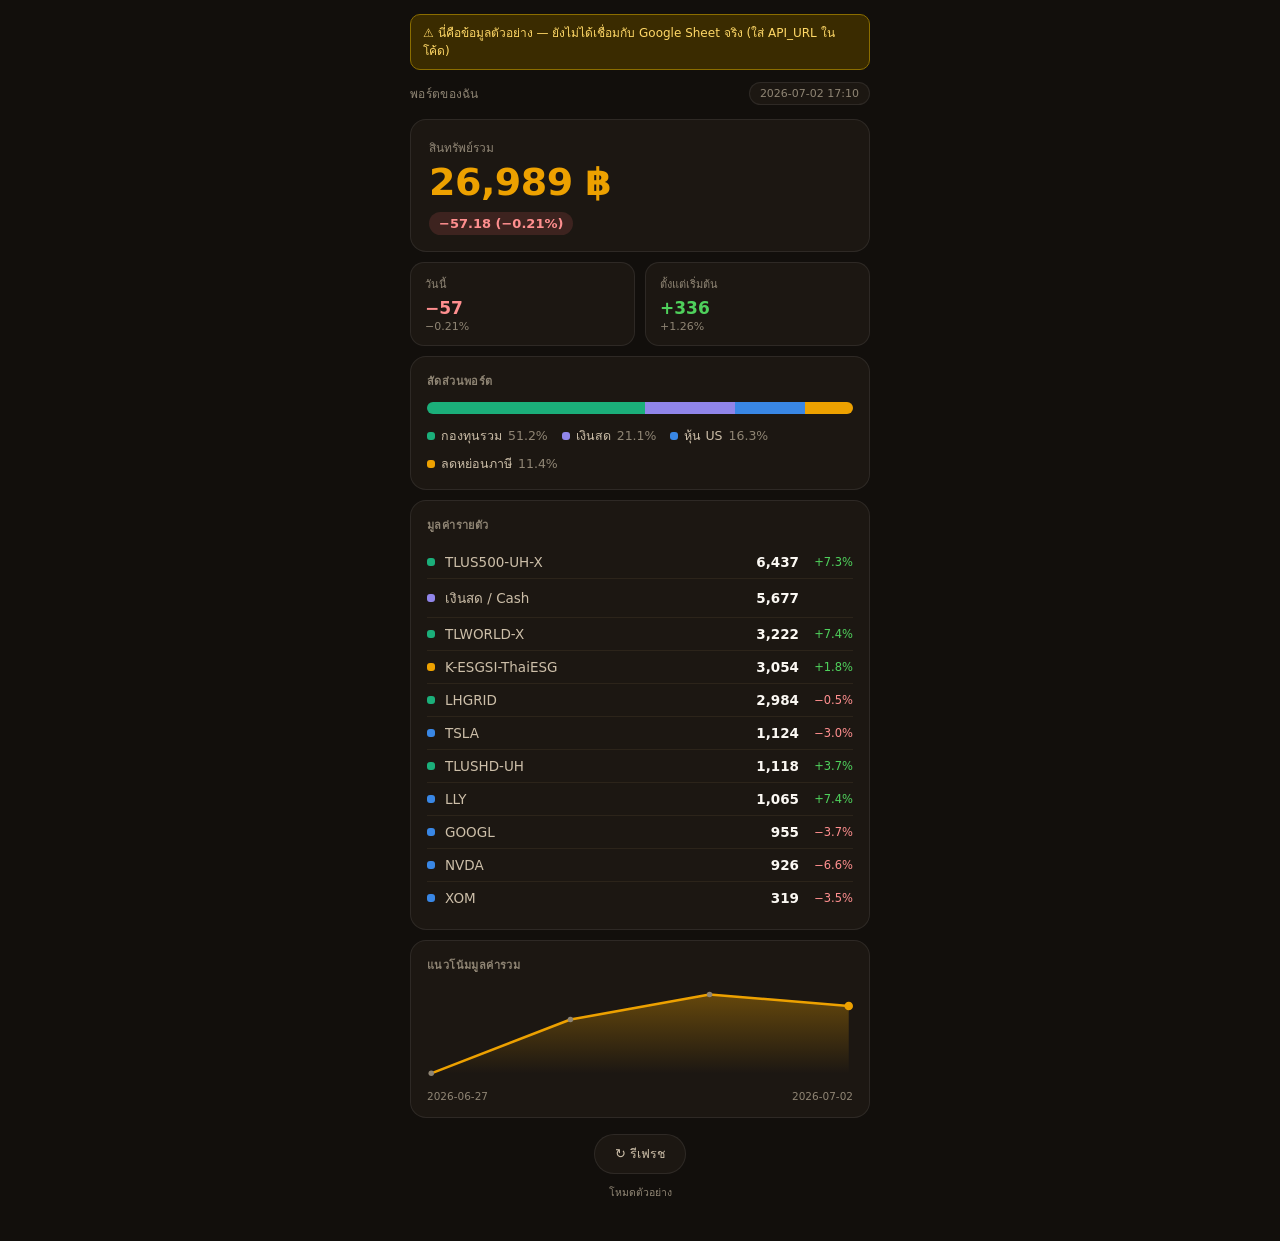
<file: line-dashboard.html>
<!DOCTYPE html>
<html lang="th">
<head>
<meta charset="UTF-8">
<meta name="viewport" content="width=device-width, initial-scale=1.0, maximum-scale=1.0">
<title>พอร์ตของฉัน</title>
<style>
  :root{
    --page:#120f0c; --surface:#1c1712; --surface2:#262019;
    --ink:#fbf8f3; --ink2:#cdbfa9; --muted:#8f8574;
    --border:rgba(255,255,255,.08); --grid:#2c241a;
    --gold:#eda100; --green:#1baf7a; --blue:#3987e5;
    --violet:#9085e9; --rose:#d55181;
    --good:#0ca30c; --bad:#e66767;
  }
  *{box-sizing:border-box;margin:0;padding:0;-webkit-tap-highlight-color:transparent}
  html,body{background:var(--page)}
  body{color:var(--ink);font-family:system-ui,-apple-system,"Segoe UI",sans-serif;
       min-height:100vh;padding:14px 14px 40px}
  .wrap{max-width:460px;margin:0 auto}

  .banner{background:#3a2b00;border:1px solid #8a6d00;color:#ffd866;font-size:12px;
    border-radius:10px;padding:9px 12px;margin-bottom:12px;line-height:1.5;display:none}
  .banner.on{display:block}

  header{display:flex;align-items:center;justify-content:space-between;margin-bottom:14px}
  header .label{font-size:12px;color:var(--muted);letter-spacing:.3px}
  header .stamp{font-size:11px;color:var(--muted);background:var(--surface);
    border:1px solid var(--border);border-radius:20px;padding:4px 10px;font-variant-numeric:tabular-nums}

  .hero{background:var(--surface);border:1px solid var(--border);border-radius:16px;
    padding:18px 18px 16px;margin-bottom:10px}
  .hero .lbl{font-size:12px;color:var(--muted);margin-bottom:6px}
  .hero .num{font-size:38px;font-weight:700;color:var(--gold);line-height:1.05;
    font-variant-numeric:tabular-nums;letter-spacing:-.5px}
  .hero .chip{display:inline-flex;align-items:center;gap:4px;margin-top:9px;
    font-size:13px;font-weight:600;padding:4px 10px;border-radius:20px;
    font-variant-numeric:tabular-nums}
  .chip.up{background:rgba(12,163,12,.16);color:#4fd15c}
  .chip.down{background:rgba(230,103,103,.16);color:#ff8f8f}
  .chip.flat{background:var(--surface2);color:var(--muted)}

  .statpair{display:grid;grid-template-columns:1fr 1fr;gap:10px;margin-bottom:10px}
  .statpair .cell{background:var(--surface);border:1px solid var(--border);border-radius:14px;padding:12px 14px}
  .statpair .cell .lbl{font-size:11px;color:var(--muted);margin-bottom:5px}
  .statpair .cell .v{font-size:17px;font-weight:700;font-variant-numeric:tabular-nums}
  .statpair .cell .v.up{color:#4fd15c} .statpair .cell .v.down{color:#ff8f8f} .statpair .cell .v.flat{color:var(--ink2)}
  .statpair .cell .sub{font-size:11px;color:var(--muted);margin-top:2px}

  .card{background:var(--surface);border:1px solid var(--border);border-radius:16px;
    padding:15px 16px;margin-bottom:10px}
  .card h2{font-size:11px;font-weight:700;color:var(--muted);letter-spacing:.4px;
    text-transform:uppercase;margin-bottom:12px}

  .stackbar{display:flex;height:12px;border-radius:6px;overflow:hidden;background:var(--surface2);margin-bottom:12px}
  .stackbar .seg{height:100%}
  .glegend{display:flex;flex-wrap:wrap;gap:8px 14px}
  .glegend .item{display:flex;align-items:center;gap:6px;font-size:12.5px;color:var(--ink2)}
  .glegend .dot{width:8px;height:8px;border-radius:3px;flex:none}
  .glegend .pc{color:var(--muted);font-variant-numeric:tabular-nums}

  .hrow{display:flex;align-items:center;gap:10px;padding:8px 0;border-bottom:1px solid var(--grid)}
  .hrow:last-child{border-bottom:none}
  .hrow .dot{width:8px;height:8px;border-radius:3px;flex:none}
  .hrow .nm{flex:1;font-size:13.5px;color:var(--ink2);white-space:nowrap;overflow:hidden;text-overflow:ellipsis}
  .hrow .v{font-size:13.5px;font-variant-numeric:tabular-nums;font-weight:600}
  .hrow .pc{font-size:11.5px;color:var(--muted);width:44px;text-align:right;font-variant-numeric:tabular-nums}

  .sparkbox{position:relative}
  .sparklbl{display:flex;justify-content:space-between;font-size:10.5px;color:var(--muted);margin-top:4px}

  footer{text-align:center;margin-top:16px}
  footer .refresh{background:var(--surface);border:1px solid var(--border);color:var(--ink2);
    padding:9px 20px;border-radius:20px;font-size:12.5px;cursor:pointer}
  footer .refresh:active{background:var(--surface2)}
  footer .note{font-size:10.5px;color:var(--muted);margin-top:10px;line-height:1.6}
  footer .close{display:none;margin-top:10px}
  footer .close.on{display:inline-block}
</style>
</head>
<body>
<div class="wrap">

  <div class="banner" id="banner"></div>

  <header>
    <div class="label">พอร์ตของฉัน</div>
    <div class="stamp" id="stamp">—</div>
  </header>

  <div class="hero">
    <div class="lbl">สินทรัพย์รวม</div>
    <div class="num" id="h-total">—</div>
    <span class="chip flat" id="h-chip">—</span>
  </div>

  <div class="statpair">
    <div class="cell">
      <div class="lbl">วันนี้</div>
      <div class="v flat" id="s-today">—</div>
      <div class="sub" id="s-today-sub"></div>
    </div>
    <div class="cell">
      <div class="lbl">ตั้งแต่เริ่มต้น</div>
      <div class="v flat" id="s-since">—</div>
      <div class="sub" id="s-since-sub"></div>
    </div>
  </div>

  <div class="card">
    <h2>สัดส่วนพอร์ต</h2>
    <div class="stackbar" id="bar"></div>
    <div class="glegend" id="legend"></div>
  </div>

  <div class="card">
    <h2>มูลค่ารายตัว</h2>
    <div id="holdings"></div>
  </div>

  <div class="card">
    <h2>แนวโน้มมูลค่ารวม</h2>
    <div class="sparkbox">
      <svg id="spark" viewBox="0 0 400 90" style="width:100%;height:auto"></svg>
      <div class="sparklbl"><span id="spark-lo"></span><span id="spark-hi"></span></div>
    </div>
  </div>

  <footer>
    <button class="refresh" id="refresh">↻ รีเฟรช</button>
    <button class="refresh close" id="closeBtn">ปิดหน้าต่าง</button>
    <div class="note" id="note">กำลังโหลดข้อมูล…</div>
  </footer>

</div>

<script src="https://static.line-scdn.net/liff/edge/2/sdk.js"></script>
<script>
"use strict";
/* ═══ ตั้งค่า: วางลิงก์ Google Apps Script Web App ตรงนี้ ═══ */
const API_URL = "";              // เช่น "https://script.google.com/macros/s/XXXXX/exec"
const LIFF_ID = "";              // เช่น "1234567890-abcdEFGH" (จาก LINE Developers Console)

const GC = {us:"#3987e5",fund:"#1baf7a",tax:"#eda100",cash:"#9085e9",gold:"#eda100",etf:"#e66767",other:"#d55181"};
const GN = {us:"หุ้น US",fund:"กองทุนรวม",tax:"ลดหย่อนภาษี",cash:"เงินสด",gold:"ทองคำ",etf:"ETF",other:"อื่นๆ"};
const fmt=(n,d=2)=>Number(n).toLocaleString("th-TH",{minimumFractionDigits:d,maximumFractionDigits:d});
const cls=n=>n>0.005?"up":n<-0.005?"down":"flat";
const sign=n=>n>=0?"+":"−";

/* ═══ ข้อมูลตัวอย่าง (ใช้แสดงผลจนกว่าจะเชื่อม API_URL จริง) ═══ */
const DEMO = {
  updated:"2026-07-02 17:10",
  entries:[
    {date:"2026-06-27", total:26652.28},
    {date:"2026-06-30", total:26920.66},
    {date:"2026-07-01", total:27045.69},
    {date:"2026-07-02", total:26988.51}
  ],
  groups:[
    {key:"fund", value:13761.33},
    {key:"cash", value:5676.95},
    {key:"us",   value:4388.01},
    {key:"tax",  value:3054.04}
  ],
  holdings:[
    {name:"TLUS500-UH-X", grp:"fund", value:6437.37, pct:7.29},
    {name:"เงินสด / Cash", grp:"cash", value:5676.95, pct:null},
    {name:"TLWORLD-X", grp:"fund", value:3221.59, pct:7.39},
    {name:"K-ESGSI-ThaiESG", grp:"tax", value:3054.04, pct:1.80},
    {name:"LHGRID", grp:"fund", value:2984.16, pct:-0.53},
    {name:"TSLA", grp:"us", value:1124.19, pct:-2.98},
    {name:"LLY", grp:"us", value:1065.03, pct:7.40},
    {name:"TLUSHD-UH", grp:"fund", value:1118.21, pct:3.74},
    {name:"GOOGL", grp:"us", value:955.13, pct:-3.67},
    {name:"NVDA", grp:"us", value:925.68, pct:-6.63},
    {name:"XOM", grp:"us", value:318.76, pct:-3.49}
  ]
};

let liffReady=false;
function tryLiff(){
  if(!LIFF_ID || typeof liff==="undefined") return;
  liff.init({liffId:LIFF_ID}).then(()=>{
    liffReady=true;
    if(liff.isInClient()){ document.getElementById("closeBtn").classList.add("on"); }
  }).catch(()=>{});
}
document.getElementById("closeBtn").addEventListener("click",()=>{
  if(liffReady && liff.isInClient()) liff.closeWindow();
});

async function loadData(){
  const banner=document.getElementById("banner"), note=document.getElementById("note");
  if(!API_URL){
    banner.textContent="⚠️ นี่คือข้อมูลตัวอย่าง — ยังไม่ได้เชื่อมกับ Google Sheet จริง (ใส่ API_URL ในโค้ด)";
    banner.classList.add("on");
    render(DEMO);
    note.textContent="โหมดตัวอย่าง";
    return;
  }
  try{
    const res=await fetch(API_URL,{cache:"no-store"});
    if(!res.ok) throw new Error("bad response");
    const data=await res.json();
    render(data);
    note.textContent="อัปเดตล่าสุดจาก Google Sheet";
  }catch(e){
    banner.textContent="⚠️ ดึงข้อมูลจริงไม่สำเร็จ — แสดงข้อมูลตัวอย่างแทน";
    banner.classList.add("on");
    render(DEMO);
    note.textContent="โหมดตัวอย่าง (เชื่อมต่อ API ล้มเหลว)";
  }
}
document.getElementById("refresh").addEventListener("click",loadData);

function render(d){
  document.getElementById("stamp").textContent=d.updated||"—";

  const entries=d.entries||[];
  const last=entries[entries.length-1], prev=entries[entries.length-2], first=entries[0];
  const total=last?last.total:0;

  document.getElementById("h-total").textContent=fmt(total,0)+" ฿";
  const chip=document.getElementById("h-chip");
  if(prev){
    const diff=total-prev.total, pct=prev.total?diff/prev.total*100:0, c=cls(diff);
    chip.className="chip "+c;
    chip.textContent=sign(diff)+fmt(Math.abs(diff))+"  ("+sign(diff)+Math.abs(pct).toFixed(2)+"%)";
  }else{ chip.className="chip flat"; chip.textContent="ไม่มีข้อมูลเทียบ"; }

  function stat(elV,elSub,base){
    if(!base){ document.getElementById(elV).textContent="—"; return; }
    const diff=total-base.total, pct=base.total?diff/base.total*100:0, c=cls(diff);
    const v=document.getElementById(elV); v.className="v "+c;
    v.textContent=sign(diff)+fmt(Math.abs(diff),0);
    document.getElementById(elSub).textContent=sign(diff)+Math.abs(pct).toFixed(2)+"%";
  }
  stat("s-today","s-today-sub",prev);
  stat("s-since","s-since-sub",first!==last?first:null);

  const groups=(d.groups||[]).filter(g=>g.value>0).sort((a,b)=>b.value-a.value);
  const gt=groups.reduce((s,g)=>s+g.value,0);
  const bar=document.getElementById("bar"); bar.textContent="";
  groups.forEach(g=>{
    const seg=document.createElement("div"); seg.className="seg";
    seg.style.width=(g.value/gt*100)+"%";
    seg.style.background=GC[g.key]||GC.other;
    bar.appendChild(seg);
  });
  const lg=document.getElementById("legend"); lg.textContent="";
  groups.forEach(g=>{
    const it=document.createElement("div"); it.className="item";
    const dot=document.createElement("span"); dot.className="dot"; dot.style.background=GC[g.key]||GC.other;
    const nm=document.createElement("span"); nm.textContent=GN[g.key]||g.key;
    const pc=document.createElement("span"); pc.className="pc"; pc.textContent=(g.value/gt*100).toFixed(1)+"%";
    it.append(dot,nm,pc); lg.appendChild(it);
  });

  const hb=document.getElementById("holdings"); hb.textContent="";
  (d.holdings||[]).slice().sort((a,b)=>b.value-a.value).forEach(h=>{
    const row=document.createElement("div"); row.className="hrow";
    const dot=document.createElement("span"); dot.className="dot"; dot.style.background=GC[h.grp]||GC.other;
    const nm=document.createElement("span"); nm.className="nm"; nm.textContent=h.name;
    const v=document.createElement("span"); v.className="v"; v.textContent=fmt(h.value,0);
    const pc=document.createElement("span"); pc.className="pc";
    if(h.pct!=null){ pc.textContent=sign(h.pct)+Math.abs(h.pct).toFixed(1)+"%"; pc.style.color=h.pct>=0?"#4fd15c":"#ff8f8f"; }
    row.append(dot,nm,v,pc); hb.appendChild(row);
  });

  const svg=document.getElementById("spark"); svg.textContent="";
  if(entries.length>=2){
    const vs=entries.map(e=>e.total);
    let lo=Math.min(...vs),hi=Math.max(...vs); if(lo===hi){lo-=1;hi+=1;}
    const W=400,H=90,Lp=4,Rp=4,Tp=8,Bp=8;
    const X=i=>Lp+(W-Lp-Rp)*i/(entries.length-1);
    const Y=v=>Tp+(H-Tp-Bp)*(1-(v-lo)/(hi-lo));
    const NS="http://www.w3.org/2000/svg";
    const grad=document.createElementNS(NS,"linearGradient"); grad.id="sg";
    grad.setAttribute("x1","0"); grad.setAttribute("y1","0"); grad.setAttribute("x2","0"); grad.setAttribute("y2","1");
    grad.innerHTML='<stop offset="0%" stop-color="#eda100" stop-opacity="0.35"/><stop offset="100%" stop-color="#eda100" stop-opacity="0"/>';
    const defs=document.createElementNS(NS,"defs"); defs.appendChild(grad); svg.appendChild(defs);
    const pts=entries.map((e,i)=>X(i)+" "+Y(e.total));
    const area=document.createElementNS(NS,"path");
    area.setAttribute("d","M"+pts.join(" L ")+` L ${X(entries.length-1)} ${H-Bp} L ${X(0)} ${H-Bp} Z`);
    area.setAttribute("fill","url(#sg)"); svg.appendChild(area);
    const line=document.createElementNS(NS,"path");
    line.setAttribute("d","M"+pts.join(" L "));
    line.setAttribute("fill","none"); line.setAttribute("stroke","#eda100");
    line.setAttribute("stroke-width","2.4"); line.setAttribute("stroke-linejoin","round"); line.setAttribute("stroke-linecap","round");
    svg.appendChild(line);
    entries.forEach((e,i)=>{
      const c=document.createElementNS(NS,"circle");
      c.setAttribute("cx",X(i)); c.setAttribute("cy",Y(e.total));
      c.setAttribute("r", i===entries.length-1?4:2.6);
      c.setAttribute("fill", i===entries.length-1?"#eda100":"#8f8574");
      svg.appendChild(c);
    });
    document.getElementById("spark-lo").textContent=entries[0].date;
    document.getElementById("spark-hi").textContent=entries[entries.length-1].date;
  }
}

tryLiff();
loadData();
</script>
</body>
</html>
</file>
